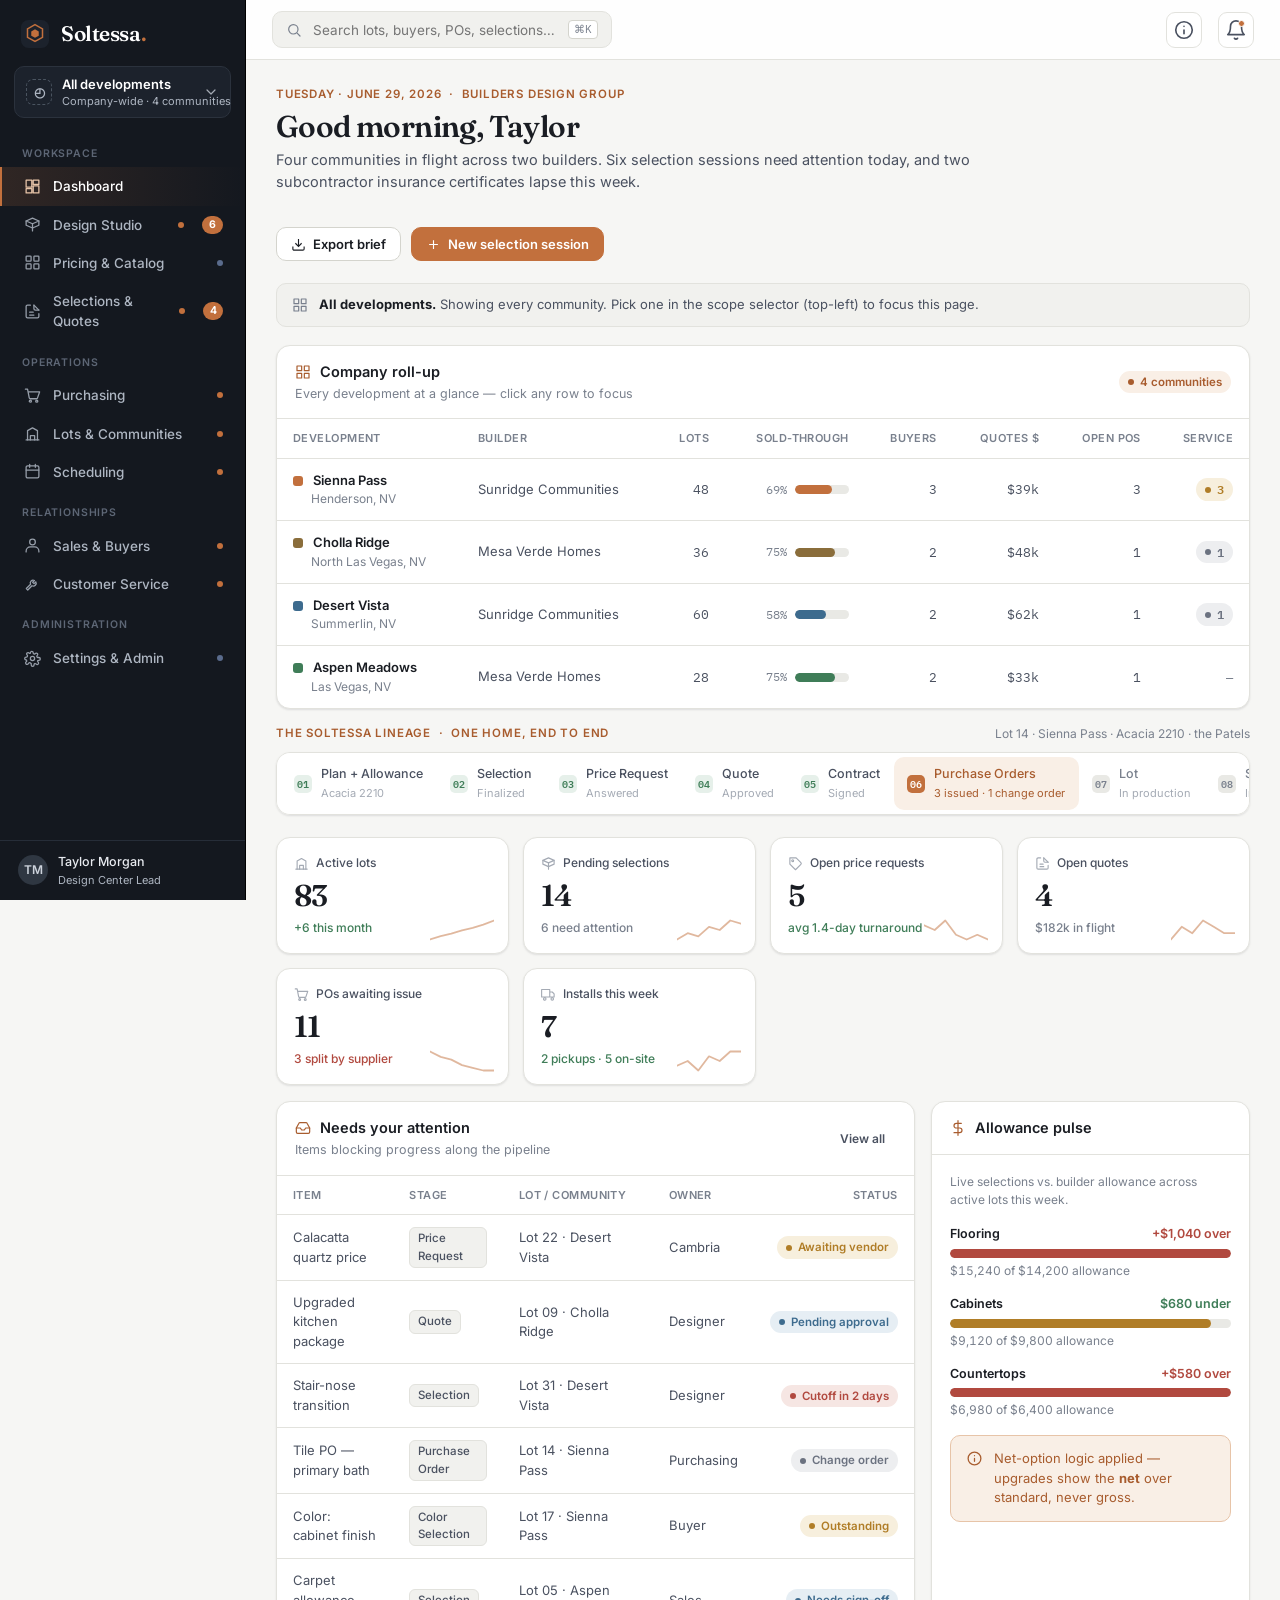
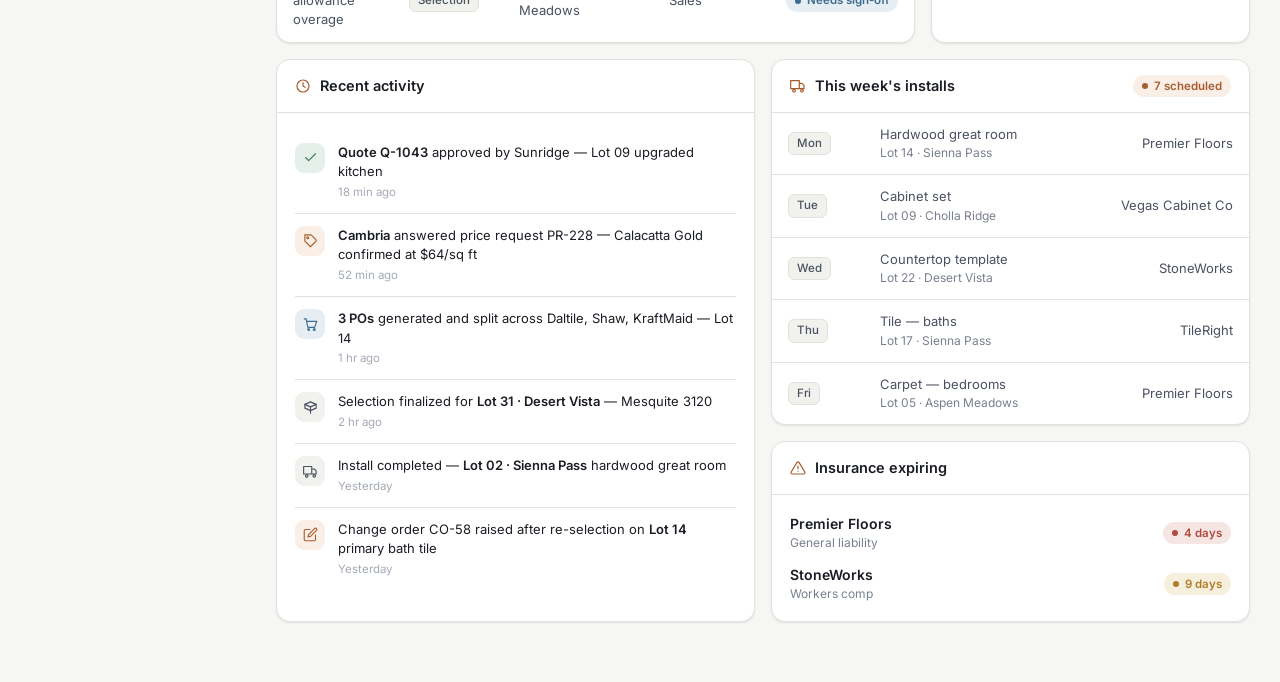
<file: index.html>
<!DOCTYPE html>
<html lang="en">
<head>
<meta charset="utf-8" />
<meta name="viewport" content="width=device-width, initial-scale=1" />
<title>Dashboard · Soltessa</title>
<link rel="preconnect" href="https://fonts.googleapis.com">
<link rel="preconnect" href="https://fonts.gstatic.com" crossorigin>
<link href="https://fonts.googleapis.com/css2?family=Fraunces:opsz,wght@9..144,500;9..144,600;9..144,700&family=Inter:wght@400;500;600;700&family=IBM+Plex+Mono:wght@400;500;600&display=swap" rel="stylesheet">
<link rel="stylesheet" href="assets/css/app.css">
</head>
<body>
<div id="app" data-page="dashboard"></div>
<div class="drawer-scrim" id="scrim"></div>

<template id="page">
  <div class="page-head">
    <div class="page-head-row">
      <div>
        <div class="eyebrow" id="dashEyebrow">Tuesday · June 29, 2026 &nbsp;·&nbsp; Builders Design Group</div>
        <h1 class="page-title">Good morning, Taylor</h1>
        <p class="page-sub" id="dashSub">Four communities in flight across two builders. Six selection sessions need attention today, and two subcontractor insurance certificates lapse this week.</p>
      </div>
      <div class="flex gap-10">
        <button class="btn"><svg viewBox="0 0 24 24" width="15" height="15" fill="none" stroke="currentColor" stroke-width="1.8"><path d="M21 15v4a2 2 0 0 1-2 2H5a2 2 0 0 1-2-2v-4"/><path d="M7 10l5 5 5-5M12 15V3"/></svg>Export brief</button>
        <button class="btn primary"><svg viewBox="0 0 24 24" width="15" height="15" fill="none" stroke="currentColor" stroke-width="1.8"><path d="M12 5v14M5 12h14"/></svg>New selection session</button>
      </div>
    </div>
  </div>

  <div data-scopebar="scoped"></div>

  <!-- Company roll-up (All-developments view only) -->
  <div id="rollup"></div>

  <!-- Signature: the data lineage rail -->
  <div style="margin-bottom:22px">
    <div class="flex items-center between mb-16" style="margin-bottom:9px">
      <div class="eyebrow" style="margin:0">The Soltessa lineage &nbsp;·&nbsp; one home, end to end</div>
      <span class="muted fs-12">Lot 14 · Sienna Pass · Acacia 2210 · the Patels</span>
    </div>
    <div class="lineage" id="lineage"></div>
  </div>

  <!-- KPIs -->
  <div class="kpi-grid mb-16" id="kpis"></div>

  <div class="grid grid-2-1 mb-16">
    <!-- Attention queue -->
    <div class="card">
      <div class="card-head">
        <div>
          <div class="card-title">${ICON_inbox} Needs your attention</div>
          <div class="card-sub">Items blocking progress along the pipeline</div>
        </div>
        <a class="btn sm ghost" href="quotes.html">View all</a>
      </div>
      <div class="card-body flush">
        <div class="tbl-wrap">
          <table class="tbl tbl-clickable">
            <thead><tr><th>Item</th><th>Stage</th><th>Lot / Community</th><th>Owner</th><th class="right">Status</th></tr></thead>
            <tbody id="attn"></tbody>
          </table>
        </div>
      </div>
    </div>

    <!-- Allowance pulse -->
    <div class="card">
      <div class="card-head">
        <div class="card-title">${ICON_dollar} Allowance pulse</div>
      </div>
      <div class="card-body">
        <p class="muted fs-12" style="margin:0 0 16px">Live selections vs. builder allowance across active lots this week.</p>
        <div id="allow"></div>
        <div class="notice accent mt-16">
          ${ICON_info}
          <div>Net-option logic applied — upgrades show the <b>net</b> over standard, never gross.</div>
        </div>
      </div>
    </div>
  </div>

  <div class="grid grid-2">
    <!-- Activity feed -->
    <div class="card">
      <div class="card-head"><div class="card-title">${ICON_clock} Recent activity</div></div>
      <div class="card-body">
        <div class="feed" id="feed"></div>
      </div>
    </div>

    <!-- This week installs + expiring insurance -->
    <div class="stack gap-16">
      <div class="card">
        <div class="card-head"><div class="card-title">${ICON_truck} This week's installs</div><span class="badge accent"><span class="d"></span>7 scheduled</span></div>
        <div class="card-body flush">
          <div class="tbl-wrap"><table class="tbl"><tbody id="installs"></tbody></table></div>
        </div>
      </div>
      <div class="card">
        <div class="card-head"><div class="card-title">${ICON_alert} Insurance expiring</div></div>
        <div class="card-body">
          <div class="stack gap-12" id="insurance"></div>
        </div>
      </div>
    </div>
  </div>
</template>

<script src="assets/data/demo.js"></script>
<script src="assets/js/app.js"></script>
<script>
  // inline icon placeholders resolved before mount
  const S = window.Soltessa;
  document.getElementById('page').innerHTML = document.getElementById('page').innerHTML
    .replaceAll('${ICON_inbox}', S.icon('inbox'))
    .replaceAll('${ICON_dollar}', S.icon('dollar'))
    .replaceAll('${ICON_info}', S.icon('info'))
    .replaceAll('${ICON_clock}', S.icon('clock'))
    .replaceAll('${ICON_truck}', S.icon('truck'))
    .replaceAll('${ICON_alert}', S.icon('alert'));

  S.mount({ active: 'dashboard' });

  // ---- scope-aware dashboard (two altitudes) ----
  const SC = S.scope();
  const commName = SC.isAll ? null : SC.dev.name;
  if (!SC.isAll) {
    document.getElementById('dashEyebrow').innerHTML = `Tuesday · June 29, 2026 &nbsp;·&nbsp; ${SC.dev.name} · ${SC.dev.builder}`;
    const b = DEMO.byComm(DEMO.buyers, commName);
    const open = DEMO.byComm(DEMO.priceRequests, commName).filter(p=>p.status==='Awaiting').length;
    document.getElementById('dashSub').textContent = `${SC.dev.lots} lots in ${SC.dev.name}. ${b.length} active buyers, ${open} open price request${open===1?'':'s'}. Focused view — switch scope to see the whole company.`;
  } else {
    // Company command center: per-development roll-up
    const rows = DEMO.communities.map(c => {
      const buyers = DEMO.byComm(DEMO.buyers, c.name).length;
      const q = DEMO.byComm(DEMO.quotes, c.name).reduce((s,x)=>s+x.amount,0);
      const pos = DEMO.byComm(DEMO.pos, c.name).length;
      const tickets = DEMO.byComm(DEMO.serviceTickets, c.name).length;
      const sold = c.status.sold + c.status.production + c.status.closed;
      const pct = Math.round((sold / c.lots) * 100);
      return { c, buyers, q, pos, tickets, sold, pct };
    });
    document.getElementById('rollup').innerHTML = `
      <div class="card mb-16">
        <div class="card-head"><div><div class="card-title">${S.icon('grid')} Company roll-up</div><div class="card-sub">Every development at a glance — click any row to focus</div></div><span class="badge accent"><span class="d"></span>${DEMO.communities.length} communities</span></div>
        <div class="card-body flush"><div class="tbl-wrap"><table class="tbl tbl-clickable">
          <thead><tr><th>Development</th><th>Builder</th><th class="right">Lots</th><th class="right">Sold-through</th><th class="right">Buyers</th><th class="right">Quotes $</th><th class="right">Open POs</th><th class="right">Service</th></tr></thead>
          <tbody>${rows.map(r=>`<tr data-dev="${r.c.id}">
            <td><div class="cell-lead"><span class="lot-cell ${''}" style="width:10px;height:10px;background:${r.c.accent};border-radius:3px"></span><span class="primary">${r.c.name}</span></div><div class="muted" style="margin-left:18px">${r.c.city}</div></td>
            <td class="muted">${r.c.builder}</td>
            <td class="num right tnum">${r.c.lots}</td>
            <td class="num right"><div class="flex items-center gap-8" style="justify-content:flex-end"><span class="tnum muted">${r.pct}%</span><div class="allow-track" style="width:54px"><div class="allow-fill" style="width:${r.pct}%;background:${r.c.accent}"></div></div></div></td>
            <td class="num right tnum">${r.buyers}</td>
            <td class="num right tnum">$${Math.round(r.q/1000)}k</td>
            <td class="num right tnum">${r.pos}</td>
            <td class="num right">${r.tickets?`<span class="badge ${r.tickets>1?'warn':'neutral'}"><span class="d"></span>${r.tickets}</span>`:'<span class="muted">—</span>'}</td>
          </tr>`).join('')}</tbody>
        </table></div></div>
      </div>`;
    S.resolveIcons(document.getElementById('rollup'));
    document.querySelectorAll('#rollup tr[data-dev]').forEach(tr => tr.addEventListener('click', () => {
      try { sessionStorage.setItem('soltessa.scope', tr.dataset.dev); } catch(e){}
      location.reload();
    }));
  }

  // ---- lineage rail ----
  const steps = [
    { n: '01', label: 'Plan + Allowance', state: 'Acacia 2210', cls: 'done' },
    { n: '02', label: 'Selection', state: 'Finalized', cls: 'done' },
    { n: '03', label: 'Price Request', state: 'Answered', cls: 'done' },
    { n: '04', label: 'Quote', state: 'Approved', cls: 'done' },
    { n: '05', label: 'Contract', state: 'Signed', cls: 'done' },
    { n: '06', label: 'Purchase Orders', state: '3 issued · 1 change order', cls: 'current' },
    { n: '07', label: 'Lot', state: 'In production', cls: '' },
    { n: '08', label: 'Schedule', state: 'Install Aug 12', cls: '' },
    { n: '09', label: 'Service', state: '—', cls: '' },
  ];
  document.getElementById('lineage').innerHTML = steps.map((s, i) => {
    const sep = i < steps.length - 1 ? `<span class="lineage-sep">${S.icon('chevronR')}</span>` : '';
    return `<div class="lineage-step ${s.cls}">
      <span class="ls-num">${s.n}</span>
      <span><span class="ls-label">${s.label}</span><br><span class="ls-state">${s.state}</span></span>
    </div>${sep}`;
  }).join('');

  // ---- KPIs ----
  const kpis = [
    { label: 'Active lots', icon: 'lots', value: '83', delta: '+6 this month', d: 'up', s: [60,64,67,71,74,78,83] },
    { label: 'Pending selections', icon: 'studio', value: '14', delta: '6 need attention', d: 'flat', s: [9,11,10,13,12,15,14] },
    { label: 'Open price requests', icon: 'tag', value: '5', delta: 'avg 1.4-day turnaround', d: 'up', s: [8,7,9,6,5,6,5] },
    { label: 'Open quotes', icon: 'quotes', value: '4', delta: '$182k in flight', d: 'flat', s: [3,5,4,6,5,4,4] },
    { label: 'POs awaiting issue', icon: 'purchasing', value: '11', delta: '3 split by supplier', d: 'down', s: [18,16,15,13,12,11,11] },
    { label: 'Installs this week', icon: 'truck', value: '7', delta: '2 pickups · 5 on-site', d: 'up', s: [4,5,3,6,5,7,7] },
  ];
  document.getElementById('kpis').innerHTML = kpis.map(k => `
    <div class="kpi">
      <div class="kpi-label">${S.icon(k.icon)} ${k.label}</div>
      <div class="kpi-value">${k.value}</div>
      <div class="kpi-delta ${k.d}">${k.delta}</div>
      ${S.spark(k.s)}
    </div>`).join('');

  // ---- attention queue ----
  const attn = [
    ['Calacatta quartz price', 'Price Request', 'Lot 22 · Desert Vista', 'Cambria', '<span class="badge warn"><span class="d"></span>Awaiting vendor</span>'],
    ['Upgraded kitchen package', 'Quote', 'Lot 09 · Cholla Ridge', 'Designer', '<span class="badge info"><span class="d"></span>Pending approval</span>'],
    ['Stair-nose transition', 'Selection', 'Lot 31 · Desert Vista', 'Designer', '<span class="badge danger"><span class="d"></span>Cutoff in 2 days</span>'],
    ['Tile PO — primary bath', 'Purchase Order', 'Lot 14 · Sienna Pass', 'Purchasing', '<span class="badge neutral"><span class="d"></span>Change order</span>'],
    ['Color: cabinet finish', 'Color Selection', 'Lot 17 · Sienna Pass', 'Buyer', '<span class="badge warn"><span class="d"></span>Outstanding</span>'],
    ['Carpet allowance overage', 'Selection', 'Lot 05 · Aspen Meadows', 'Sales', '<span class="badge info"><span class="d"></span>Needs sign-off</span>'],
  ];
  const attnShown = commName ? attn.filter(r => r[2].includes(commName)) : attn;
  document.getElementById('attn').innerHTML = (attnShown.length ? attnShown : attn).map(r => `
    <tr><td class="primary">${r[0]}</td><td><span class="tag">${r[1]}</span></td>
    <td>${r[2]}</td><td class="muted">${r[3]}</td><td class="right">${r[4]}</td></tr>`).join('');
  // keep attn reference aligned for click handlers
  window._attnShown = attnShown.length ? attnShown : attn;

  // ---- allowance pulse ----
  const allow = [
    { cat: 'Flooring', used: 15240, cap: 14200 },
    { cat: 'Cabinets', used: 9120, cap: 9800 },
    { cat: 'Countertops', used: 6980, cap: 6400 },
  ];
  document.getElementById('allow').innerHTML = allow.map(a => {
    const pct = Math.min(100, (a.used / a.cap) * 100);
    const over = a.used > a.cap;
    const warn = !over && pct > 88;
    const delta = a.used - a.cap;
    const cls = over ? 'over' : (warn ? 'warn' : '');
    const dtxt = over ? `+$${delta.toLocaleString()} over` : `$${Math.abs(delta).toLocaleString()} under`;
    return `<div style="margin-bottom:15px">
      <div class="allow-row"><span class="cat">${a.cat}</span>
        <span class="delta ${over?'over':'under'}">${dtxt}</span></div>
      <div class="allow-track"><div class="allow-fill ${cls}" style="width:${pct}%"></div></div>
      <div class="muted fs-12 tnum" style="margin-top:4px">$${a.used.toLocaleString()} of $${a.cap.toLocaleString()} allowance</div>
    </div>`;
  }).join('');

  // ---- feed ----
  const feed = [
    ['ok', 'check', '<b>Quote Q-1043</b> approved by Sunridge — Lot 09 upgraded kitchen', '18 min ago'],
    ['accent', 'tag', '<b>Cambria</b> answered price request PR-228 — Calacatta Gold confirmed at $64/sq ft', '52 min ago'],
    ['info', 'purchasing', '<b>3 POs</b> generated and split across Daltile, Shaw, KraftMaid — Lot 14', '1 hr ago'],
    ['', 'studio', 'Selection finalized for <b>Lot 31 · Desert Vista</b> — Mesquite 3120', '2 hr ago'],
    ['', 'truck', 'Install completed — <b>Lot 02 · Sienna Pass</b> hardwood great room', 'Yesterday'],
    ['accent', 'edit', 'Change order CO-58 raised after re-selection on <b>Lot 14</b> primary bath tile', 'Yesterday'],
  ];
  document.getElementById('feed').innerHTML = feed.map(f => `
    <div class="feed-item">
      <div class="feed-dot ${f[0]}">${S.icon(f[1])}</div>
      <div class="feed-body"><div class="t">${f[2]}</div><div class="feed-time">${f[3]}</div></div>
    </div>`).join('');

  // ---- installs ----
  const installs = [
    ['Mon', 'Hardwood great room', 'Lot 14 · Sienna Pass', 'Premier Floors'],
    ['Tue', 'Cabinet set', 'Lot 09 · Cholla Ridge', 'Vegas Cabinet Co'],
    ['Wed', 'Countertop template', 'Lot 22 · Desert Vista', 'StoneWorks'],
    ['Thu', 'Tile — baths', 'Lot 17 · Sienna Pass', 'TileRight'],
    ['Fri', 'Carpet — bedrooms', 'Lot 05 · Aspen Meadows', 'Premier Floors'],
  ];
  document.getElementById('installs').innerHTML = installs.map(r => `
    <tr><td><span class="tag">${r[0]}</span></td><td class="primary">${r[1]}<div class="muted">${r[2]}</div></td>
    <td class="muted right">${r[3]}</td></tr>`).join('');

  // ---- insurance ----
  const ins = [
    { name: 'Premier Floors', type: 'General liability', days: 4, cls: 'danger' },
    { name: 'StoneWorks', type: 'Workers comp', days: 9, cls: 'warn' },
  ];
  document.getElementById('insurance').innerHTML = ins.map(i => `
    <div class="flex items-center between ins-row" data-ins="${i.name}" style="cursor:pointer">
      <div><div class="fw-600">${i.name}</div><div class="muted fs-12">${i.type}</div></div>
      <span class="badge ${i.cls}"><span class="d"></span>${i.days} days</span>
    </div>`).join('');

  // ============ INTERACTIVITY ============
  const hdrBtns = document.querySelectorAll('.page-head .btn');
  // Export brief
  hdrBtns[0].addEventListener('click', () => {
    S.modal({
      eyebrow: 'Dashboard', title: 'Export daily brief',
      body: `<p class="modal-intro">Generate a PDF snapshot of today's pipeline status, attention items, installs, and allowance pulse for the active development.</p>
        <div class="form-grid">
          <label class="field"><span class="field-lbl">Format</span><select data-field="fmt"><option>PDF</option><option>Excel</option><option>Email summary</option></select></label>
          <label class="field"><span class="field-lbl">Scope</span><select data-field="scope"><option>Active development</option><option>All developments</option></select></label>
          <label class="field span-2"><span class="field-lbl">Include</span>
            <div class="chip-set" data-field="incl"><button class="chip-toggle on" data-val="KPIs">KPIs</button><button class="chip-toggle on" data-val="Attention queue">Attention queue</button><button class="chip-toggle on" data-val="Installs">Installs</button><button class="chip-toggle" data-val="Activity log">Activity log</button></div></label>
        </div>`,
      actions: [{ label: 'Cancel', kind: 'ghost' }, { label: 'Generate', kind: 'primary', icon: 'download', onClick: () => S.toast('Daily brief generated — download started (demo).') }],
    });
  });
  // New selection session
  hdrBtns[1].addEventListener('click', () => newSessionModal());
  function newSessionModal() {
    S.modal({
      eyebrow: 'Design Studio', title: 'Start a new selection session',
      body: `<p class="modal-intro">Open a buyer's finish-selection session against a plan and lot. Quantities auto-fill from plan dimensions.</p>
        <div class="form-grid">
          <label class="field"><span class="field-lbl">Buyer name</span><input data-field="buyer" placeholder="e.g. Jordan & Casey Lee" /></label>
          <label class="field"><span class="field-lbl">Lot</span><input data-field="lot" placeholder="e.g. Lot 27" /></label>
          <label class="field"><span class="field-lbl">Plan</span><select data-field="plan">${DEMO.plans.map(p => `<option>${p.name}</option>`).join('')}</select></label>
          <label class="field"><span class="field-lbl">Designer</span><select data-field="designer"><option>Taylor Morgan</option><option>Dana Reyes</option></select></label>
        </div>`,
      actions: [{ label: 'Cancel', kind: 'ghost' }, { label: 'Open session', kind: 'primary', icon: 'studio', onClick: (m) => {
        const f = S.readForm(m); S.toast(`Session opened for ${f.buyer || 'new buyer'} · ${f.plan}. Redirecting…`);
        setTimeout(() => location.href = 'design-studio.html', 900);
      } }],
    });
  }

  // Lineage steps → drawer with stage detail
  const stageDetail = {
    'Plan + Allowance': 'Acacia 2210 · 2,210 sq ft · 3 bd / 2.5 ba. Allowances: Flooring $14,200 · Cabinets $9,800 · Countertops $6,400.',
    'Selection': 'Finalized Jun 24 by Taylor Morgan. 9 line items across 8 rooms. Net over allowance: +$1,040.',
    'Price Request': 'PR-228 (Cambria · Calacatta Gold) answered at $64/sq ft, 1.4-day turnaround.',
    'Quote': 'Q-1043 issued $182k, approved by Sunridge Jun 26. Valid through Jul 26.',
    'Contract': 'Buyer selection contract signed Jun 27. Option Selection Agreement on file.',
    'Purchase Orders': '3 POs issued (Daltile, Shaw, KraftMaid). 1 change order (CO-58, +$312) pending.',
    'Lot': 'Lot 14 · Sienna Pass. In production. Plan Acacia 2210. Lot premium $18,000.',
    'Schedule': 'Hardwood great-room install Aug 12 · Premier Floors. Cabinet rough-in cutoff Jul 5.',
    'Service': 'No post-close service record yet — home is pre-close.',
  };
  document.querySelectorAll('#lineage .lineage-step').forEach(step => {
    step.style.cursor = 'pointer';
    step.addEventListener('click', () => {
      const label = step.querySelector('.ls-label').textContent;
      S.drawer({ eyebrow: 'Lineage · Lot 14 · Sienna Pass', title: label,
        body: `<div class="lineage condensed mb-16">${steps.map(s => `<div class="lineage-step ${s.label===label?'current':(s.cls==='done'?'done':'')}"><span class="ls-num">${s.cls==='done'&&s.label!==label?S.icon('check'):s.n}</span><span class="ls-label">${s.label}</span></div>`).join('<span class="lineage-sep"></span>')}</div>
          <p class="fs-13" style="line-height:1.65;color:var(--ink-2)">${stageDetail[label] || ''}</p>
          <div class="flex gap-8 mt-16"><button class="btn primary sm" data-toast="Opening full record (demo).">Open full record</button><button class="btn ghost sm" data-drawer-close>Close</button></div>` });
    });
  });

  // KPI cards → jump to relevant module
  const kpiTargets = ['lots.html','design-studio.html','quotes.html','quotes.html','purchasing.html','scheduling.html'];
  document.querySelectorAll('#kpis .kpi').forEach((card, i) => {
    card.style.cursor = 'pointer';
    card.addEventListener('click', () => location.href = kpiTargets[i]);
  });

  // Attention rows → contextual modal routed by stage
  const stageRoute = { 'Price Request':'quotes.html', 'Quote':'quotes.html', 'Selection':'design-studio.html', 'Purchase Order':'purchasing.html', 'Color Selection':'design-studio.html' };
  document.querySelectorAll('#attn tr').forEach((tr, i) => {
    tr.addEventListener('click', () => {
      const r = (window._attnShown || attn)[i];
      S.modal({ eyebrow: r[1] + ' · ' + r[2], title: r[0], size: 'sm',
        body: `<div class="meta-list">
          <div class="ml-row"><span class="ml-k">Stage</span><span class="ml-v"><span class="tag">${r[1]}</span></span></div>
          <div class="ml-row"><span class="ml-k">Lot / Community</span><span class="ml-v">${r[2]}</span></div>
          <div class="ml-row"><span class="ml-k">Owner</span><span class="ml-v">${r[3]}</span></div>
          <div class="ml-row"><span class="ml-k">Status</span><span class="ml-v">${r[4]}</span></div>
        </div>`,
        actions: [{ label: 'Dismiss', kind: 'ghost' }, { label: 'Go to ' + r[1], kind: 'primary', icon: 'arrowR', onClick: () => location.href = (stageRoute[r[1]] || 'lots.html') }] });
    });
  });

  // Feed + install rows → toast acknowledgement
  document.querySelectorAll('#feed .feed-item').forEach((el, i) => { el.style.cursor='pointer'; el.addEventListener('click', () => S.toast('Activity: ' + feed[i][2].replace(/<[^>]+>/g,''))); });
  document.querySelectorAll('#installs tr').forEach((tr, i) => { tr.style.cursor='pointer'; tr.classList.add('tbl-clickable'); tr.addEventListener('click', () => location.href='scheduling.html'); });

  // Insurance rows → modal
  document.querySelectorAll('.ins-row').forEach((row, i) => row.addEventListener('click', () => {
    const x = ins[i];
    S.confirmAction({ eyebrow:'Supplier compliance', title: x.name + ' — ' + x.type, icon:'send',
      message: `${x.type} certificate lapses in ${x.days} days. Send a renewal-request reminder to ${x.name}?`,
      confirmLabel: 'Send reminder', onConfirm: () => S.toast('Renewal reminder sent to ' + x.name + ' (demo).') });
  }));

  // "View all" already links to quotes.html via href — leave as-is.
</script>
</body>
</html>
</file>
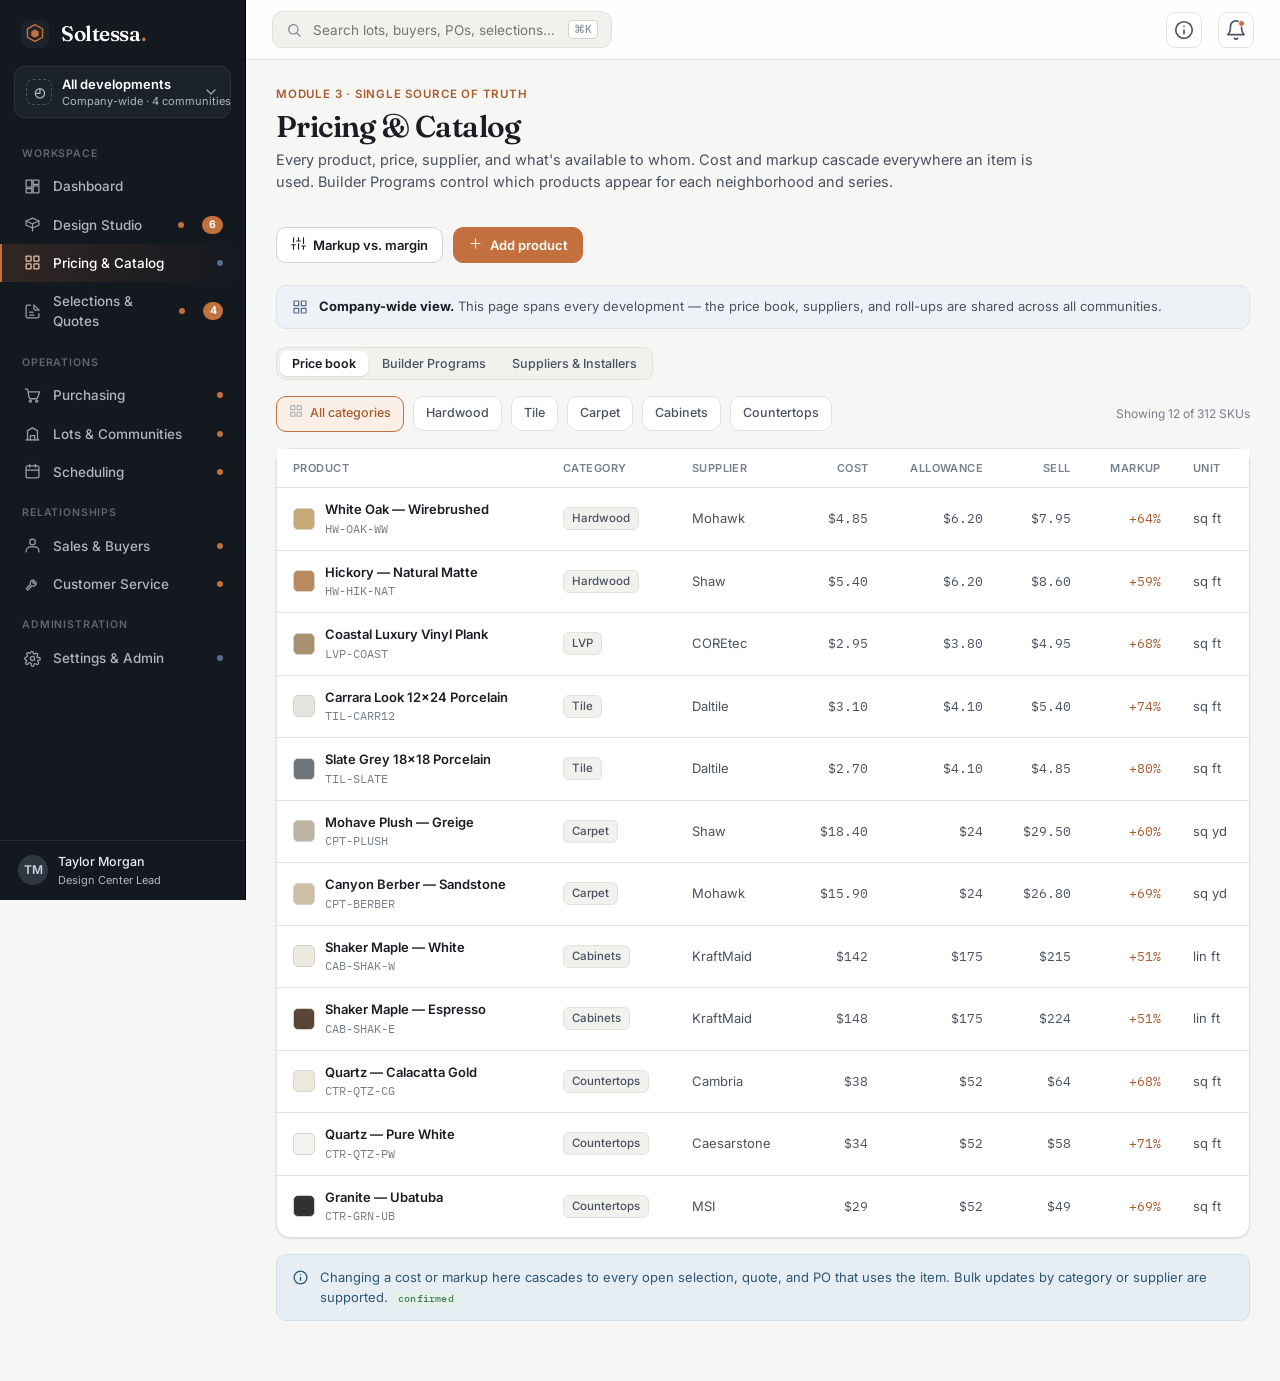
<file: catalog.html>
<!DOCTYPE html>
<html lang="en">
<head>
<meta charset="utf-8" />
<meta name="viewport" content="width=device-width, initial-scale=1" />
<title>Pricing & Catalog · Soltessa</title>
<link rel="preconnect" href="https://fonts.googleapis.com"><link rel="preconnect" href="https://fonts.gstatic.com" crossorigin>
<link href="https://fonts.googleapis.com/css2?family=Fraunces:opsz,wght@9..144,500;9..144,600;9..144,700&family=Inter:wght@400;500;600;700&family=IBM+Plex+Mono:wght@400;500;600&display=swap" rel="stylesheet">
<link rel="stylesheet" href="assets/css/app.css">
</head>
<body>
<div id="app" data-page="catalog"></div>
<div class="drawer-scrim" id="scrim"></div>

<template id="page">
  <div class="page-head">
    <div class="page-head-row">
      <div>
        <div class="eyebrow">Module 3 · Single source of truth</div>
        <h1 class="page-title">Pricing & Catalog</h1>
        <p class="page-sub">Every product, price, supplier, and what's available to whom. Cost and markup cascade everywhere an item is used. Builder Programs control which products appear for each neighborhood and series.</p>
      </div>
      <div class="flex gap-10">
        <button class="btn"><span data-ic="sliders"></span>Markup vs. margin</button>
        <button class="btn primary"><span data-ic="plus"></span>Add product</button>
      </div>
    </div>
  </div>

  <div data-scopebar="company"></div>

  <div class="seg mb-16" id="tabs">
    <button class="active" data-tab="catalog">Price book</button>
    <button data-tab="programs">Builder Programs</button>
    <button data-tab="suppliers">Suppliers & Installers</button>
  </div>

  <!-- PRICE BOOK -->
  <div data-panel="catalog">
    <div class="filterbar" data-target="#cat" data-filter-scope>
      <span class="fchip active" data-match="all"><span data-ic="grid"></span>All categories</span>
      <span class="fchip" data-match="Hardwood">Hardwood</span><span class="fchip" data-match="Tile">Tile</span><span class="fchip" data-match="Carpet">Carpet</span>
      <span class="fchip" data-match="Cabinets">Cabinets</span><span class="fchip" data-match="Countertops">Countertops</span>
      <span style="flex:1"></span>
      <span class="muted fs-12">Showing 12 of 312 SKUs</span>
    </div>
    <div class="card">
      <div class="card-body flush">
        <div class="tbl-wrap"><table class="tbl tbl-clickable">
          <thead><tr><th>Product</th><th>Category</th><th>Supplier</th><th class="right">Cost</th><th class="right">Allowance</th><th class="right">Sell</th><th class="right">Markup</th><th>Unit</th></tr></thead>
          <tbody id="cat"></tbody>
        </table></div>
      </div>
    </div>
    <div class="notice info mt-16"><span data-ic="info"></span><div>Changing a cost or markup here cascades to every open selection, quote, and PO that uses the item. Bulk updates by category or supplier are supported. <span class="prov conf">confirmed</span></div></div>
  </div>

  <!-- BUILDER PROGRAMS -->
  <div data-panel="programs" style="display:none">
    <div class="notice accent mb-16"><span data-ic="info"></span><div><b>Builder Programs</b> are an availability matrix — they define which catalog items and program prices are offered by neighborhood and series, and carry the cutoff rules that filter what a buyer sees in Design Studio. <span class="prov boss">BOSS</span></div></div>
    <div class="card">
      <div class="card-head"><div class="card-title"><span data-ic="catalog"></span>Availability matrix — Sunridge Standard Program</div><span class="badge ok"><span class="d"></span>Active</span></div>
      <div class="card-body flush">
        <div class="tbl-wrap"><table class="tbl">
          <thead><tr><th>Product</th><th class="right">Sienna Pass<br><span class="muted" style="font-weight:400">Acacia / Sabino</span></th><th class="right">Desert Vista<br><span class="muted" style="font-weight:400">Mesquite</span></th><th class="right">Program price</th></tr></thead>
          <tbody id="prog"></tbody>
        </table></div>
      </div>
    </div>
  </div>

  <!-- SUPPLIERS -->
  <div data-panel="suppliers" style="display:none">
    <div class="grid grid-2">
      <div class="card">
        <div class="card-head"><div class="card-title"><span data-ic="box"></span>Suppliers</div></div>
        <div class="card-body flush"><div class="tbl-wrap"><table class="tbl tbl-clickable">
          <thead><tr><th>Supplier</th><th>Terms</th><th>Insurance</th></tr></thead><tbody id="sup"></tbody>
        </table></div></div>
      </div>
      <div class="card">
        <div class="card-head"><div class="card-title"><span data-ic="users"></span>Installers / subcontractors</div></div>
        <div class="card-body flush"><div class="tbl-wrap"><table class="tbl tbl-clickable">
          <thead><tr><th>Crew</th><th>Categories</th><th class="right">Callback rate</th></tr></thead><tbody id="inst"></tbody>
        </table></div></div>
      </div>
    </div>
  </div>
</template>

<script src="assets/data/demo.js"></script>
<script src="assets/js/app.js"></script>
<script>
  const S = window.Soltessa;
  S.mount({ active: 'catalog' });
  const money = n => '$' + n.toLocaleString(undefined,{minimumFractionDigits:n%1?2:0,maximumFractionDigits:2});

  // price book
  document.getElementById('cat').innerHTML = DEMO.catalog.map(c => {
    const markup = Math.round(((c.sell - c.cost)/c.cost)*100);
    return `<tr>
      <td><div class="cell-lead"><span class="swatch swatch-sm" style="background:${c.color}"></span>
        <div><span class="primary">${c.name}</span><div class="muted t-mono">${c.sku}</div></div></div></td>
      <td><span class="tag">${c.cat}</span></td><td class="muted">${c.supplier}</td>
      <td class="num tnum">${money(c.cost)}</td><td class="num tnum muted">${money(c.allow)}</td>
      <td class="num tnum primary">${money(c.sell)}</td>
      <td class="num tnum" style="color:var(--accent-d)">+${markup}%</td>
      <td class="muted">${c.unit}</td></tr>`;
  }).join('');

  // programs availability
  const prog = [
    ['White Oak — Wirebrushed','✓','✓','$7.95 / sq ft'],
    ['Carrara Look Porcelain','✓','✓','$5.40 / sq ft'],
    ['Quartz — Calacatta Gold','✓','—','$64 / sq ft'],
    ['Shaker Maple — White','✓','✓','$215 / lin ft'],
    ['Granite — Ubatuba','—','✓','$49 / sq ft'],
    ['Mohave Plush Carpet','✓','✓','$29.50 / sq yd'],
  ];
  const mark = v => v==='✓' ? '<span class="badge ok"><span class="d"></span>Offered</span>' : '<span class="badge neutral">Not offered</span>';
  document.getElementById('prog').innerHTML = prog.map(p=>`
    <tr><td class="primary">${p[0]}</td><td class="right">${mark(p[1])}</td><td class="right">${mark(p[2])}</td><td class="num tnum primary">${p[3]}</td></tr>`).join('');

  // suppliers
  const sup = [
    ['Daltile','Net 30','<span class="badge ok"><span class="d"></span>Valid → 2027'],
    ['Mohawk','Net 45','<span class="badge ok"><span class="d"></span>Valid → 2026'],
    ['Shaw','Net 30','<span class="badge ok"><span class="d"></span>Valid → 2027'],
    ['Cambria','Net 30','<span class="badge ok"><span class="d"></span>Valid → 2026'],
    ['KraftMaid','Net 60','<span class="badge ok"><span class="d"></span>Valid → 2027'],
    ['MSI','Net 30','<span class="badge warn"><span class="d"></span>Renews 30 days'],
  ];
  document.getElementById('sup').innerHTML = sup.map(s=>`<tr><td class="primary">${s[0]}</td><td class="muted">${s[1]}</td><td>${s[2]}</span></td></tr>`).join('');

  const inst = [
    ['Premier Floors','Hardwood · Carpet · LVP','2.1%'],
    ['TileRight','Tile · Backsplash','1.4%'],
    ['Vegas Cabinet Co','Cabinets','3.8%'],
    ['StoneWorks','Countertops','0.9%'],
  ];
  document.getElementById('inst').innerHTML = inst.map(i=>{
    const r=parseFloat(i[2]); const cls=r>3?'danger':r>2?'warn':'ok';
    return `<tr><td class="primary">${i[0]}</td><td class="muted">${i[1]}</td><td class="right"><span class="badge ${cls}"><span class="d"></span>${i[2]}</span></td></tr>`;
  }).join('');

  // ============ INTERACTIVITY ============
  const hb = document.querySelectorAll('.page-head .btn');
  // Markup vs margin reference
  hb[0].addEventListener('click', () => S.modal({ eyebrow:'Pricing reference', title:'Markup vs. margin', size:'sm',
    body:`<p class="modal-intro">These are distinct calculations. Markup is over <b>cost</b>; margin is of <b>sell price</b>.</p>
      <div class="meta-list">
        <div class="ml-row"><span class="ml-k">Cost</span><span class="ml-v t-mono">$4.85</span></div>
        <div class="ml-row"><span class="ml-k">Sell</span><span class="ml-v t-mono">$7.95</span></div>
        <div class="ml-row"><span class="ml-k">Markup (over cost)</span><span class="ml-v t-mono" style="color:var(--accent-d)">+63.9%</span></div>
        <div class="ml-row"><span class="ml-k">Margin (of sell)</span><span class="ml-v t-mono" style="color:var(--ok)">39.0%</span></div>
      </div>` }));
  // Add product
  hb[1].addEventListener('click', () => S.modal({ eyebrow:'Price book', title:'Add product',
    body:`<div class="form-grid">
      <label class="field span-2"><span class="field-lbl">Product name</span><input data-field="name" placeholder="e.g. European Oak — Matte"/></label>
      <label class="field"><span class="field-lbl">Category</span><select data-field="cat"><option>Hardwood</option><option>Tile</option><option>Carpet</option><option>LVP</option><option>Cabinets</option><option>Countertops</option></select></label>
      <label class="field"><span class="field-lbl">Supplier</span><input data-field="sup" placeholder="e.g. Mohawk"/></label>
      <label class="field"><span class="field-lbl">Cost</span><input data-field="cost" type="number" placeholder="4.85"/></label>
      <label class="field"><span class="field-lbl">Sell</span><input data-field="sell" type="number" placeholder="7.95"/></label>
      <label class="field"><span class="field-lbl">Unit</span><select data-field="unit"><option>sq ft</option><option>sq yd</option><option>lin ft</option><option>unit</option></select></label>
      <label class="field"><span class="field-lbl">Allowance value</span><input data-field="allow" type="number" placeholder="6.20"/></label>
    </div>`,
    actions:[{label:'Cancel',kind:'ghost'},{label:'Add to price book',kind:'primary',icon:'plus',onClick:(m)=>{const f=S.readForm(m);S.toast(`“${f.name||'New product'}” added to the price book (demo).`);}}] }));

  // price-book rows → edit price
  document.querySelectorAll('#cat tr').forEach((tr,i)=>tr.addEventListener('click',()=>{
    const c = DEMO.catalog[i];
    S.modal({ eyebrow:`${c.sku} · ${c.cat}`, title:c.name,
      body:`<p class="modal-intro">Edit pricing. Changes cascade to every open selection, quote, and PO using this item.</p>
        <div class="form-grid">
          <label class="field"><span class="field-lbl">Cost (${c.unit})</span><input data-field="cost" type="number" value="${c.cost}"/></label>
          <label class="field"><span class="field-lbl">Allowance value</span><input data-field="allow" type="number" value="${c.allow}"/></label>
          <label class="field"><span class="field-lbl">Sell price</span><input data-field="sell" type="number" value="${c.sell}"/></label>
          <label class="field"><span class="field-lbl">Supplier</span><input data-field="sup" value="${c.supplier}"/></label>
        </div>
        <div class="notice info mt-16"><span data-ic="info"></span><div>Current markup over cost: <b>+${Math.round(((c.sell-c.cost)/c.cost)*100)}%</b>.</div></div>`,
      actions:[{label:'Cancel',kind:'ghost'},{label:'Save & cascade',kind:'primary',icon:'check',onClick:()=>S.toast(`${c.name} pricing updated — cascaded to all open records (demo).`)}] });
  }));

  // program rows → toggle availability
  document.querySelectorAll('#prog tr').forEach((tr,i)=>{ tr.classList.add('tbl-clickable'); tr.addEventListener('click',()=>{
    const p = prog[i];
    S.modal({ eyebrow:'Builder program · availability', title:p[0], size:'sm',
      body:`<p class="modal-intro">Toggle which neighborhoods offer this product and set program price.</p>
        <div class="form-grid">
          <div class="field span-2"><span class="field-lbl">Offered in</span><div class="chip-set" data-field="hoods"><button class="chip-toggle ${p[1]==='✓'?'on':''}" data-val="Sienna Pass">Sienna Pass</button><button class="chip-toggle ${p[2]==='✓'?'on':''}" data-val="Desert Vista">Desert Vista</button><button class="chip-toggle" data-val="Cholla Ridge">Cholla Ridge</button><button class="chip-toggle" data-val="Aspen Meadows">Aspen Meadows</button></div></div>
          <label class="field span-2"><span class="field-lbl">Program price</span><input data-field="price" value="${p[3]}"/></label>
        </div>`,
      actions:[{label:'Cancel',kind:'ghost'},{label:'Save program',kind:'primary',icon:'check',onClick:()=>S.toast(`Availability updated for ${p[0]} (demo).`)}] });
  });});

  // supplier rows → detail
  document.querySelectorAll('#sup tr').forEach((tr,i)=>tr.addEventListener('click',()=>{
    const s = sup[i];
    S.drawer({ eyebrow:'Supplier record', title:s[0], width:480,
      body:`<div class="meta-list mb-16">
        <div class="ml-row"><span class="ml-k">Payment terms</span><span class="ml-v">${s[1]}</span></div>
        <div class="ml-row"><span class="ml-k">Insurance</span><span class="ml-v">${s[2]}</span></div>
        <div class="ml-row"><span class="ml-k">Open POs</span><span class="ml-v t-mono">${2+i}</span></div>
        <div class="ml-row"><span class="ml-k">Spend YTD</span><span class="ml-v t-mono">$${(40+i*12).toLocaleString()}k</span></div>
      </div>
      <div class="flex gap-8"><button class="btn primary sm" data-toast="Insurance reminder sent (demo).">${S.icon('send')}Request COI</button><button class="btn ghost sm" data-drawer-close>Close</button></div>` });
  }));

  // installer rows → detail
  document.querySelectorAll('#inst tr').forEach((tr,i)=>tr.addEventListener('click',()=>{
    const x = inst[i];
    S.drawer({ eyebrow:'Installer / subcontractor', title:x[0], width:480,
      body:`<div class="meta-list mb-16">
        <div class="ml-row"><span class="ml-k">Categories</span><span class="ml-v">${x[1]}</span></div>
        <div class="ml-row"><span class="ml-k">Callback rate (90d)</span><span class="ml-v t-mono">${x[2]}</span></div>
        <div class="ml-row"><span class="ml-k">Jobs assigned</span><span class="ml-v t-mono">${18+i*6}</span></div>
        <div class="ml-row"><span class="ml-k">Avg close time</span><span class="ml-v t-mono">${(3.6+i).toFixed(1)}d</span></div>
      </div>
      <div class="notice ${parseFloat(x[2])>3?'warn':'info'}"><span data-ic="info"></span><div>Performance feeds bid awarding (Purchasing) and supplier records.</div></div>
      <div class="flex gap-8 mt-16"><button class="btn ghost sm" data-drawer-close>Close</button></div>` });
  }));

  // tabs
  document.querySelectorAll('#tabs button').forEach(b=>b.addEventListener('click',()=>{
    document.querySelectorAll('#tabs button').forEach(x=>x.classList.remove('active'));
    b.classList.add('active');
    const t=b.dataset.tab;
    document.querySelectorAll('[data-panel]').forEach(p=>p.style.display=p.dataset.panel===t?'':'none');
  }));
</script>
</body>
</html>
</file>
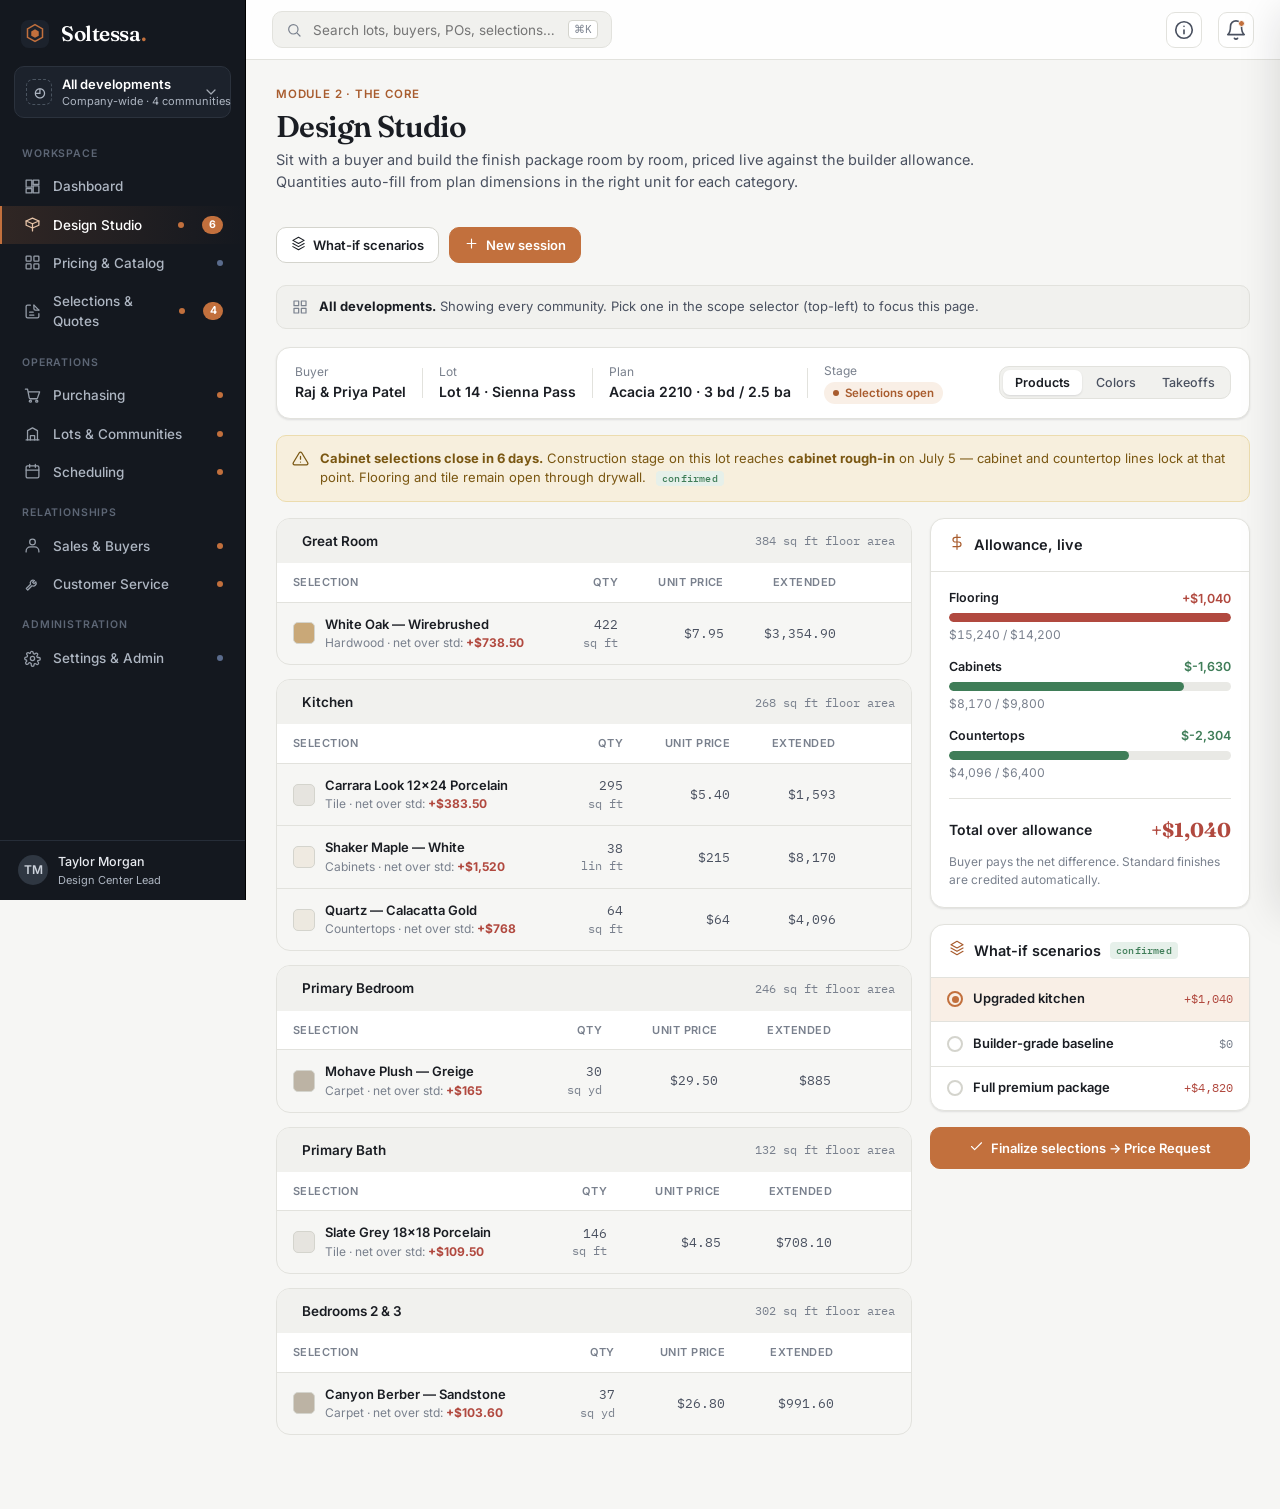
<file: design-studio.html>
<!DOCTYPE html>
<html lang="en">
<head>
<meta charset="utf-8" />
<meta name="viewport" content="width=device-width, initial-scale=1" />
<title>Design Studio · Soltessa</title>
<link rel="preconnect" href="https://fonts.googleapis.com">
<link rel="preconnect" href="https://fonts.gstatic.com" crossorigin>
<link href="https://fonts.googleapis.com/css2?family=Fraunces:opsz,wght@9..144,500;9..144,600;9..144,700&family=Inter:wght@400;500;600;700&family=IBM+Plex+Mono:wght@400;500;600&display=swap" rel="stylesheet">
<link rel="stylesheet" href="assets/css/app.css">
</head>
<body>
<div id="app" data-page="studio"></div>
<div class="drawer-scrim" id="scrim"></div>

<!-- Flooring calculator drawer -->
<div class="drawer" id="calcDrawer">
  <div class="drawer-head">
    <div>
      <div class="eyebrow" style="margin:0">Flooring calculator <span class="prov boss">BOSS</span></div>
      <h3 class="t-display" style="font-size:20px;margin-top:4px">Great Room — White Oak</h3>
    </div>
    <button class="top-action btn-icon" data-drawer-close aria-label="Close" data-ic="x"></button>
  </div>
  <div class="drawer-body" id="calcBody"></div>
</div>

<template id="page">
  <div class="page-head">
    <div class="page-head-row">
      <div>
        <div class="eyebrow">Module 2 · The core</div>
        <h1 class="page-title">Design Studio</h1>
        <p class="page-sub">Sit with a buyer and build the finish package room by room, priced live against the builder allowance. Quantities auto-fill from plan dimensions in the right unit for each category.</p>
      </div>
      <div class="flex gap-10">
        <button class="btn"><span data-ic="layers"></span>What-if scenarios</button>
        <button class="btn primary"><span data-ic="plus"></span>New session</button>
      </div>
    </div>
  </div>

  <div data-scopebar="scoped"></div>

  <!-- session context bar -->
  <div class="card mb-16">
    <div class="card-body" style="padding:14px 18px">
      <div class="flex items-center between wrap gap-16">
        <div class="flex items-center gap-16 wrap">
          <div>
            <div class="muted fs-12">Buyer</div>
            <div class="fw-600">Raj & Priya Patel</div>
          </div>
          <div style="width:1px;height:30px;background:var(--line)"></div>
          <div>
            <div class="muted fs-12">Lot</div>
            <div class="fw-600">Lot 14 · Sienna Pass</div>
          </div>
          <div style="width:1px;height:30px;background:var(--line)"></div>
          <div>
            <div class="muted fs-12">Plan</div>
            <div class="fw-600">Acacia 2210 · 3 bd / 2.5 ba</div>
          </div>
          <div style="width:1px;height:30px;background:var(--line)"></div>
          <div>
            <div class="muted fs-12">Stage</div>
            <div class="fw-600"><span class="badge accent"><span class="d"></span>Selections open</span></div>
          </div>
        </div>
        <div class="seg" id="studioTabs">
          <button class="active" data-tab="products">Products</button>
          <button data-tab="colors">Colors</button>
          <button data-tab="takeoffs">Takeoffs</button>
        </div>
      </div>
    </div>
  </div>

  <!-- cutoff notice -->
  <div class="notice warn mb-16">
    <span data-ic="alert"></span>
    <div><b>Cabinet selections close in 6 days.</b> Construction stage on this lot reaches <b>cabinet rough-in</b> on July 5 — cabinet and countertop lines lock at that point. Flooring and tile remain open through drywall. <span class="prov conf" style="margin-left:6px">confirmed</span></div>
  </div>

  <div class="studio">
    <!-- LEFT: room-by-room selection -->
    <div>
      <div data-panel="products"><div id="rooms"></div></div>
      <div data-panel="colors" style="display:none"><div id="colorsPanel"></div></div>
      <div data-panel="takeoffs" style="display:none"><div id="takeoffsPanel"></div></div>
    </div>

    <!-- RIGHT: live allowance panel -->
    <div class="stack gap-16" style="position:sticky;top:78px">
      <div class="card">
        <div class="card-head"><div class="card-title"><span data-ic="dollar"></span>Allowance, live</div></div>
        <div class="card-body">
          <div id="allowLive"></div>
          <div class="doc-rule"></div>
          <div class="flex items-center between">
            <span class="fw-600">Total over allowance</span>
            <span class="t-display fw-700" style="font-size:20px;color:var(--danger)">+$1,040</span>
          </div>
          <p class="muted fs-12" style="margin:8px 0 0">Buyer pays the net difference. Standard finishes are credited automatically.</p>
        </div>
      </div>

      <div class="card">
        <div class="card-head"><div class="card-title"><span data-ic="layers"></span>What-if scenarios <span class="prov conf">confirmed</span></div></div>
        <div class="card-body flush">
          <div id="scenarios"></div>
        </div>
      </div>

      <button class="btn primary" style="width:100%;padding:11px"><span data-ic="check"></span>Finalize selections → Price Request</button>
    </div>
  </div>
</template>

<script src="assets/data/demo.js"></script>
<script src="assets/js/app.js"></script>
<script>
  const S = window.Soltessa;
  S.mount({ active: 'studio' });

  // ---- rooms (room-by-room, per-category unit) ----
  // each room: products with auto-filled qty in correct UoM
  const rooms = [
    { name: 'Great Room', sqft: 384, locked: false, items: [
      { sel: 'White Oak — Wirebrushed', cat: 'Hardwood', unit: 'sq ft', qty: 422, price: 7.95, allowPrice: 6.20, std: 'Builder LVP', calc: true },
    ]},
    { name: 'Kitchen', sqft: 268, locked: false, items: [
      { sel: 'Carrara Look 12×24 Porcelain', cat: 'Tile', unit: 'sq ft', qty: 295, price: 5.40, allowPrice: 4.10, std: 'Builder tile', calc: true },
      { sel: 'Shaker Maple — White', cat: 'Cabinets', unit: 'lin ft', qty: 38, price: 215, allowPrice: 175, std: 'Oak builder', locked: true },
      { sel: 'Quartz — Calacatta Gold', cat: 'Countertops', unit: 'sq ft', qty: 64, price: 64, allowPrice: 52, std: 'Laminate', locked: true },
    ]},
    { name: 'Primary Bedroom', sqft: 246, locked: false, items: [
      { sel: 'Mohave Plush — Greige', cat: 'Carpet', unit: 'sq yd', qty: 30, price: 29.50, allowPrice: 24.00, std: 'Builder carpet', calc: true },
    ]},
    { name: 'Primary Bath', sqft: 132, locked: false, items: [
      { sel: 'Slate Grey 18×18 Porcelain', cat: 'Tile', unit: 'sq ft', qty: 146, price: 4.85, allowPrice: 4.10, std: 'Builder tile', calc: true },
    ]},
    { name: 'Bedrooms 2 & 3', sqft: 302, locked: false, items: [
      { sel: 'Canyon Berber — Sandstone', cat: 'Carpet', unit: 'sq yd', qty: 37, price: 26.80, allowPrice: 24.00, std: 'Builder carpet', calc: true },
    ]},
  ];

  const money = n => '$' + n.toLocaleString(undefined, { minimumFractionDigits: n % 1 ? 2 : 0, maximumFractionDigits: 2 });

  document.getElementById('rooms').innerHTML = rooms.map(room => {
    const rows = room.items.map(it => {
      const ext = it.qty * it.price;
      const net = it.qty * (it.price - it.allowPrice);
      const over = net > 0;
      const lockBadge = it.locked ? '<span class="badge danger" style="margin-left:7px"><span class="d"></span>locks Jul 5</span>' : '';
      const calcBtn = it.calc ? `<button class="btn sm ghost" data-drawer="calcDrawer" title="Open flooring calculator"><span data-ic="calc"></span></button>` : '';
      return `<tr>
        <td>
          <div class="cell-lead">
            <span class="swatch swatch-sm" style="background:${swatchFor(it.cat)}"></span>
            <div><span class="primary">${it.sel}</span><div class="muted">${it.cat} · net over std: <b style="color:${over?'var(--danger)':'var(--ok)'}">${over?'+':''}${money(net)}</b></div></div>
          </div>
        </td>
        <td class="num tnum">${it.qty.toLocaleString()}<div class="muted" style="font-weight:400">${it.unit}</div></td>
        <td class="num tnum">${money(it.price)}</td>
        <td class="num tnum primary">${money(ext)}</td>
        <td class="right" style="white-space:nowrap">${calcBtn}</td>
      </tr>`;
    }).join('');
    return `<div class="room-group">
      <div class="room-head">
        <div class="rn"><span data-ic="home"></span>${room.name}</div>
        <div class="rd">${room.sqft} sq ft floor area</div>
      </div>
      <div class="tbl-wrap"><table class="tbl">
        <thead><tr><th>Selection</th><th class="right">Qty</th><th class="right">Unit price</th><th class="right">Extended</th><th></th></tr></thead>
        <tbody>${rows}</tbody>
      </table></div>
    </div>`;
  }).join('');

  function swatchFor(cat) {
    const m = { Hardwood:'#c9a878', Tile:'#e6e4df', Carpet:'#bcb3a4', Cabinets:'#efeae1', Countertops:'#ede9e0', LVP:'#a8916f' };
    return m[cat] || '#ddd';
  }

  // ---- live allowance ----
  const live = [
    { cat: 'Flooring', used: 15240, cap: 14200 },
    { cat: 'Cabinets', used: 8170, cap: 9800 },
    { cat: 'Countertops', used: 4096, cap: 6400 },
  ];
  document.getElementById('allowLive').innerHTML = live.map(a => {
    const pct = Math.min(100, (a.used / a.cap) * 100);
    const over = a.used > a.cap, warn = !over && pct > 88;
    const cls = over ? 'over' : (warn ? 'warn' : '');
    const delta = a.used - a.cap;
    return `<div style="margin-bottom:14px">
      <div class="allow-row"><span class="cat">${a.cat}</span>
        <span class="delta ${over?'over':'under'}">${over?'+':''}${money(delta)}</span></div>
      <div class="allow-track"><div class="allow-fill ${cls}" style="width:${pct}%"></div></div>
      <div class="muted fs-12 tnum" style="margin-top:4px">${money(a.used)} / ${money(a.cap)}</div>
    </div>`;
  }).join('');

  // ---- scenarios ----
  const scen = [
    { name: 'Upgraded kitchen', total: '+$1,040', active: true },
    { name: 'Builder-grade baseline', total: '$0', active: false },
    { name: 'Full premium package', total: '+$4,820', active: false },
  ];
  document.getElementById('scenarios').innerHTML = scen.map((s,i) => `
    <div class="flex items-center between" style="padding:12px 16px;border-bottom:${i<scen.length-1?'1px solid var(--line)':'none'};${s.active?'background:var(--accent-bg)':''}">
      <div class="flex items-center gap-10">
        <span style="width:16px;height:16px;border-radius:50%;border:2px solid ${s.active?'var(--accent)':'var(--line-2)'};display:grid;place-items:center">
          ${s.active?'<span style="width:7px;height:7px;border-radius:50%;background:var(--accent)"></span>':''}
        </span>
        <span class="fw-600 fs-13">${s.name}</span>
      </div>
      <span class="t-mono fs-12 ${s.total.startsWith('+')?'':''}" style="color:${s.total.startsWith('+')?'var(--danger)':'var(--ink-3)'}">${s.total}</span>
    </div>`).join('');

  // ---- flooring calculator drawer body ----
  document.getElementById('calcBody').innerHTML = `
    <p class="muted fs-13" style="margin-top:0">Converts room dimensions into material quantity in the correct unit, with waste, plank direction, and transitions — not a naïve area × price. <span class="prov conf">confirmed in BOSS</span></p>
    <div class="card" style="margin:14px 0"><div class="card-body">
      <div class="meta">
        <dt>Room</dt><dd>Great Room</dd>
        <dt>Floor area</dt><dd class="t-mono">384 sq ft</dd>
        <dt>Product</dt><dd>White Oak — Wirebrushed</dd>
        <dt>Unit of measure</dt><dd><span class="badge accent"><span class="d"></span>sq ft</span></dd>
      </div>
    </div></div>
    <div class="divider"><span class="lbl">Calculation</span><span class="line"></span></div>
    <table class="tbl"><tbody>
      <tr><td>Net floor area</td><td class="num tnum">384.0 sq ft</td></tr>
      <tr><td>Waste factor — diagonal layout</td><td class="num tnum">+10%</td></tr>
      <tr><td>Plank direction — run long axis</td><td class="num tnum">included</td></tr>
      <tr><td>Transitions / thresholds (3)</td><td class="num tnum">+2.4 sq ft</td></tr>
      <tr style="background:var(--accent-bg)"><td class="primary">Order quantity</td><td class="num tnum primary">422.4 sq ft</td></tr>
    </tbody></table>
    <div class="notice info" style="margin-top:16px"><span data-ic="info"></span><div>Carpet would compute in <b>sq yd</b>; cabinets in <b>lineal feet</b>. The calculator respects each category's unit so takeoffs and POs stay trustworthy.</div></div>
    <button class="btn primary mt-16" style="width:100%"><span data-ic="check"></span>Apply 422.4 sq ft to line item</button>
  `;
  S.resolveIcons(document.getElementById('calcBody'));
  S.resolveIcons(document.getElementById('calcDrawer'));

  // ============ INTERACTIVITY ============
  // Colors panel (distinct color-selection step)
  const colorRows = [
    ['Great Room', 'White Oak — Wirebrushed', 'Natural', ['Natural','Smoked','Driftwood'], 'ok'],
    ['Kitchen', 'Quartz — Calacatta Gold', 'Calacatta Gold', ['Calacatta Gold','Calacatta Nuvo','Brittanicca'], 'ok'],
    ['Kitchen', 'Shaker Maple', 'Pure White', ['Pure White','Dover White','Linen','Espresso'], 'warn'],
    ['Primary Bath', 'Carrara Look 12×24', 'Bianco', ['Bianco','Grigio','Statuario'], 'outstanding'],
    ['Primary Bed', 'Mohave Plush Carpet', '— not selected —', ['Greige','Sandstone','Pewter'], 'outstanding'],
  ];
  document.getElementById('colorsPanel').innerHTML = `
    <div class="notice info mb-16"><span data-ic="palette"></span><div>Color selection is a <b>distinct step</b> from product selection — it often happens later and has its own deadlines. <span class="prov boss">BOSS</span></div></div>
    <div class="card"><div class="card-head"><div class="card-title"><span data-ic="swatch"></span>Color schedule</div><span class="card-sub">Per-room finish choices</span></div>
    <div class="card-body flush"><div class="tbl-wrap"><table class="tbl tbl-clickable"><thead><tr><th>Room</th><th>Product line</th><th>Color / finish</th><th class="right">Status</th></tr></thead><tbody id="colorBody"></tbody></table></div></div></div>`;
  const stMap = { ok:'<span class="badge ok"><span class="d"></span>Selected', warn:'<span class="badge warn"><span class="d"></span>Tentative', outstanding:'<span class="badge danger"><span class="d"></span>Outstanding' };
  document.getElementById('colorBody').innerHTML = colorRows.map((c,i) => `<tr data-cidx="${i}"><td class="muted">${c[0]}</td><td class="primary">${c[1]}</td><td>${c[2].startsWith('—')?'<span class="muted">'+c[2]+'</span>':c[2]}</td><td class="right">${stMap[c[4]]}</span></td></tr>`).join('');
  S.resolveIcons(document.getElementById('colorsPanel'));
  document.querySelectorAll('#colorBody tr').forEach(tr => tr.addEventListener('click', () => {
    const c = colorRows[+tr.dataset.cidx];
    S.modal({ eyebrow: c[0] + ' · color selection', title: c[1],
      body: `<p class="modal-intro">Choose the specific color / finish for this product line.</p>
        <div class="swatch-grid">${c[3].map((opt,i)=>`<label class="swatch-opt ${opt===c[2]?'on':''}"><input type="radio" name="col" ${opt===c[2]?'checked':''} data-opt="${opt}"><span class="swatch" style="background:${['#c9a878','#b98a5e','#a8916f','#6f7479','#cdbfa6','#ede9e0'][i%6]}"></span><span class="swatch-name">${opt}</span></label>`).join('')}</div>`,
      actions: [{ label:'Cancel', kind:'ghost' }, { label:'Save color', kind:'primary', icon:'check', onClick:(m)=>{ const sel=m.querySelector('input[name=col]:checked'); S.toast(`${c[1]} → ${sel?sel.dataset.opt:c[2]} saved for ${c[0]}.`); } }] });
  }));

  // Takeoffs panel
  const takeoffs = [
    ['Great Room','Hardwood','sq ft', 422.4],['Kitchen','Tile','sq ft', 268.0],['Kitchen','Cabinets','lin ft', 38.0],
    ['Kitchen','Countertops','sq ft', 64.0],['Primary Bed','Carpet','sq yd', 30.0],['Primary Bath','Tile','sq ft', 146.0],
    ['Bed 2 & 3','Carpet','sq yd', 37.0],['Entry / Hall','Tile','sq ft', 96.0],
  ];
  document.getElementById('takeoffsPanel').innerHTML = `
    <div class="notice accent mb-16"><span data-ic="ruler"></span><div>Auto-calculated per lot from plan dimensions, in each category's correct unit — the version purchasing and installers trust. <span class="prov conf">confirmed</span></div></div>
    <div class="card"><div class="card-head"><div class="card-title"><span data-ic="ruler"></span>Measurements & takeoffs</div><button class="btn ghost sm" data-toast="Takeoff sheet exported (demo).">${S.icon('download')}Export</button></div>
    <div class="card-body flush"><div class="tbl-wrap"><table class="tbl"><thead><tr><th>Room</th><th>Category</th><th>Unit</th><th class="right">Order qty</th></tr></thead><tbody>${takeoffs.map(t=>`<tr><td class="primary">${t[0]}</td><td><span class="tag">${t[1]}</span></td><td class="muted t-mono">${t[2]}</td><td class="num right tnum fw-600">${t[3].toFixed(1)}</td></tr>`).join('')}</tbody></table></div></div></div>`;
  S.resolveIcons(document.getElementById('takeoffsPanel'));

  // Scenarios — selectable (radio behavior), update total
  const scenTotals = { 'Upgraded kitchen':'+$1,040', 'Builder-grade baseline':'$0', 'Full premium package':'+$4,820' };
  function bindScenarios() {
    document.querySelectorAll('#scenarios > div').forEach((row,i) => {
      row.style.cursor='pointer';
      row.addEventListener('click', () => {
        document.querySelectorAll('#scenarios > div').forEach(r=>{ r.style.background=''; const dot=r.querySelector('span span'); const ring=r.querySelector('span'); if(ring){ring.style.border='2px solid var(--line-2)';} if(dot)dot.remove(); });
        row.style.background='var(--accent-bg)';
        const ring=row.querySelector('span'); ring.style.border='2px solid var(--accent)'; ring.innerHTML='<span style="width:7px;height:7px;border-radius:50%;background:var(--accent)"></span>';
        const name=row.querySelector('.fw-600').textContent;
        const tot=scenTotals[name]||'$0';
        document.querySelector('.t-display.fw-700').textContent=tot;
        document.querySelector('.t-display.fw-700').style.color = tot==='$0'?'var(--ok)':'var(--danger)';
        S.toast(`Scenario “${name}” applied — total ${tot} over allowance.`);
      });
    });
  }
  bindScenarios();

  // header + finalize buttons
  const topBtns = document.querySelectorAll('.page-head .btn');
  topBtns[0].addEventListener('click', () => { document.querySelector('#studioTabs button[data-tab="products"]').click(); S.toast('Showing all what-if scenarios in the right panel.'); });
  topBtns[1].addEventListener('click', () => S.modal({ eyebrow:'Design Studio', title:'Start a new selection session',
    body:`<p class="modal-intro">Open a buyer's finish-selection session.</p><div class="form-grid"><label class="field"><span class="field-lbl">Buyer</span><input data-field="buyer" placeholder="Buyer name"/></label><label class="field"><span class="field-lbl">Lot</span><input data-field="lot" placeholder="Lot #"/></label><label class="field span-2"><span class="field-lbl">Plan</span><select data-field="plan">${DEMO.plans.map(p=>`<option>${p.name}</option>`).join('')}</select></label></div>`,
    actions:[{label:'Cancel',kind:'ghost'},{label:'Open session',kind:'primary',icon:'studio',onClick:(m)=>{const f=S.readForm(m);S.toast(`Session opened for ${f.buyer||'new buyer'}.`);}}] }));

  document.querySelector('.studio .btn.primary[style*="width:100%"]').addEventListener('click', () => {
    S.confirmAction({ eyebrow:'Design Studio', title:'Finalize selections', icon:'send',
      message:'Lock the current selection package and raise a Price Request for items needing vendor pricing? You can still re-open before contract.',
      confirmLabel:'Finalize → Price Request', onConfirm:()=>{ S.toast('Selections finalized — Price Request PR-231 created.'); setTimeout(()=>location.href='quotes.html',1000); } });
  });

  // selection rows → product picker modal (swap product)
  document.querySelectorAll('#rooms .sel-row, #rooms tr').forEach(()=>{}); // rows are rendered as table rows below
  // wire after rooms render: delegate
  document.getElementById('rooms').addEventListener('click', e => {
    if (e.target.closest('[data-drawer]')) return; // calc button handled by drawer
    const tr = e.target.closest('tr');
    if (!tr || !tr.querySelector('.primary')) return;
    const name = tr.querySelector('.primary') ? tr.querySelector('td').textContent.trim() : '';
    const cat = (tr.querySelector('.tag')||{}).textContent || '';
    const options = DEMO.catalog.filter(c => c.cat === cat || cat==='');
    S.modal({ eyebrow:'Swap product', title: name || 'Change selection', size:'lg',
      body:`<p class="modal-intro">Pick a replacement from the price book. Net-over-standard recalculates automatically.</p>
        <div class="prod-grid">${(options.length?options:DEMO.catalog).slice(0,8).map(c=>`<button class="prod-card" data-toast="${c.name} selected — line updated, net recalculated.">
          <span class="swatch" style="background:${c.color}"></span>
          <span class="prod-name">${c.name}</span>
          <span class="prod-meta">${c.cat} · $${c.sell.toFixed(2)}/${c.unit}</span></button>`).join('')}</div>`,
      actions:[{label:'Close',kind:'ghost'}] });
  });

  // calculator Apply button (inside drawer)
  document.querySelector('#calcBody .btn.primary')?.addEventListener('click', () => { S.closeDrawers(); S.toast('Applied 422.4 sq ft to White Oak — Great Room line.'); });
</script>
</body>
</html>
</file>
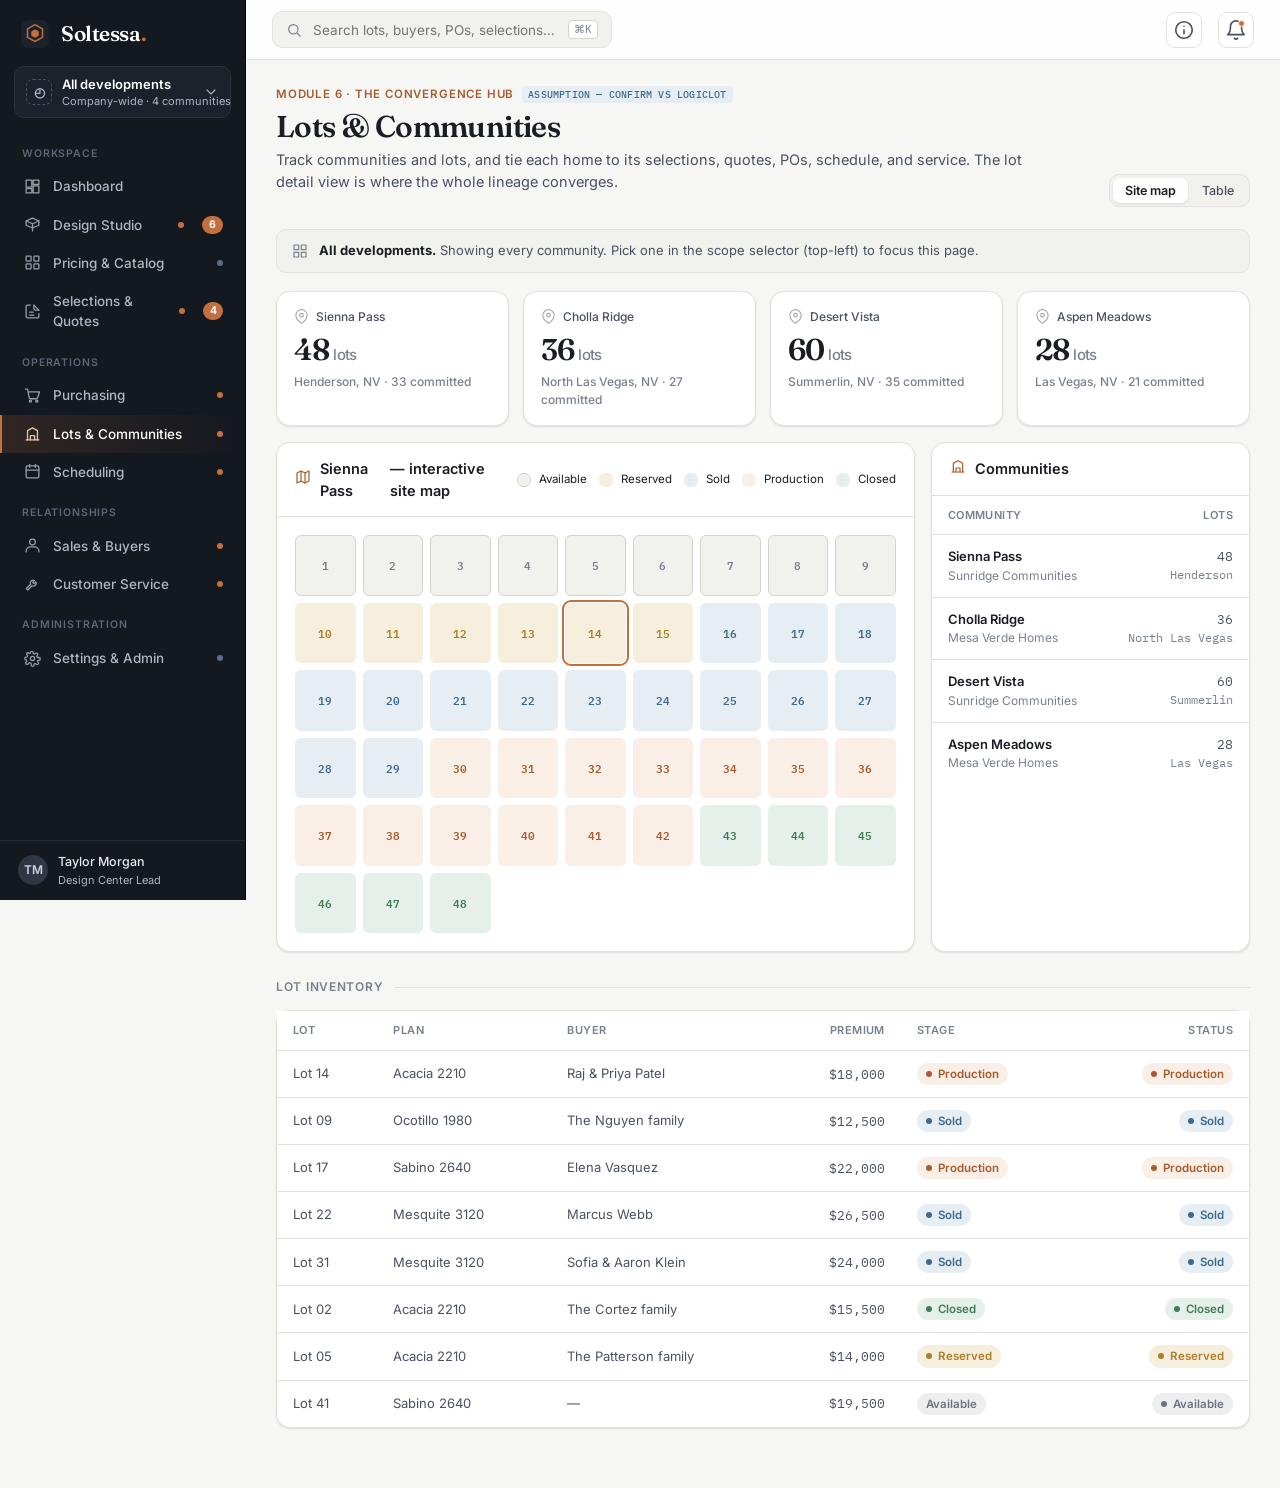
<file: lots.html>
<!DOCTYPE html>
<html lang="en">
<head>
<meta charset="utf-8" />
<meta name="viewport" content="width=device-width, initial-scale=1" />
<title>Lots & Communities · Soltessa</title>
<link rel="preconnect" href="https://fonts.googleapis.com"><link rel="preconnect" href="https://fonts.gstatic.com" crossorigin>
<link href="https://fonts.googleapis.com/css2?family=Fraunces:opsz,wght@9..144,500;9..144,600;9..144,700&family=Inter:wght@400;500;600;700&family=IBM+Plex+Mono:wght@400;500;600&display=swap" rel="stylesheet">
<link rel="stylesheet" href="assets/css/app.css">
</head>
<body>
<div id="app" data-page="lots"></div>
<div class="drawer-scrim" id="scrim"></div>

<template id="page">
  <div class="page-head">
    <div class="page-head-row">
      <div>
        <div class="eyebrow">Module 6 · The convergence hub <span class="prov assm">assumption — confirm vs LogicLot</span></div>
        <h1 class="page-title">Lots & Communities</h1>
        <p class="page-sub">Track communities and lots, and tie each home to its selections, quotes, POs, schedule, and service. The lot detail view is where the whole lineage converges.</p>
      </div>
      <div class="seg" id="view"><button class="active" data-v="map">Site map</button><button data-v="table">Table</button></div>
    </div>
  </div>

  <div data-scopebar="scoped"></div>

  <!-- community summary -->
  <div class="kpi-grid mb-16" id="comm"></div>

  <div class="grid grid-2-1" id="mapRow">
    <!-- interactive site map -->
    <div class="card">
      <div class="card-head">
        <div class="card-title"><span data-ic="map"></span><span id="mapTitle">Sienna Pass</span> — interactive site map</div>
        <div class="flex gap-12" style="font-size:11.5px">
          <span class="flex items-center gap-8"><span class="lot-cell available" style="width:14px;height:14px;aspect-ratio:auto"></span>Available</span>
          <span class="flex items-center gap-8"><span class="lot-cell reserved" style="width:14px;height:14px;aspect-ratio:auto"></span>Reserved</span>
          <span class="flex items-center gap-8"><span class="lot-cell sold" style="width:14px;height:14px;aspect-ratio:auto"></span>Sold</span>
          <span class="flex items-center gap-8"><span class="lot-cell production" style="width:14px;height:14px;aspect-ratio:auto"></span>Production</span>
          <span class="flex items-center gap-8"><span class="lot-cell closed" style="width:14px;height:14px;aspect-ratio:auto"></span>Closed</span>
        </div>
      </div>
      <div class="card-body">
        <div class="lotmap" id="map"></div>
      </div>
    </div>

    <!-- community list -->
    <div class="card">
      <div class="card-head"><div class="card-title"><span data-ic="lots"></span>Communities</div></div>
      <div class="card-body flush"><div class="tbl-wrap"><table class="tbl tbl-clickable">
        <thead><tr><th>Community</th><th class="right">Lots</th></tr></thead><tbody id="clist"></tbody>
      </table></div></div>
    </div>
  </div>

  <div class="divider" id="invDivider"><span class="lbl">Lot inventory</span><span class="line"></span></div>
  <div class="card">
    <div class="card-body flush"><div class="tbl-wrap"><table class="tbl tbl-clickable" id="lottbl">
      <thead><tr><th>Lot</th><th>Plan</th><th>Buyer</th><th class="right">Premium</th><th>Stage</th><th class="right">Status</th></tr></thead>
      <tbody id="lots"></tbody>
    </table></div></div>
  </div>
</template>

<script src="assets/data/demo.js"></script>
<script src="assets/js/app.js"></script>
<script>
  const S=window.Soltessa; S.mount({active:'lots'});

  // community KPIs
  document.getElementById('comm').innerHTML = DEMO.communities.map((c,i)=>{
    const sold=c.status.sold+c.status.production+c.status.closed;
    return `<div class="kpi" data-comm="${i}" style="cursor:pointer"><div class="kpi-label">${S.icon('pin')} ${c.name}</div>
      <div class="kpi-value">${c.lots}<small> lots</small></div>
      <div class="kpi-delta flat">${c.city} · ${sold} committed</div></div>`;
  }).join('');
  document.querySelectorAll('#comm .kpi').forEach(k => k.addEventListener('click', () => {
    activeComm = DEMO.communities[+k.dataset.comm]; renderMap();
    document.querySelectorAll('#comm .kpi').forEach(x=>x.style.outline='');
    k.style.outline='2px solid var(--accent)'; k.style.outlineOffset='1px';
  }));

  // site map (cells match active community)
  const SC = S.scope();
  let activeComm = (!SC.isAll && DEMO.communities.find(c=>c.name===SC.dev.name)) || DEMO.communities[0];
  function renderMap() {
    const statuses=[];
    Object.entries(activeComm.status).forEach(([k,n])=>{ for(let i=0;i<n;i++) statuses.push(k); });
    document.getElementById('mapTitle').textContent = activeComm.name;
    document.getElementById('map').innerHTML=statuses.map((s,i)=>{
      const isLot14 = activeComm.id==='SP' && i===13;
      return `<div class="lot-cell ${s}" data-lot="${i+1}" data-status="${s}" ${isLot14?'style="outline:2px solid var(--accent);outline-offset:1px"':''} title="Lot ${i+1} · ${s}">${i+1}</div>`;
    }).join('');
    document.querySelectorAll('#map .lot-cell').forEach(cell => cell.addEventListener('click', () => fillLot(cell.dataset.lot, cell.dataset.status)));
  }
  renderMap();

  // community list
  document.getElementById('clist').innerHTML=DEMO.communities.map((c,i)=>`
    <tr data-comm="${i}"><td><div class="primary">${c.name}</div><div class="muted">${c.builder}</div></td>
    <td class="num right">${c.lots}<div class="muted">${c.city.split(',')[0]}</div></td></tr>`).join('');
  document.querySelectorAll('#clist tr').forEach(tr => tr.addEventListener('click', () => {
    activeComm = DEMO.communities[+tr.dataset.comm]; renderMap();
    S.toast(`Site map switched to ${activeComm.name}.`);
  }));

  // lot table
  const lots=[
    ['Lot 14','Acacia 2210','Raj & Priya Patel','$18,000','<span class="badge accent"><span class="d"></span>Production','production'],
    ['Lot 09','Ocotillo 1980','The Nguyen family','$12,500','<span class="badge info"><span class="d"></span>Sold','sold'],
    ['Lot 17','Sabino 2640','Elena Vasquez','$22,000','<span class="badge accent"><span class="d"></span>Production','production'],
    ['Lot 22','Mesquite 3120','Marcus Webb','$26,500','<span class="badge info"><span class="d"></span>Sold','sold'],
    ['Lot 31','Mesquite 3120','Sofia & Aaron Klein','$24,000','<span class="badge info"><span class="d"></span>Sold','sold'],
    ['Lot 02','Acacia 2210','The Cortez family','$15,500','<span class="badge ok"><span class="d"></span>Closed','closed'],
    ['Lot 05','Acacia 2210','The Patterson family','$14,000','<span class="badge warn"><span class="d"></span>Reserved','reserved'],
    ['Lot 41','Sabino 2640','—','$19,500','<span class="badge neutral">Available','available'],
  ];
  const lbl=(s)=>({production:'production',sold:'sold',closed:'closed',reserved:'reserved',available:'available'}[s]);
  document.getElementById('lots').innerHTML=lots.map((r,idx)=>`
    <tr data-lotidx="${idx}">
      <td class="primary">${r[0]}</td><td>${r[1]}</td><td class="muted">${r[2]}</td>
      <td class="num tnum">${r[3]}</td><td>${r[4]}</span></td>
      <td class="right"><span class="badge ${ {production:'accent',sold:'info',closed:'ok',reserved:'warn',available:'neutral'}[r[5]] }"><span class="d"></span>${r[5][0].toUpperCase()+r[5].slice(1)}</span></td></tr>`).join('');
  document.querySelectorAll('#lots tr').forEach(tr => tr.addEventListener('click', () => {
    const r = lots[+tr.dataset.lotidx];
    fillLot(r[0].replace('Lot ',''), r[5], r);
  }));

  // ---- reusable lot detail drawer ----
  const lotInfoByNum = {};
  lots.forEach(r => { lotInfoByNum[r[0].replace('Lot ','')] = r; });
  const stBadge = { production:'accent', sold:'info', closed:'ok', reserved:'warn', available:'neutral' };

  function fillLot(num, status, row) {
    row = row || lotInfoByNum[num];
    const known = !!row;
    const plan = known ? row[1] : (activeComm.plans && activeComm.plans[0] ? (DEMO.plans.find(p=>p.id===activeComm.plans[0])||{}).name : '—');
    const buyer = known ? row[2] : '—';
    const premium = known ? row[3] : '$' + (12000 + (num%10)*1500).toLocaleString();
    const st = (status||'available');
    const stepIdx = { available:0, reserved:1, sold:4, production:6, closed:8 }[st] ?? 0;
    document.getElementById('lotTitle') && (document.getElementById('lotTitle').textContent = 'Lot ' + num);

    const body = `
      <div class="lineage" style="margin-bottom:18px;flex-wrap:nowrap">
        ${['Plan','Selection','Price Req','Quote','Contract','POs','Lot','Schedule','Service'].map((l,i)=>{
          const done=i<stepIdx, cur=i===stepIdx;
          return `<div class="lineage-step ${done?'done':cur?'current':''}" style="padding:6px 9px"><span class="ls-num">${String(i+1).padStart(2,'0')}</span><span class="ls-label fs-12">${l}</span></div>${i<8?'<span class="lineage-sep">'+S.icon('chevronR')+'</span>':''}`;
        }).join('')}
      </div>
      <div class="meta" style="margin-bottom:18px">
        <dt>Community</dt><dd>${activeComm.name}</dd>
        <dt>Plan</dt><dd>${plan}</dd>
        <dt>Buyer</dt><dd>${buyer==='—'?'<span class="muted">Unsold</span>':buyer}</dd>
        <dt>Premium</dt><dd class="t-mono">${premium}</dd>
        <dt>Status</dt><dd><span class="badge ${stBadge[st]}"><span class="d"></span>${st[0].toUpperCase()+st.slice(1)}</span></dd>
      </div>
      ${ buyer==='—' ? `<div class="notice info"><span data-ic="info"></span><div>This lot is unsold — no selection lineage yet. Assign a buyer to begin a selection session.</div></div>
        <div class="flex gap-8 mt-16"><button class="btn primary sm" data-toast="Buyer assignment started (demo).">${S.icon('plus')}Assign buyer</button><button class="btn ghost sm" data-drawer-close>Close</button></div>`
      : `
      <div class="divider"><span class="lbl">Selections & colors</span><span class="line"></span></div>
      <table class="tbl"><tbody>
        <tr><td><div class="cell-lead"><span class="swatch swatch-sm" style="background:#c9a878"></span><span class="primary">White Oak — Natural</span></div></td><td class="num tnum">422 sq ft</td></tr>
        <tr><td><div class="cell-lead"><span class="swatch swatch-sm" style="background:#ede9e0"></span><span class="primary">Quartz — Calacatta Gold</span></div></td><td class="num tnum">64 sq ft</td></tr>
        <tr><td><div class="cell-lead"><span class="swatch swatch-sm" style="background:#efeae1"></span><span class="primary">Shaker Maple — Pure White</span></div></td><td class="num tnum">38 lin ft</td></tr>
      </tbody></table>
      <div class="divider"><span class="lbl">Purchase orders</span><span class="line"></span></div>
      <table class="tbl"><tbody>
        <tr><td class="t-mono">PO-3318 · Daltile</td><td class="right"><span class="badge ok"><span class="d"></span>Received</span></td></tr>
        <tr><td class="t-mono">PO-3319 · Shaw</td><td class="right"><span class="badge info"><span class="d"></span>Acknowledged</span></td></tr>
        <tr><td class="t-mono">PO-3320 · KraftMaid</td><td class="right"><span class="badge info"><span class="d"></span>Issued</span></td></tr>
      </tbody></table>
      <div class="divider"><span class="lbl">Install schedule</span><span class="line"></span></div>
      <div class="stack gap-12">
        <div class="flex items-center between"><span>Hardwood — great room</span><span class="badge accent"><span class="d"></span>Aug 12</span></div>
        <div class="flex items-center between"><span>Tile — kitchen & baths</span><span class="badge neutral">Aug 19</span></div>
        <div class="flex items-center between"><span>Cabinets & countertops</span><span class="badge neutral">Aug 26</span></div>
      </div>
      <div class="flex gap-8 mt-16"><button class="btn primary sm" data-toast="Opening full lot record (demo).">Open full record</button><button class="btn ghost sm" data-drawer-close>Close</button></div>` }`;

    S.drawer({ eyebrow: activeComm.name + ' · convergence hub', title: 'Lot ' + num, width: 560, body });
  }

  // view toggle: Site map vs Table emphasis
  document.querySelectorAll('#view button').forEach(b => b.addEventListener('click', () => {
    document.querySelectorAll('#view button').forEach(x=>x.classList.remove('active'));
    b.classList.add('active');
    const v = b.dataset.v;
    document.getElementById('mapRow').style.display = v==='table' ? 'none' : '';
    if (v==='table') { document.getElementById('invDivider').scrollIntoView({behavior:'smooth',block:'start'}); }
  }));


  // view toggle
  document.querySelectorAll('#view button').forEach(b=>b.addEventListener('click',()=>{
    document.querySelectorAll('#view button').forEach(x=>x.classList.remove('active')); b.classList.add('active');
  }));
</script>
</body>
</html>
</file>
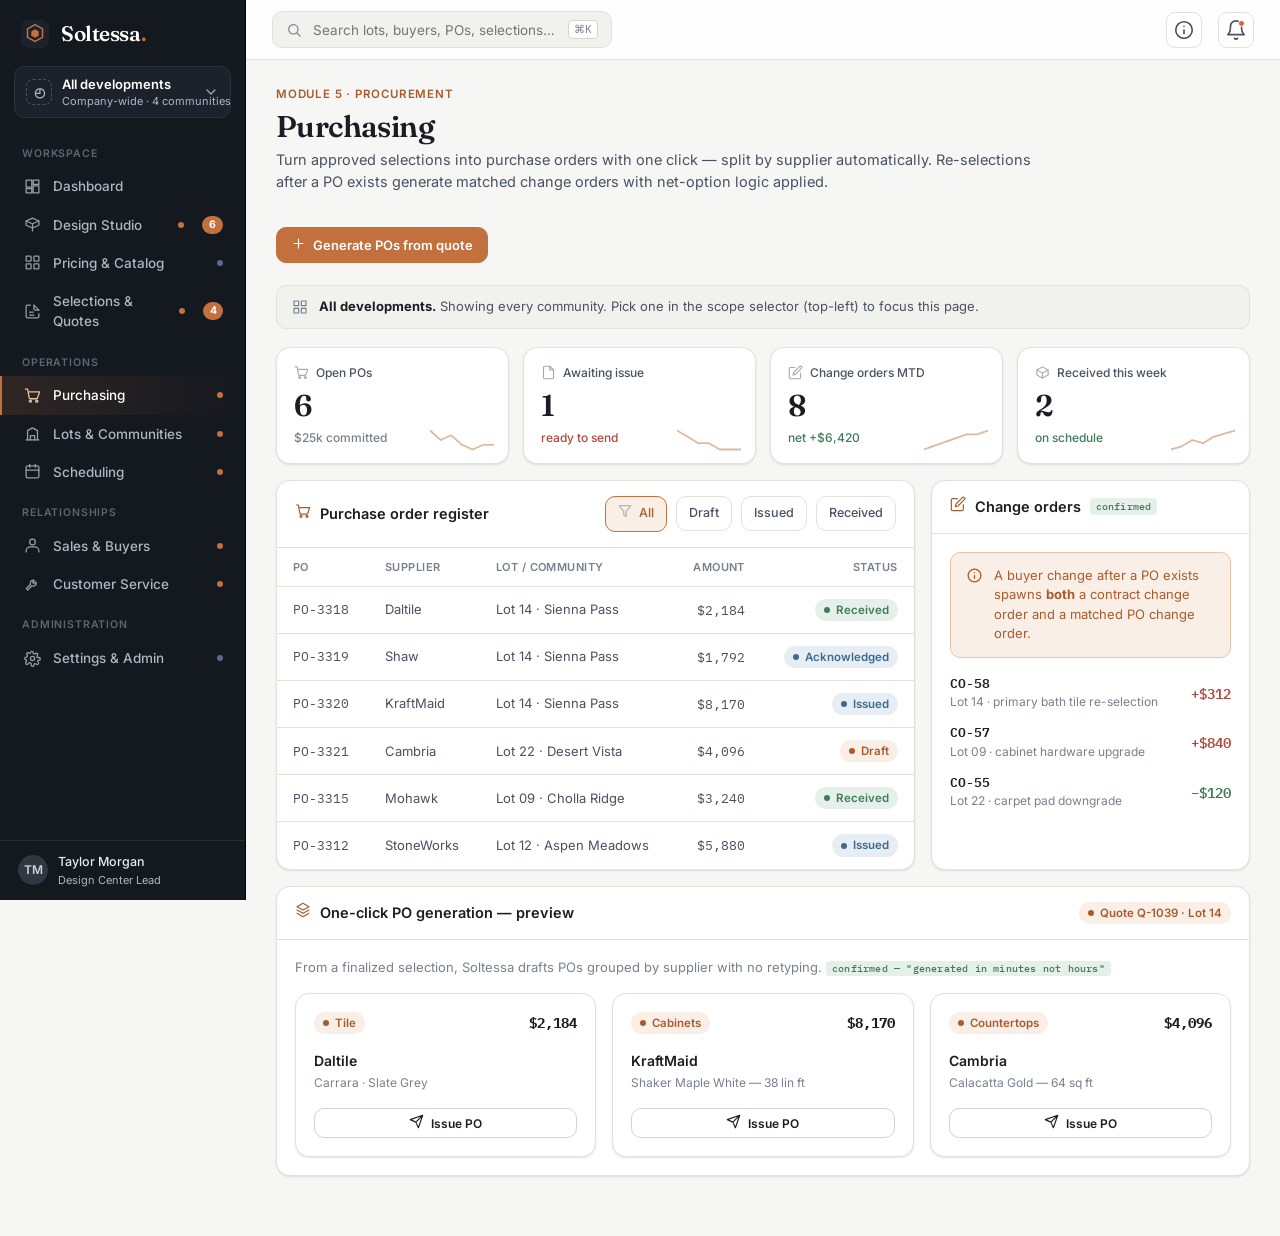
<file: purchasing.html>
<!DOCTYPE html>
<html lang="en">
<head>
<meta charset="utf-8" />
<meta name="viewport" content="width=device-width, initial-scale=1" />
<title>Purchasing · Soltessa</title>
<link rel="preconnect" href="https://fonts.googleapis.com"><link rel="preconnect" href="https://fonts.gstatic.com" crossorigin>
<link href="https://fonts.googleapis.com/css2?family=Fraunces:opsz,wght@9..144,500;9..144,600;9..144,700&family=Inter:wght@400;500;600;700&family=IBM+Plex+Mono:wght@400;500;600&display=swap" rel="stylesheet">
<link rel="stylesheet" href="assets/css/app.css">
</head>
<body>
<div id="app" data-page="purchasing"></div>
<div class="drawer-scrim" id="scrim"></div>

<template id="page">
  <div class="page-head">
    <div class="page-head-row">
      <div>
        <div class="eyebrow">Module 5 · Procurement</div>
        <h1 class="page-title">Purchasing</h1>
        <p class="page-sub">Turn approved selections into purchase orders with one click — split by supplier automatically. Re-selections after a PO exists generate matched change orders with net-option logic applied.</p>
      </div>
      <button class="btn primary"><span data-ic="plus"></span>Generate POs from quote</button>
    </div>
  </div>

  <div data-scopebar="scoped"></div>

  <div class="kpi-grid mb-16" id="kpis"></div>

  <div class="grid grid-2-1 mb-16">
    <div class="card">
      <div class="card-head">
        <div class="card-title"><span data-ic="purchasing"></span>Purchase order register</div>
        <div class="tbl-tools" data-target="#po" data-filter-scope><span class="fchip active" data-match="all"><span data-ic="filter"></span>All</span><span class="fchip" data-match="Draft">Draft</span><span class="fchip" data-match="Issued">Issued</span><span class="fchip" data-match="Received">Received</span></div>
      </div>
      <div class="card-body flush"><div class="tbl-wrap"><table class="tbl tbl-clickable">
        <thead><tr><th>PO</th><th>Supplier</th><th>Lot / Community</th><th class="right">Amount</th><th class="right">Status</th></tr></thead>
        <tbody id="po"></tbody>
      </table></div></div>
    </div>

    <div class="card">
      <div class="card-head"><div class="card-title"><span data-ic="edit"></span>Change orders <span class="prov conf">confirmed</span></div></div>
      <div class="card-body">
        <div class="notice accent mb-16"><span data-ic="info"></span><div>A buyer change after a PO exists spawns <b>both</b> a contract change order and a matched PO change order.</div></div>
        <div class="stack gap-12" id="co"></div>
      </div>
    </div>
  </div>

  <!-- one-click PO generation preview -->
  <div class="card">
    <div class="card-head"><div class="card-title"><span data-ic="layers"></span>One-click PO generation — preview</div><span class="badge accent"><span class="d"></span>Quote Q-1039 · Lot 14</span></div>
    <div class="card-body">
      <p class="muted fs-13" style="margin-top:0">From a finalized selection, Soltessa drafts POs grouped by supplier with no retyping. <span class="prov conf">confirmed — "generated in minutes not hours"</span></p>
      <div class="grid grid-3 mt-16" id="splits"></div>
    </div>
  </div>
</template>

<script src="assets/data/demo.js"></script>
<script src="assets/js/app.js"></script>
<script>
  const S=window.Soltessa; S.mount({active:'purchasing'});
  const SC=S.scope(); const commName = SC.isAll ? null : SC.dev.name;
  const poData = DEMO.byComm(DEMO.pos, commName);
  const poBadge = s => ({Received:'ok',Acknowledged:'info',Issued:'info',Draft:'accent'}[s]||'neutral');
  const committed = poData.reduce((a,p)=>a+p.amount,0);
  const awaiting = poData.filter(p=>p.status==='Draft').length;
  const received = poData.filter(p=>p.status==='Received').length;
  const kpis=[
    {label:'Open POs',icon:'purchasing',value:String(poData.length),delta:`$${Math.round(committed/1000)}k committed`,d:'flat',s:[14,12,13,11,10,11,11]},
    {label:'Awaiting issue',icon:'file',value:String(awaiting),delta:'ready to send',d:'down',s:[6,5,4,4,3,3,3]},
    {label:'Change orders MTD',icon:'edit',value: SC.isAll?'8':'3',delta:'net +$6,420',d:'up',s:[3,4,5,6,7,7,8]},
    {label:'Received this week',icon:'box',value:String(received),delta:'on schedule',d:'up',s:[8,9,11,10,12,13,14]},
  ];
  document.getElementById('kpis').innerHTML=kpis.map(k=>`<div class="kpi"><div class="kpi-label">${S.icon(k.icon)} ${k.label}</div><div class="kpi-value">${k.value}</div><div class="kpi-delta ${k.d}">${k.delta}</div>${S.spark(k.s)}</div>`).join('');

  const po = poData.map(p => [p.id, p.supplier, `${p.lot} · ${p.comm}`, '$'+p.amount.toLocaleString(), `<span class="badge ${poBadge(p.status)}"><span class="d"></span>${p.status}`]);
  document.getElementById('po').innerHTML = po.length ? po.map(r=>`<tr><td class="primary t-mono">${r[0]}</td><td class="muted">${r[1]}</td><td class="muted">${r[2]}</td><td class="num tnum primary">${r[3]}</td><td class="right">${r[4]}</span></td></tr>`).join('') : `<tr><td colspan="5" class="muted" style="text-align:center;padding:24px">No purchase orders in this development.</td></tr>`;

  const co=[
    ['CO-58','Lot 14 · primary bath tile re-selection','+$312'],
    ['CO-57','Lot 09 · cabinet hardware upgrade','+$840'],
    ['CO-55','Lot 22 · carpet pad downgrade','−$120'],
  ];
  document.getElementById('co').innerHTML=co.map(c=>{
    const neg=c[2].startsWith('−');
    return `<div class="flex items-center between"><div><div class="fw-600 t-mono fs-13">${c[0]}</div><div class="muted fs-12">${c[1]}</div></div><span class="t-mono fw-600" style="color:${neg?'var(--ok)':'var(--danger)'}">${c[2]}</span></div>`;
  }).join('');

  const splits=[
    {sup:'Daltile',cat:'Tile',items:'Carrara · Slate Grey',amt:'$2,184'},
    {sup:'KraftMaid',cat:'Cabinets',items:'Shaker Maple White — 38 lin ft',amt:'$8,170'},
    {sup:'Cambria',cat:'Countertops',items:'Calacatta Gold — 64 sq ft',amt:'$4,096'},
  ];
  document.getElementById('splits').innerHTML=splits.map(s=>`
    <div class="card"><div class="card-body">
      <div class="flex items-center between mb-16"><span class="badge accent"><span class="d"></span>${s.cat}</span><span class="t-mono fw-700">${s.amt}</span></div>
      <div class="fw-600">${s.sup}</div><div class="muted fs-12" style="margin-top:3px">${s.items}</div>
      <button class="btn sm mt-16" style="width:100%"><span data-ic="send"></span>Issue PO</button>
    </div></div>`).join('');
  S.resolveIcons(document.getElementById('splits'));

  // ============ INTERACTIVITY ============
  // Generate POs from quote
  document.querySelector('.page-head .btn.primary').addEventListener('click', () => S.modal({
    eyebrow:'Purchasing', title:'Generate POs from quote',
    body:`<p class="modal-intro">Pick an approved quote. Soltessa drafts purchase orders grouped by supplier automatically.</p>
      <label class="field"><span class="field-lbl">Approved quote</span><select data-field="q"><option>Q-1043 · Lot 09 · Cholla Ridge · $48,200</option><option>Q-1039 · Lot 14 · Sienna Pass · $39,480</option></select></label>
      <div class="notice info mt-16"><span data-ic="info"></span><div>POs will be split across the suppliers for each line's category.</div></div>`,
    actions:[{label:'Cancel',kind:'ghost'},{label:'Draft POs',kind:'primary',icon:'layers',onClick:()=>S.toast('3 POs drafted and split by supplier — see preview below.')}] }));

  // PO rows → detail w/ status action
  document.querySelectorAll('#po tr').forEach((tr,i)=>tr.addEventListener('click',()=>{
    const r=po[i]; const status=r[4].replace(/<[^>]+>/g,'').trim();
    S.modal({ eyebrow:r[2], title:r[0]+' · '+r[1], size:'sm',
      body:`<div class="meta-list">
        <div class="ml-row"><span class="ml-k">Supplier</span><span class="ml-v">${r[1]}</span></div>
        <div class="ml-row"><span class="ml-k">Lot</span><span class="ml-v">${r[2]}</span></div>
        <div class="ml-row"><span class="ml-k">Amount</span><span class="ml-v t-mono">${r[3]}</span></div>
        <div class="ml-row"><span class="ml-k">Status</span><span class="ml-v">${r[4]}</span></div>
      </div>`,
      actions: status==='Draft' ? [{label:'Close',kind:'ghost'},{label:'Issue PO',kind:'primary',icon:'send',onClick:()=>S.toast(`${r[0]} issued to ${r[1]} (demo).`)}]
        : [{label:'Close',kind:'ghost'},{label:'View document',kind:'primary',icon:'file',onClick:()=>S.toast(`${r[0]} document opened (demo).`)}] });
  }));

  // change-order rows → detail
  document.querySelectorAll('#co > div').forEach((row,i)=>{ row.style.cursor='pointer'; row.addEventListener('click',()=>{
    const c=co[i];
    S.modal({ eyebrow:'Change order', title:c[0], size:'sm',
      body:`<div class="meta-list"><div class="ml-row"><span class="ml-k">Description</span><span class="ml-v">${c[1]}</span></div><div class="ml-row"><span class="ml-k">Net amount</span><span class="ml-v t-mono">${c[2]}</span></div></div>
        <div class="notice accent mt-16"><span data-ic="info"></span><div>Net-option logic applied: a matched contract change order and PO change order are linked.</div></div>`,
      actions:[{label:'Close',kind:'ghost'},{label:'Approve CO',kind:'primary',icon:'check',onClick:()=>S.toast(`${c[0]} approved — contract + PO updated (demo).`)}] });
  });});

  // per-split Issue PO buttons
  document.querySelectorAll('#splits .btn').forEach((b,i)=>b.addEventListener('click',(e)=>{
    e.stopPropagation(); const s=splits[i];
    b.innerHTML=S.icon('check')+'Issued'; b.classList.add('ghost'); b.disabled=true;
    S.toast(`PO issued to ${s.sup} — ${s.amt} (demo).`);
  }));
</script>
</body>
</html>
</file>
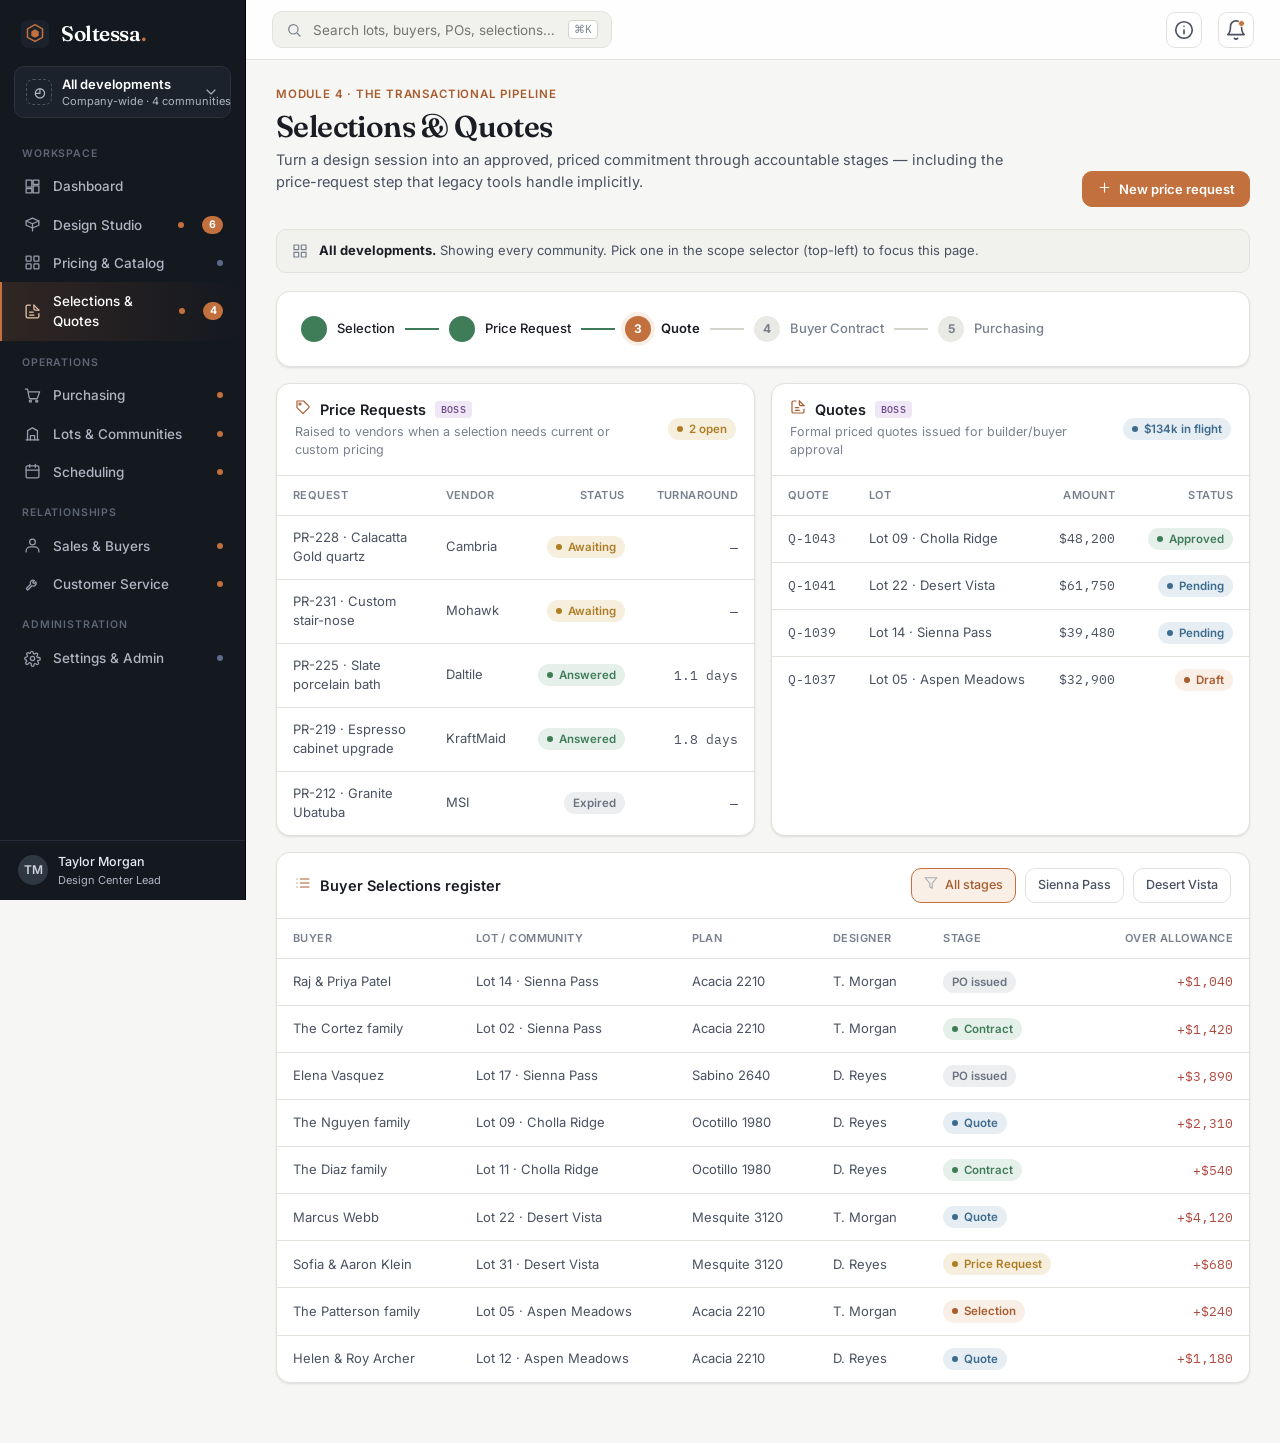
<file: quotes.html>
<!DOCTYPE html>
<html lang="en">
<head>
<meta charset="utf-8" />
<meta name="viewport" content="width=device-width, initial-scale=1" />
<title>Selections & Quotes · Soltessa</title>
<link rel="preconnect" href="https://fonts.googleapis.com"><link rel="preconnect" href="https://fonts.gstatic.com" crossorigin>
<link href="https://fonts.googleapis.com/css2?family=Fraunces:opsz,wght@9..144,500;9..144,600;9..144,700&family=Inter:wght@400;500;600;700&family=IBM+Plex+Mono:wght@400;500;600&display=swap" rel="stylesheet">
<link rel="stylesheet" href="assets/css/app.css">
</head>
<body>
<div id="app" data-page="quotes"></div>
<div class="drawer-scrim" id="scrim"></div>

<template id="page">
  <div class="page-head">
    <div class="page-head-row">
      <div>
        <div class="eyebrow">Module 4 · The transactional pipeline</div>
        <h1 class="page-title">Selections & Quotes</h1>
        <p class="page-sub">Turn a design session into an approved, priced commitment through accountable stages — including the price-request step that legacy tools handle implicitly.</p>
      </div>
      <button class="btn primary"><span data-ic="plus"></span>New price request</button>
    </div>
  </div>

  <div data-scopebar="scoped"></div>

  <!-- workflow stepper -->
  <div class="card mb-16"><div class="card-body" style="padding:16px 20px">
    <div class="stepper">
      <div class="step done"><span class="step-num"><span data-ic="check"></span></span><span class="step-label">Selection</span></div>
      <div class="step-line done"></div>
      <div class="step done"><span class="step-num"><span data-ic="check"></span></span><span class="step-label">Price Request</span></div>
      <div class="step-line done"></div>
      <div class="step current"><span class="step-num">3</span><span class="step-label">Quote</span></div>
      <div class="step-line"></div>
      <div class="step"><span class="step-num">4</span><span class="step-label">Buyer Contract</span></div>
      <div class="step-line"></div>
      <div class="step"><span class="step-num">5</span><span class="step-label">Purchasing</span></div>
    </div>
  </div></div>

  <div class="grid grid-2 mb-16">
    <!-- Price requests -->
    <div class="card">
      <div class="card-head">
        <div><div class="card-title"><span data-ic="tag"></span>Price Requests <span class="prov boss">BOSS</span></div><div class="card-sub">Raised to vendors when a selection needs current or custom pricing</div></div>
        <span class="badge warn"><span class="d"></span>2 open</span>
      </div>
      <div class="card-body flush"><div class="tbl-wrap"><table class="tbl tbl-clickable">
        <thead><tr><th>Request</th><th>Vendor</th><th class="right">Status</th><th class="right">Turnaround</th></tr></thead>
        <tbody id="pr"></tbody>
      </table></div></div>
    </div>

    <!-- Quotes -->
    <div class="card">
      <div class="card-head">
        <div><div class="card-title"><span data-ic="quotes"></span>Quotes <span class="prov boss">BOSS</span></div><div class="card-sub">Formal priced quotes issued for builder/buyer approval</div></div>
        <span class="badge info"><span class="d"></span>$182k in flight</span>
      </div>
      <div class="card-body flush"><div class="tbl-wrap"><table class="tbl tbl-clickable">
        <thead><tr><th>Quote</th><th>Lot</th><th class="right">Amount</th><th class="right">Status</th></tr></thead>
        <tbody id="qt"></tbody>
      </table></div></div>
    </div>
  </div>

  <!-- Buyer selections register -->
  <div class="card">
    <div class="card-head">
      <div class="card-title"><span data-ic="list"></span>Buyer Selections register</div>
      <div class="tbl-tools" data-target="#reg" data-filter-scope>
        <span class="fchip active" data-match="all"><span data-ic="filter"></span>All stages</span>
        <span class="fchip" data-match="Sienna Pass">Sienna Pass</span>
        <span class="fchip" data-match="Desert Vista">Desert Vista</span>
      </div>
    </div>
    <div class="card-body flush"><div class="tbl-wrap"><table class="tbl tbl-clickable">
      <thead><tr><th>Buyer</th><th>Lot / Community</th><th>Plan</th><th>Designer</th><th>Stage</th><th class="right">Over allowance</th></tr></thead>
      <tbody id="reg"></tbody>
    </table></div></div>
  </div>
</template>

<script src="assets/data/demo.js"></script>
<script src="assets/js/app.js"></script>
<script>
  const S=window.Soltessa; S.mount({active:'quotes'});
  const SC = S.scope();
  const commName = SC.isAll ? null : SC.dev.name;
  const showComm = SC.isAll; // show community column only in all-dev view

  // Price requests (scoped)
  const prData = DEMO.byComm(DEMO.priceRequests, commName);
  const prBadge = s => s==='Awaiting'?'<span class="badge warn"><span class="d"></span>Awaiting':s==='Answered'?'<span class="badge ok"><span class="d"></span>Answered':'<span class="badge neutral">Expired';
  const pr = prData.map(p => [`${p.id} · ${p.item}`, p.vendor, prBadge(p.status), p.turn]);
  document.getElementById('pr').innerHTML = pr.length ? pr.map(r=>`<tr><td class="primary">${r[0]}</td><td class="muted">${r[1]}</td><td class="right">${r[2]}</span></td><td class="num right muted">${r[3]}</td></tr>`).join('') : emptyRow(4);

  // Quotes (scoped)
  const qtData = DEMO.byComm(DEMO.quotes, commName);
  const money = n => '$'+n.toLocaleString();
  const qBadge = s => s==='Approved'?'<span class="badge ok"><span class="d"></span>Approved':s==='Draft'?'<span class="badge accent"><span class="d"></span>Draft':'<span class="badge info"><span class="d"></span>Pending';
  const qt = qtData.map(q => [q.id, `${q.lot} · ${q.comm}`, money(q.amount), qBadge(q.status)]);
  document.getElementById('qt').innerHTML = qt.length ? qt.map(r=>`<tr><td class="primary t-mono">${r[0]}</td><td class="muted">${r[1]}</td><td class="num tnum primary">${r[2]}</td><td class="right">${r[3]}</span></td></tr>`).join('') : emptyRow(4);

  // Buyer selections register (scoped) — derived from buyers
  const regData = DEMO.byComm(DEMO.buyers, commName);
  const stageBadge = st => ({production:'<span class="badge neutral">PO issued',escrow:'<span class="badge info"><span class="d"></span>Quote',contingency:'<span class="badge warn"><span class="d"></span>Price Request',closed:'<span class="badge ok"><span class="d"></span>Contract',selection:'<span class="badge accent"><span class="d"></span>Selection'}[st]||'<span class="badge accent"><span class="d"></span>Selection');
  const reg = regData.map(b => [b.name, `${b.lot} · ${b.comm}`, b.plan, b.designer, stageBadge(b.status), b.over?('+$'+b.over.toLocaleString()):'$0']);

  function emptyRow(cols){ return `<tr><td colspan="${cols}" class="muted" style="text-align:center;padding:24px">No items in this development.</td></tr>`; }

  // dynamic in-flight badge
  const inFlight = qtData.filter(q=>q.status!=='Approved').reduce((s,q)=>s+q.amount,0);
  const qtFlightBadge = document.querySelector('#qt')?.closest('.card')?.querySelector('.card-head .badge');
  if (qtFlightBadge) qtFlightBadge.innerHTML = `<span class="d"></span>$${Math.round(inFlight/1000)}k in flight`;
  const prOpen = prData.filter(p=>p.status==='Awaiting').length;
  const prOpenBadge = document.querySelector('#pr')?.closest('.card')?.querySelector('.card-head .badge');
  if (prOpenBadge) prOpenBadge.innerHTML = `<span class="d"></span>${prOpen} open`;

  document.getElementById('reg').innerHTML=reg.map(r=>{
    const over=r[5]!=='$0';
    return `<tr><td class="primary">${r[0]}</td><td class="muted">${r[1]}</td><td>${r[2]}</td><td class="muted">${r[3]}</td><td>${r[4]}</span></td><td class="num tnum right" style="color:${over?'var(--danger)':'var(--ink-3)'}">${r[5]}</td></tr>`;
  }).join('');

  // ============ INTERACTIVITY ============
  // New price request
  document.querySelector('.page-head .btn.primary').addEventListener('click', () => S.modal({
    eyebrow:'Selections & Quotes', title:'Raise a price request',
    body:`<p class="modal-intro">Request current or custom pricing from a vendor for a selected item.</p>
      <div class="form-grid">
        <label class="field span-2"><span class="field-lbl">Item / description</span><input data-field="item" placeholder="e.g. Calacatta Gold quartz — custom edge"/></label>
        <label class="field"><span class="field-lbl">Vendor</span><select data-field="vendor"><option>Cambria</option><option>Daltile</option><option>Mohawk</option><option>Shaw</option><option>KraftMaid</option><option>MSI</option></select></label>
        <label class="field"><span class="field-lbl">Lot</span><input data-field="lot" placeholder="Lot 22 · Desert Vista"/></label>
        <label class="field span-2"><span class="field-lbl">Needed by</span><input data-field="due" placeholder="e.g. Jul 8"/></label>
      </div>`,
    actions:[{label:'Cancel',kind:'ghost'},{label:'Send request',kind:'primary',icon:'send',onClick:(m)=>{const f=S.readForm(m);S.toast(`Price request sent to ${f.vendor} (demo).`);}}] }));

  // PR rows → detail / record answer
  document.querySelectorAll('#pr tr').forEach((tr,i)=>tr.addEventListener('click',()=>{
    const r=pr[i]; const answered=r[2].includes('Answered');
    S.modal({ eyebrow:'Price request · '+r[1], title:r[0].split('·')[1]?.trim()||r[0],
      body:`<div class="meta-list mb-16">
        <div class="ml-row"><span class="ml-k">Request</span><span class="ml-v t-mono">${r[0].split('·')[0].trim()}</span></div>
        <div class="ml-row"><span class="ml-k">Vendor</span><span class="ml-v">${r[1]}</span></div>
        <div class="ml-row"><span class="ml-k">Status</span><span class="ml-v">${r[2]}</span></div>
        <div class="ml-row"><span class="ml-k">Turnaround</span><span class="ml-v t-mono">${r[3]}</span></div>
      </div>${answered?'':'<label class="field"><span class="field-lbl">Record returned price</span><input data-field="price" placeholder="e.g. $64.00 / sq ft"/></label>'}`,
      actions: answered ? [{label:'Close',kind:'ghost'},{label:'Use in quote',kind:'primary',icon:'quotes',onClick:()=>S.toast('Price pulled into quote (demo).')}]
        : [{label:'Cancel',kind:'ghost'},{label:'Record answer',kind:'primary',icon:'check',onClick:(m)=>{const f=S.readForm(m);S.toast(`Answer recorded for ${r[1]}${f.price?' — '+f.price:''} (demo).`);}}] });
  }));

  // Quote rows → quote detail w/ approve/send
  document.querySelectorAll('#qt tr').forEach((tr,i)=>tr.addEventListener('click',()=>{
    const q=qt[i]; const status=q[3].replace(/<[^>]+>/g,'').trim();
    S.modal({ eyebrow:q[1], title:'Quote '+q[0], size:'lg',
      body:`<div class="flex between items-center mb-16"><span class="t-display fw-700" style="font-size:24px">${q[2]}</span><span class="badge ${status==='Approved'?'ok':status==='Draft'?'accent':'info'}"><span class="d"></span>${status}</span></div>
        <div class="doc-preview"><table class="tbl"><thead><tr><th>Line</th><th class="right">Qty</th><th class="right">Ext.</th></tr></thead><tbody>
          <tr><td>Hardwood — Great Room</td><td class="num right">422 sq ft</td><td class="num right tnum">$3,355</td></tr>
          <tr><td>Tile — Kitchen + baths</td><td class="num right">414 sq ft</td><td class="num right tnum">$2,301</td></tr>
          <tr><td>Cabinets — Kitchen</td><td class="num right">38 lin ft</td><td class="num right tnum">$8,170</td></tr>
          <tr><td>Countertops — Quartz</td><td class="num right">64 sq ft</td><td class="num right tnum">$4,096</td></tr>
          <tr style="background:var(--accent-bg)"><td class="primary">Total</td><td></td><td class="num right primary tnum">${q[2]}</td></tr>
        </tbody></table></div>`,
      actions: status==='Draft' ? [{label:'Close',kind:'ghost'},{label:'Issue quote',kind:'primary',icon:'send',onClick:()=>S.toast(`Quote ${q[0]} issued to builder (demo).`)}]
        : status==='Approved' ? [{label:'Close',kind:'ghost'},{label:'Generate POs',kind:'primary',icon:'purchasing',onClick:()=>{S.toast('Approved quote → generating POs…');setTimeout(()=>location.href='purchasing.html',900);}}]
        : [{label:'Close',kind:'ghost'},{label:'Mark approved',kind:'primary',icon:'check',onClick:()=>S.toast(`Quote ${q[0]} marked approved (demo).`)}] });
  }));

  // register rows → route by stage
  const regRoute={'Selection':'design-studio.html','Price Request':'quotes.html','Quote':'quotes.html','Contract':'sales.html','PO issued':'purchasing.html'};
  document.querySelectorAll('#reg tr').forEach((tr,i)=>tr.addEventListener('click',()=>{
    const r=reg[i]; const stage=r[4].replace(/<[^>]+>/g,'').trim();
    S.modal({ eyebrow:r[1]+' · '+r[2], title:r[0], size:'sm',
      body:`<div class="meta-list"><div class="ml-row"><span class="ml-k">Designer</span><span class="ml-v">${r[3]}</span></div><div class="ml-row"><span class="ml-k">Stage</span><span class="ml-v">${r[4]}</span></div><div class="ml-row"><span class="ml-k">Over allowance</span><span class="ml-v t-mono" style="color:${r[5]!=='$0'?'var(--danger)':'var(--ink-3)'}">${r[5]}</span></div></div>`,
      actions:[{label:'Close',kind:'ghost'},{label:'Open '+stage,kind:'primary',icon:'arrowR',onClick:()=>location.href=(regRoute[stage]||'lots.html')}] });
  }));
</script>
</body>
</html>
</file>
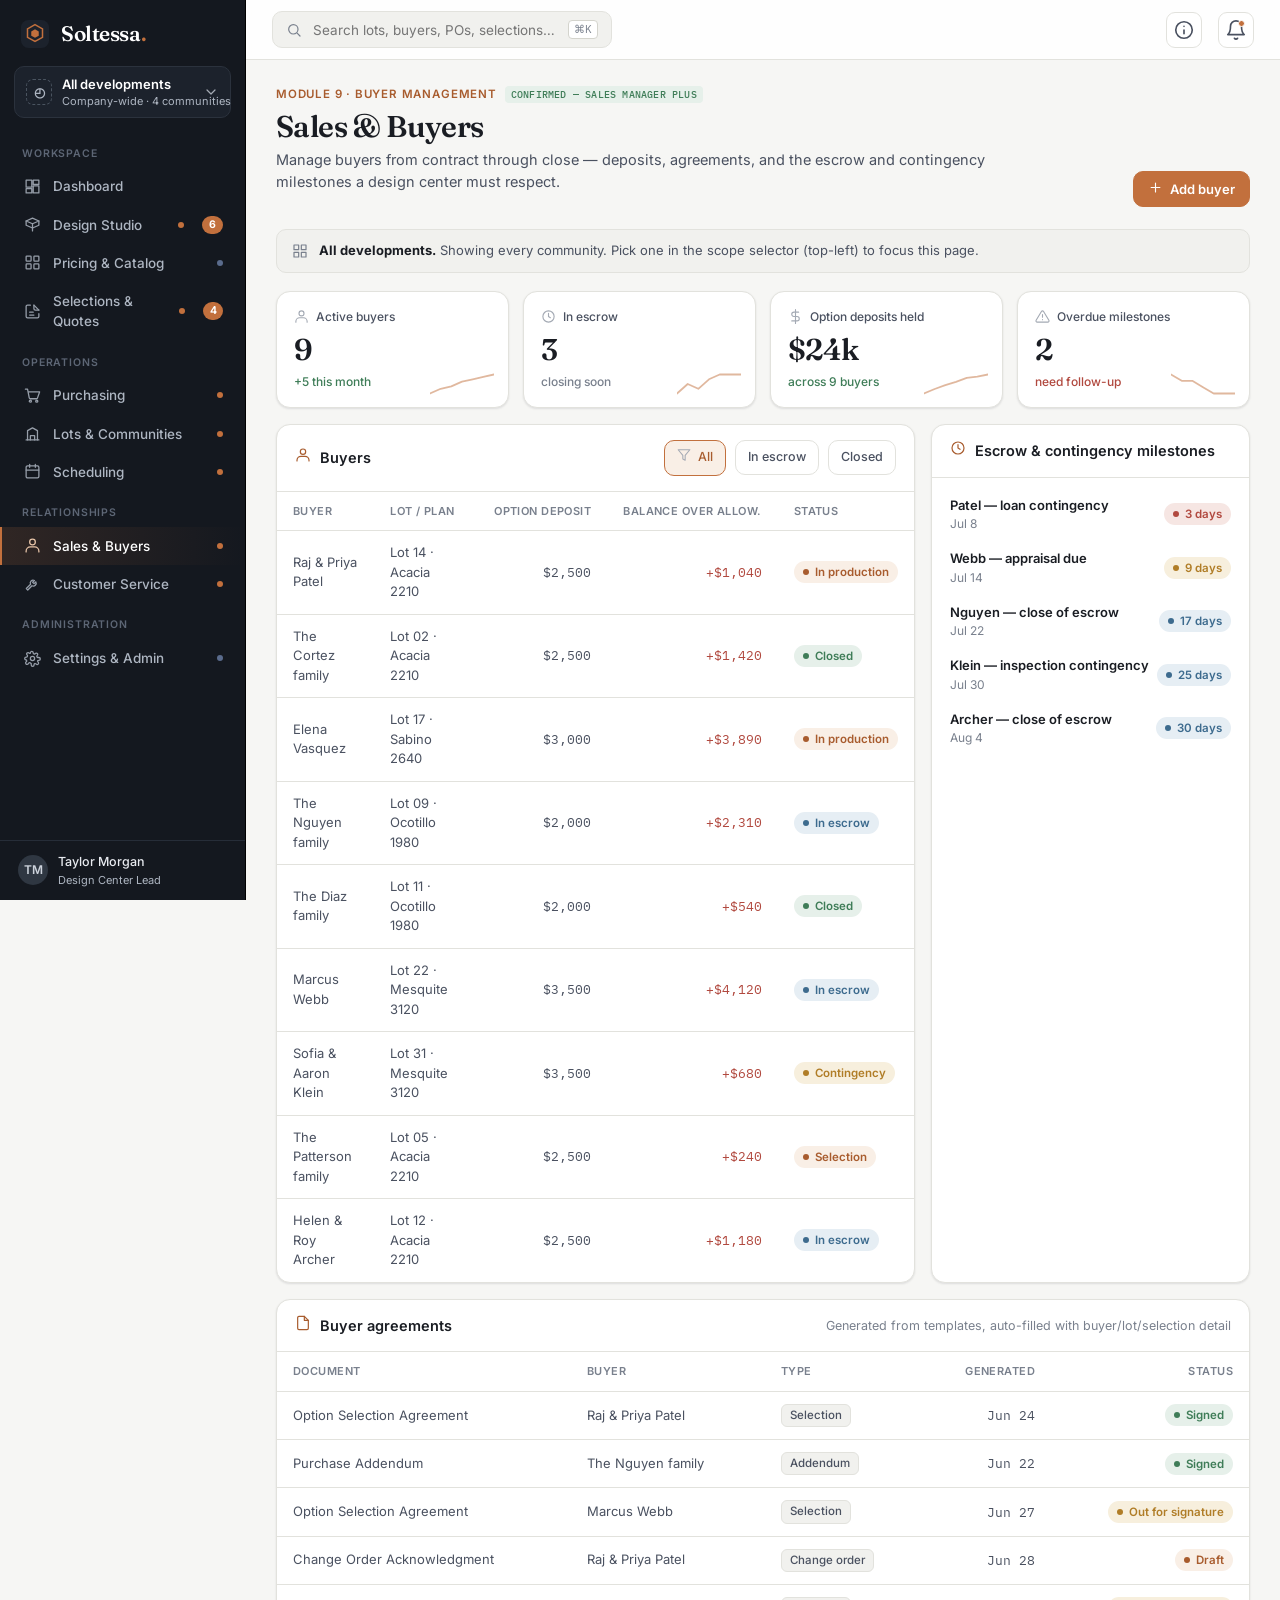
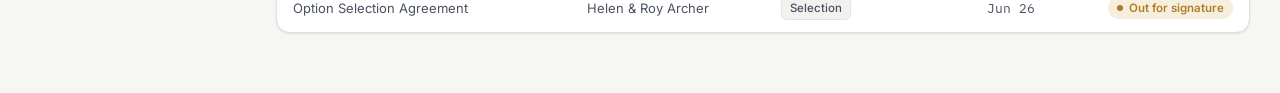
<file: sales.html>
<!DOCTYPE html>
<html lang="en">
<head>
<meta charset="utf-8" />
<meta name="viewport" content="width=device-width, initial-scale=1" />
<title>Sales & Buyers · Soltessa</title>
<link rel="preconnect" href="https://fonts.googleapis.com"><link rel="preconnect" href="https://fonts.gstatic.com" crossorigin>
<link href="https://fonts.googleapis.com/css2?family=Fraunces:opsz,wght@9..144,500;9..144,600;9..144,700&family=Inter:wght@400;500;600;700&family=IBM+Plex+Mono:wght@400;500;600&display=swap" rel="stylesheet">
<link rel="stylesheet" href="assets/css/app.css">
</head>
<body>
<div id="app" data-page="sales"></div>
<div class="drawer-scrim" id="scrim"></div>

<template id="page">
  <div class="page-head">
    <div class="page-head-row">
      <div>
        <div class="eyebrow">Module 9 · Buyer management <span class="prov conf">confirmed — Sales Manager Plus</span></div>
        <h1 class="page-title">Sales & Buyers</h1>
        <p class="page-sub">Manage buyers from contract through close — deposits, agreements, and the escrow and contingency milestones a design center must respect.</p>
      </div>
      <button class="btn primary"><span data-ic="plus"></span>Add buyer</button>
    </div>
  </div>

  <div data-scopebar="scoped"></div>

  <div class="kpi-grid mb-16" id="kpis"></div>

  <div class="grid grid-2-1 mb-16">
    <div class="card">
      <div class="card-head"><div class="card-title"><span data-ic="sales"></span>Buyers</div>
        <div class="tbl-tools" data-target="#buyers" data-filter-scope><span class="fchip active" data-match="all"><span data-ic="filter"></span>All</span><span class="fchip" data-match="escrow">In escrow</span><span class="fchip" data-match="closed">Closed</span></div>
      </div>
      <div class="card-body flush"><div class="tbl-wrap"><table class="tbl tbl-clickable">
        <thead><tr><th>Buyer</th><th>Lot / Plan</th><th class="right">Option deposit</th><th class="right">Balance over allow.</th><th>Status</th></tr></thead>
        <tbody id="buyers"></tbody>
      </table></div></div>
    </div>

    <div class="card">
      <div class="card-head"><div class="card-title"><span data-ic="clock"></span>Escrow & contingency milestones</div></div>
      <div class="card-body"><div class="stack gap-16" id="milestones"></div></div>
    </div>
  </div>

  <div class="card">
    <div class="card-head"><div class="card-title"><span data-ic="file"></span>Buyer agreements</div><span class="card-sub">Generated from templates, auto-filled with buyer/lot/selection detail</span></div>
    <div class="card-body flush"><div class="tbl-wrap"><table class="tbl tbl-clickable">
      <thead><tr><th>Document</th><th>Buyer</th><th>Type</th><th class="right">Generated</th><th class="right">Status</th></tr></thead>
      <tbody id="docs"></tbody>
    </table></div></div>
  </div>
</template>

<script src="assets/data/demo.js"></script>
<script src="assets/js/app.js"></script>
<script>
  const S=window.Soltessa; S.mount({active:'sales'});
  const SC=S.scope(); const commName = SC.isAll ? null : SC.dev.name;
  const bData = DEMO.byComm(DEMO.buyers, commName);
  const escrow = bData.filter(b=>b.status==='escrow').length;
  const deposits = bData.reduce((a,b)=>a+b.deposit,0);
  const kpis=[
    {label:'Active buyers',icon:'sales',value:String(bData.length),delta: SC.isAll?'+5 this month':'in this community',d:'up',s:[34,36,37,39,40,41,42]},
    {label:'In escrow',icon:'clock',value:String(escrow),delta: escrow?'closing soon':'none open',d:'flat',s:[15,17,16,18,19,19,19]},
    {label:'Option deposits held',icon:'dollar',value:'$'+(deposits/1000).toFixed(0)+'k',delta:`across ${bData.length} buyers`,d:'up',s:[180,188,195,201,208,210,214]},
    {label:'Overdue milestones',icon:'alert',value: SC.isAll?'2':'1',delta:'need follow-up',d:'down',s:[5,4,4,3,2,2,2]},
  ];
  document.getElementById('kpis').innerHTML=kpis.map(k=>`<div class="kpi"><div class="kpi-label">${S.icon(k.icon)} ${k.label}</div><div class="kpi-value">${k.value}</div><div class="kpi-delta ${k.d}">${k.delta}</div>${S.spark(k.s)}</div>`).join('');

  const stBadge = st => ({production:'<span class="badge accent"><span class="d"></span>In production',escrow:'<span class="badge info"><span class="d"></span>In escrow',contingency:'<span class="badge warn"><span class="d"></span>Contingency',closed:'<span class="badge ok"><span class="d"></span>Closed',selection:'<span class="badge accent"><span class="d"></span>Selection'}[st]||'<span class="badge accent"><span class="d"></span>In production');
  const buyers = bData.map(b => [b.name, `${b.lot} · ${b.plan}`, '$'+b.deposit.toLocaleString(), b.over?('+$'+b.over.toLocaleString()):'$0', stBadge(b.status)]);
  document.getElementById('buyers').innerHTML = buyers.length ? buyers.map(b=>`<tr><td class="primary">${b[0]}</td><td class="muted">${b[1]}</td><td class="num tnum">${b[2]}</td><td class="num tnum" style="color:${b[3]==='$0'?'var(--ink-3)':'var(--danger)'}">${b[3]}</td><td>${b[4]}</span></td></tr>`).join('') : `<tr><td colspan="5" class="muted" style="text-align:center;padding:24px">No buyers in this development.</td></tr>`;

  const msAll=[
    ['Patel — loan contingency','Jul 8','danger','3 days','Sienna Pass'],
    ['Webb — appraisal due','Jul 14','warn','9 days','Desert Vista'],
    ['Nguyen — close of escrow','Jul 22','info','17 days','Cholla Ridge'],
    ['Klein — inspection contingency','Jul 30','info','25 days','Desert Vista'],
    ['Archer — close of escrow','Aug 4','info','30 days','Aspen Meadows'],
  ];
  const ms = commName ? msAll.filter(m=>m[4]===commName) : msAll;
  document.getElementById('milestones').innerHTML = ms.length ? ms.map(m=>`
    <div class="flex items-center between"><div><div class="fw-600 fs-13">${m[0]}</div><div class="muted fs-12">${m[1]}</div></div><span class="badge ${m[2]}"><span class="d"></span>${m[3]}</span></div>`).join('') : `<div class="muted fs-13" style="text-align:center;padding:18px">No upcoming milestones in this development.</div>`;

  const docsAll=[
    ['Option Selection Agreement','Raj & Priya Patel','Selection','Jun 24','<span class="badge ok"><span class="d"></span>Signed','Sienna Pass'],
    ['Purchase Addendum','The Nguyen family','Addendum','Jun 22','<span class="badge ok"><span class="d"></span>Signed','Cholla Ridge'],
    ['Option Selection Agreement','Marcus Webb','Selection','Jun 27','<span class="badge warn"><span class="d"></span>Out for signature','Desert Vista'],
    ['Change Order Acknowledgment','Raj & Priya Patel','Change order','Jun 28','<span class="badge accent"><span class="d"></span>Draft','Sienna Pass'],
    ['Option Selection Agreement','Helen & Roy Archer','Selection','Jun 26','<span class="badge warn"><span class="d"></span>Out for signature','Aspen Meadows'],
  ];
  const docs = commName ? docsAll.filter(d=>d[5]===commName) : docsAll;
  document.getElementById('docs').innerHTML = docs.length ? docs.map((d,i)=>`<tr data-didx="${i}"><td class="primary">${d[0]}</td><td class="muted">${d[1]}</td><td><span class="tag">${d[2]}</span></td><td class="num right muted">${d[3]}</td><td class="right">${d[4]}</span></td></tr>`).join('') : `<tr><td colspan="5" class="muted" style="text-align:center;padding:24px">No agreements in this development.</td></tr>`;

  // ============ INTERACTIVITY ============
  // Add buyer
  document.querySelector('.page-head .btn.primary').addEventListener('click', () => S.modal({
    eyebrow:'Sales', title:'Add buyer',
    body:`<div class="form-grid">
      <label class="field span-2"><span class="field-lbl">Buyer name(s)</span><input data-field="name" placeholder="e.g. Jordan & Casey Lee"/></label>
      <label class="field"><span class="field-lbl">Lot</span><input data-field="lot" placeholder="Lot 27"/></label>
      <label class="field"><span class="field-lbl">Plan</span><select data-field="plan">${DEMO.plans.map(p=>`<option>${p.name}</option>`).join('')}</select></label>
      <label class="field"><span class="field-lbl">Option deposit</span><input data-field="dep" placeholder="$2,500"/></label>
      <label class="field"><span class="field-lbl">Status</span><select data-field="status"><option>In escrow</option><option>Contingency</option><option>In production</option></select></label>
    </div>`,
    actions:[{label:'Cancel',kind:'ghost'},{label:'Add buyer',kind:'primary',icon:'plus',onClick:(m)=>{const f=S.readForm(m);S.toast(`${f.name||'New buyer'} added on ${f.lot||'lot'} (demo).`);}}] }));

  // buyer rows → record
  document.querySelectorAll('#buyers tr').forEach((tr,i)=>tr.addEventListener('click',()=>{
    const b=buyers[i]; const status=b[4].replace(/<[^>]+>/g,'').trim();
    S.drawer({ eyebrow:'Buyer record', title:b[0], width:500,
      body:`<div class="meta-list mb-16">
        <div class="ml-row"><span class="ml-k">Lot / Plan</span><span class="ml-v">${b[1]}</span></div>
        <div class="ml-row"><span class="ml-k">Option deposit</span><span class="ml-v t-mono">${b[2]}</span></div>
        <div class="ml-row"><span class="ml-k">Balance over allowance</span><span class="ml-v t-mono" style="color:var(--danger)">${b[3]}</span></div>
        <div class="ml-row"><span class="ml-k">Status</span><span class="ml-v">${b[4]}</span></div>
      </div>
      <div class="divider"><span class="lbl">Quick actions</span><span class="line"></span></div>
      <div class="flex gap-8 wrap mt-16">
        <button class="btn primary sm" data-toast="Payment recorded (demo).">${S.icon('dollar')}Record payment</button>
        <button class="btn ghost sm" data-toast="Agreement generated (demo).">${S.icon('file')}Generate agreement</button>
        <button class="btn ghost sm" data-drawer-close>Close</button>
      </div>` });
  }));

  // milestone rows → confirm action
  document.querySelectorAll('#milestones > div').forEach((row,i)=>{ row.style.cursor='pointer'; row.addEventListener('click',()=>{
    const m=ms[i];
    S.confirmAction({ eyebrow:'Escrow & contingency', title:m[0], icon:'check',
      message:`${m[0]} is due ${m[1]} (${m[3]}). Mark this milestone complete?`,
      confirmLabel:'Mark complete', onConfirm:()=>S.toast(`“${m[0]}” marked complete (demo).`) });
  });});

  // agreement rows → preview
  document.querySelectorAll('#docs tr').forEach((tr,i)=>tr.addEventListener('click',()=>{
    const d=docs[i]; const status=d[4].replace(/<[^>]+>/g,'').trim();
    S.modal({ eyebrow:d[1], title:d[0],
      body:`<div class="doc-preview"><div class="meta-list">
        <div class="ml-row"><span class="ml-k">Document type</span><span class="ml-v"><span class="tag">${d[2]}</span></span></div>
        <div class="ml-row"><span class="ml-k">Buyer</span><span class="ml-v">${d[1]}</span></div>
        <div class="ml-row"><span class="ml-k">Generated</span><span class="ml-v">${d[3]}</span></div>
        <div class="ml-row"><span class="ml-k">Status</span><span class="ml-v">${d[4]}</span></div>
      </div></div>`,
      actions: status==='Signed' ? [{label:'Close',kind:'ghost'},{label:'Download',kind:'primary',icon:'download',onClick:()=>S.toast(`${d[0]} downloaded (demo).`)}]
        : [{label:'Close',kind:'ghost'},{label:'Send for signature',kind:'primary',icon:'send',onClick:()=>S.toast(`${d[0]} sent for signature (demo).`)}] });
  }));

  // KPI cards
  const kpiR=['#buyers','#milestones','#buyers','#milestones'];
  document.querySelectorAll('#kpis .kpi').forEach((c,i)=>{ c.style.cursor='pointer'; c.addEventListener('click',()=>{ const t=document.querySelector(kpiR[i]); if(t) t.scrollIntoView({behavior:'smooth',block:'center'}); }); });
</script>
</body>
</html>
</file>
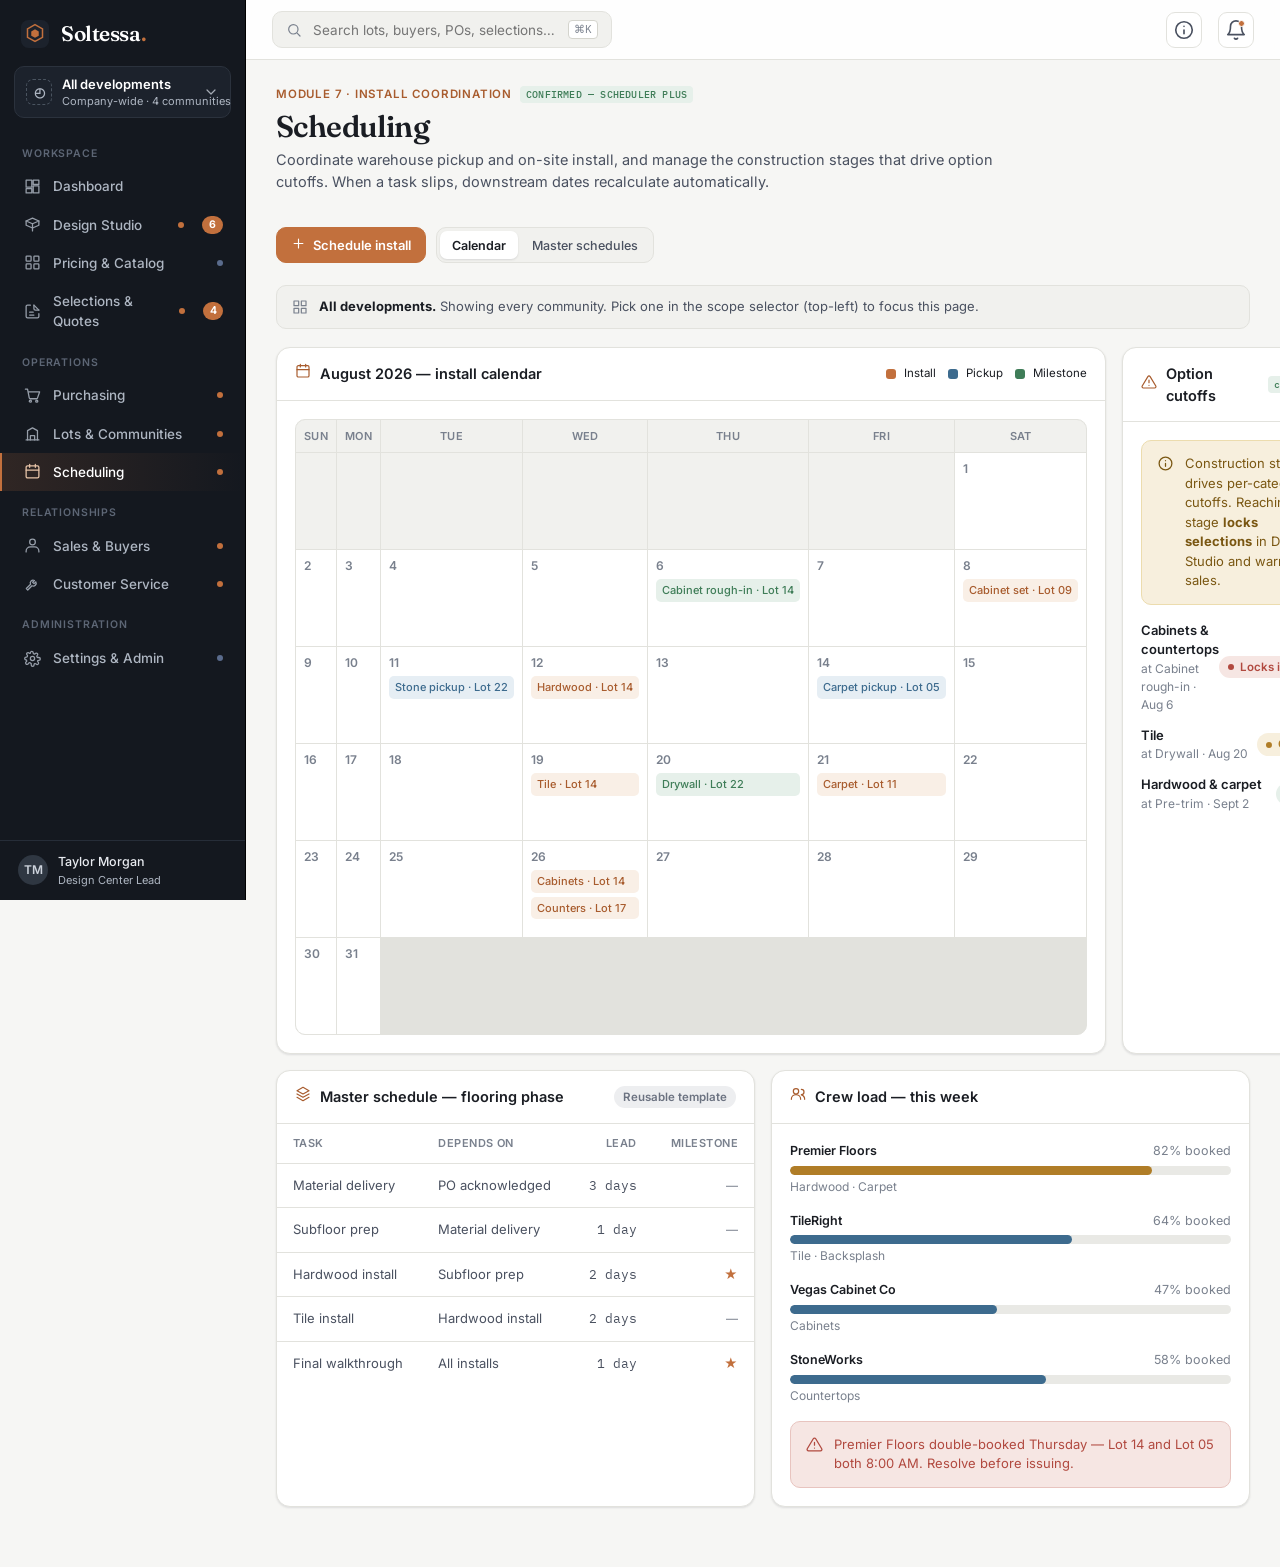
<file: scheduling.html>
<!DOCTYPE html>
<html lang="en">
<head>
<meta charset="utf-8" />
<meta name="viewport" content="width=device-width, initial-scale=1" />
<title>Scheduling · Soltessa</title>
<link rel="preconnect" href="https://fonts.googleapis.com"><link rel="preconnect" href="https://fonts.gstatic.com" crossorigin>
<link href="https://fonts.googleapis.com/css2?family=Fraunces:opsz,wght@9..144,500;9..144,600;9..144,700&family=Inter:wght@400;500;600;700&family=IBM+Plex+Mono:wght@400;500;600&display=swap" rel="stylesheet">
<link rel="stylesheet" href="assets/css/app.css">
</head>
<body>
<div id="app" data-page="scheduling"></div>
<div class="drawer-scrim" id="scrim"></div>

<template id="page">
  <div class="page-head">
    <div class="page-head-row">
      <div>
        <div class="eyebrow">Module 7 · Install coordination <span class="prov conf">confirmed — Scheduler Plus</span></div>
        <h1 class="page-title">Scheduling</h1>
        <p class="page-sub">Coordinate warehouse pickup and on-site install, and manage the construction stages that drive option cutoffs. When a task slips, downstream dates recalculate automatically.</p>
      </div>
      <div class="flex gap-10">
        <button class="btn primary"><span data-ic="plus"></span>Schedule install</button>
        <div class="seg" id="view"><button class="active" data-v="cal">Calendar</button><button data-v="master">Master schedules</button></div>
      </div>
    </div>
  </div>

  <div data-scopebar="scoped"></div>

  <div class="grid grid-2-1 mb-16">
    <!-- calendar -->
    <div class="card">
      <div class="card-head">
        <div class="card-title"><span data-ic="scheduling"></span><span id="calTitle">August 2026 — install calendar</span></div>
        <div class="flex gap-12" style="font-size:11.5px">
          <span class="flex items-center gap-8"><span style="width:10px;height:10px;border-radius:3px;background:var(--accent)"></span>Install</span>
          <span class="flex items-center gap-8"><span style="width:10px;height:10px;border-radius:3px;background:var(--info)"></span>Pickup</span>
          <span class="flex items-center gap-8"><span style="width:10px;height:10px;border-radius:3px;background:var(--ok)"></span>Milestone</span>
        </div>
      </div>
      <div class="card-body">
        <div class="cal" id="cal"></div>
      </div>
    </div>

    <!-- cutoff management -->
    <div class="card">
      <div class="card-head"><div class="card-title"><span data-ic="alert"></span>Option cutoffs <span class="prov conf">confirmed</span></div></div>
      <div class="card-body">
        <div class="notice warn mb-16"><span data-ic="info"></span><div>Construction stage drives per-category cutoffs. Reaching a stage <b>locks selections</b> in Design Studio and warns sales.</div></div>
        <div class="stack gap-12" id="cutoffs"></div>
      </div>
    </div>
  </div>

  <!-- conflicts + master schedule -->
  <div class="grid grid-2">
    <div class="card">
      <div class="card-head"><div class="card-title"><span data-ic="layers"></span>Master schedule — flooring phase</div><span class="badge neutral">Reusable template</span></div>
      <div class="card-body flush"><div class="tbl-wrap"><table class="tbl">
        <thead><tr><th>Task</th><th>Depends on</th><th class="right">Lead</th><th class="right">Milestone</th></tr></thead><tbody id="master"></tbody>
      </table></div></div>
    </div>
    <div class="card">
      <div class="card-head"><div class="card-title"><span data-ic="users"></span>Crew load — this week</div></div>
      <div class="card-body">
        <div class="stack gap-16" id="crew"></div>
        <div class="notice danger mt-16" style="background:var(--danger-bg);border-color:#e8c4bf;color:var(--danger)"><span data-ic="alert"></span><div>Premier Floors double-booked Thursday — Lot 14 and Lot 05 both 8:00 AM. Resolve before issuing.</div></div>
      </div>
    </div>
  </div>
</template>

<script src="assets/data/demo.js"></script>
<script src="assets/js/app.js"></script>
<script>
  const S=window.Soltessa; S.mount({active:'scheduling'});

  // calendar — Aug 2026 starts Saturday
  const days=['Sun','Mon','Tue','Wed','Thu','Fri','Sat'];
  const SC=S.scope(); const commName = SC.isAll ? null : SC.dev.name;
  // events tagged with community so the calendar reflects scope
  const allEvents=[
    {day:12,type:'install',label:'Hardwood · Lot 14',comm:'Sienna Pass'},
    {day:14,type:'pickup',label:'Carpet pickup · Lot 05',comm:'Aspen Meadows'},
    {day:19,type:'install',label:'Tile · Lot 14',comm:'Sienna Pass'},
    {day:20,type:'milestone',label:'Drywall · Lot 22',comm:'Desert Vista'},
    {day:26,type:'install',label:'Cabinets · Lot 14',comm:'Sienna Pass'},
    {day:26,type:'install',label:'Counters · Lot 17',comm:'Sienna Pass'},
    {day:6,type:'milestone',label:'Cabinet rough-in · Lot 14',comm:'Sienna Pass'},
    {day:11,type:'pickup',label:'Stone pickup · Lot 22',comm:'Desert Vista'},
    {day:8,type:'install',label:'Cabinet set · Lot 09',comm:'Cholla Ridge'},
    {day:21,type:'install',label:'Carpet · Lot 11',comm:'Cholla Ridge'},
  ];
  const evShown = commName ? allEvents.filter(e=>e.comm===commName) : allEvents;
  const events={};
  evShown.forEach(e=>{ (events[e.day]=events[e.day]||[]).push(`${e.type}|${e.label}`); });
  let html=days.map(d=>`<div class="cal-h">${d}</div>`).join('');
  // Aug 1 2026 = Saturday (index 6)
  const offset=6, total=31;
  for(let i=0;i<offset;i++) html+=`<div class="cal-d out"></div>`;
  for(let d=1;d<=total;d++){
    const evs=(events[d]||[]).map(e=>{const[t,l]=e.split('|');return `<div class="cal-ev ${t}">${l}</div>`}).join('');
    html+=`<div class="cal-d"><div class="dn">${d}</div>${evs}</div>`;
  }
  document.getElementById('cal').innerHTML=html;
  if (commName) { const ct=document.getElementById('calTitle'); if(ct) ct.textContent = `August 2026 — ${commName}`; }

  const cutoffs=[
    ['Cabinets & countertops','Cabinet rough-in','Aug 6','danger','Locks in 6 days'],
    ['Tile','Drywall','Aug 20','warn','On track'],
    ['Hardwood & carpet','Pre-trim','Sept 2','ok','Open'],
  ];
  document.getElementById('cutoffs').innerHTML=cutoffs.map(c=>`
    <div class="flex items-center between">
      <div><div class="fw-600 fs-13">${c[0]}</div><div class="muted fs-12">at ${c[1]} · ${c[2]}</div></div>
      <span class="badge ${c[3]}"><span class="d"></span>${c[4]}</span>
    </div>`).join('');

  const master=[
    ['Material delivery','PO acknowledged','3 days','—'],
    ['Subfloor prep','Material delivery','1 day','—'],
    ['Hardwood install','Subfloor prep','2 days','★'],
    ['Tile install','Hardwood install','2 days','—'],
    ['Final walkthrough','All installs','1 day','★'],
  ];
  document.getElementById('master').innerHTML=master.map(m=>`<tr><td class="primary">${m[0]}</td><td class="muted">${m[1]}</td><td class="num right">${m[2]}</td><td class="right">${m[3]==='★'?'<span style="color:var(--accent)">★</span>':'<span class="muted">—</span>'}</td></tr>`).join('');

  const crew=[
    ['Premier Floors','Hardwood · Carpet',82],
    ['TileRight','Tile · Backsplash',64],
    ['Vegas Cabinet Co','Cabinets',47],
    ['StoneWorks','Countertops',58],
  ];
  document.getElementById('crew').innerHTML=crew.map(c=>`
    <div><div class="allow-row"><span class="cat">${c[0]}</span><span class="muted">${c[2]}% booked</span></div>
    <div class="allow-track"><div class="allow-fill ${c[2]>80?'warn':''}" style="width:${c[2]}%;background:${c[2]>80?'var(--warn)':'var(--info)'}"></div></div>
    <div class="muted fs-12" style="margin-top:3px">${c[1]}</div></div>`).join('');

  // ============ INTERACTIVITY ============
  // Schedule install
  document.querySelector('.page-head .btn.primary').addEventListener('click', () => S.modal({
    eyebrow:'Scheduling', title:'Schedule an install',
    body:`<div class="form-grid">
      <label class="field"><span class="field-lbl">Lot</span><input data-field="lot" placeholder="Lot 14 · Sienna Pass"/></label>
      <label class="field"><span class="field-lbl">Work type</span><select data-field="type"><option>Hardwood install</option><option>Tile install</option><option>Carpet install</option><option>Cabinet set</option><option>Countertop template</option><option>Material pickup</option></select></label>
      <label class="field"><span class="field-lbl">Installer / crew</span><select data-field="crew"><option>Premier Floors</option><option>TileRight</option><option>Vegas Cabinet Co</option><option>StoneWorks</option></select></label>
      <label class="field"><span class="field-lbl">Date</span><input data-field="date" placeholder="Aug 14, 2026"/></label>
    </div>
    <div class="notice info mt-16"><span data-ic="info"></span><div>Downstream task dates auto-recalculate if this shifts a dependency.</div></div>`,
    actions:[{label:'Cancel',kind:'ghost'},{label:'Add to calendar',kind:'primary',icon:'check',onClick:(m)=>{const f=S.readForm(m);S.toast(`${f.type} scheduled for ${f.lot||'lot'} on ${f.date||'TBD'} (demo).`);}}] }));

  // calendar events → detail
  document.querySelectorAll('#cal .cal-ev').forEach(ev => { ev.style.cursor='pointer'; ev.addEventListener('click', () => {
    const label = ev.textContent; const type = ev.classList.contains('install')?'Install':ev.classList.contains('pickup')?'Pickup':'Milestone';
    S.modal({ eyebrow:'Calendar · '+type, title:label, size:'sm',
      body:`<div class="meta-list"><div class="ml-row"><span class="ml-k">Type</span><span class="ml-v"><span class="tag">${type}</span></span></div><div class="ml-row"><span class="ml-k">Crew</span><span class="ml-v">Premier Floors</span></div><div class="ml-row"><span class="ml-k">Materials</span><span class="ml-v">From PO-3319</span></div></div>`,
      actions:[{label:'Close',kind:'ghost'},{label:'Reschedule',kind:'primary',icon:'edit',onClick:()=>S.toast('Reschedule — downstream dates will recalculate (demo).')}] });
  });});

  // cutoff rows → detail (extend / lock now)
  document.querySelectorAll('#cutoffs > div').forEach((row,i)=>{ row.style.cursor='pointer'; row.addEventListener('click',()=>{
    const c=cutoffs[i];
    S.modal({ eyebrow:'Option cutoff', title:c[0], size:'sm',
      body:`<div class="meta-list"><div class="ml-row"><span class="ml-k">Construction stage</span><span class="ml-v">${c[1]}</span></div><div class="ml-row"><span class="ml-k">Cutoff date</span><span class="ml-v">${c[2]}</span></div><div class="ml-row"><span class="ml-k">Status</span><span class="ml-v"><span class="badge ${c[3]}"><span class="d"></span>${c[4]}</span></span></div></div>
        <div class="notice warn mt-16"><span data-ic="alert"></span><div>Reaching this stage locks the matching selections in Design Studio.</div></div>`,
      actions:[{label:'Extend cutoff',kind:'ghost',onClick:()=>S.toast(`${c[0]} cutoff extended (demo).`)},{label:'Lock now',kind:'primary',icon:'check',onClick:()=>S.toast(`${c[0]} selections locked (demo).`)}] });
  });});

  // master schedule rows → edit lead time
  document.querySelectorAll('#master tr').forEach((tr,i)=>{ tr.classList.add('tbl-clickable'); tr.addEventListener('click',()=>{
    const m=master[i];
    S.modal({ eyebrow:'Master schedule task', title:m[0], size:'sm',
      body:`<div class="form-grid"><label class="field"><span class="field-lbl">Depends on</span><input data-field="dep" value="${m[1]}"/></label><label class="field"><span class="field-lbl">Lead time</span><input data-field="lead" value="${m[2]}"/></label></div>`,
      actions:[{label:'Cancel',kind:'ghost'},{label:'Save task',kind:'primary',icon:'check',onClick:()=>S.toast(`“${m[0]}” updated — schedule regenerated (demo).`)}] });
  });});

  // crew rows → detail
  document.querySelectorAll('#crew > div').forEach((row,i)=>{ row.style.cursor='pointer'; row.addEventListener('click',()=>{
    const c=crew[i];
    S.drawer({ eyebrow:'Crew load', title:c[0], width:460,
      body:`<div class="meta-list mb-16"><div class="ml-row"><span class="ml-k">Categories</span><span class="ml-v">${c[1]}</span></div><div class="ml-row"><span class="ml-k">Booked this week</span><span class="ml-v t-mono">${c[2]}%</span></div><div class="ml-row"><span class="ml-k">Jobs scheduled</span><span class="ml-v t-mono">${Math.round(c[2]/12)}</span></div></div>
        ${c[2]>80?'<div class="notice warn"><span data-ic="alert"></span><div>Near capacity — consider redistributing jobs.</div></div>':'<div class="notice info"><span data-ic="info"></span><div>Healthy utilization.</div></div>'}
        <div class="flex gap-8 mt-16"><button class="btn ghost sm" data-drawer-close>Close</button></div>` });
  });});

  // double-booking resolve
  const conflict = document.querySelector('.notice.danger');
  if (conflict) { conflict.style.cursor='pointer'; conflict.addEventListener('click', () => S.confirmAction({
    eyebrow:'Conflict', title:'Resolve double-booking', danger:true, icon:'check',
    message:'Premier Floors is booked for Lot 14 and Lot 05 at the same time Thursday. Move Lot 05 carpet pickup to Friday 8:00 AM?',
    confirmLabel:'Move to Friday', onConfirm:()=>S.toast('Lot 05 pickup moved to Friday — conflict resolved (demo).') })); }

  // view toggle: Calendar vs Master schedules
  const calGrid = document.querySelector('.grid.grid-2-1');
  document.querySelectorAll('#view button').forEach(b=>b.addEventListener('click',()=>{
    document.querySelectorAll('#view button').forEach(x=>x.classList.remove('active'));
    b.classList.add('active');
    const v=b.dataset.v;
    // master schedule card is the 2nd grid block; emphasize by scrolling
    if (v==='master') { document.getElementById('master').scrollIntoView({behavior:'smooth',block:'center'}); S.toast('Showing reusable master schedule templates.'); }
    else { window.scrollTo({top:0,behavior:'smooth'}); }
  }));
</script>
</body>
</html>
</file>
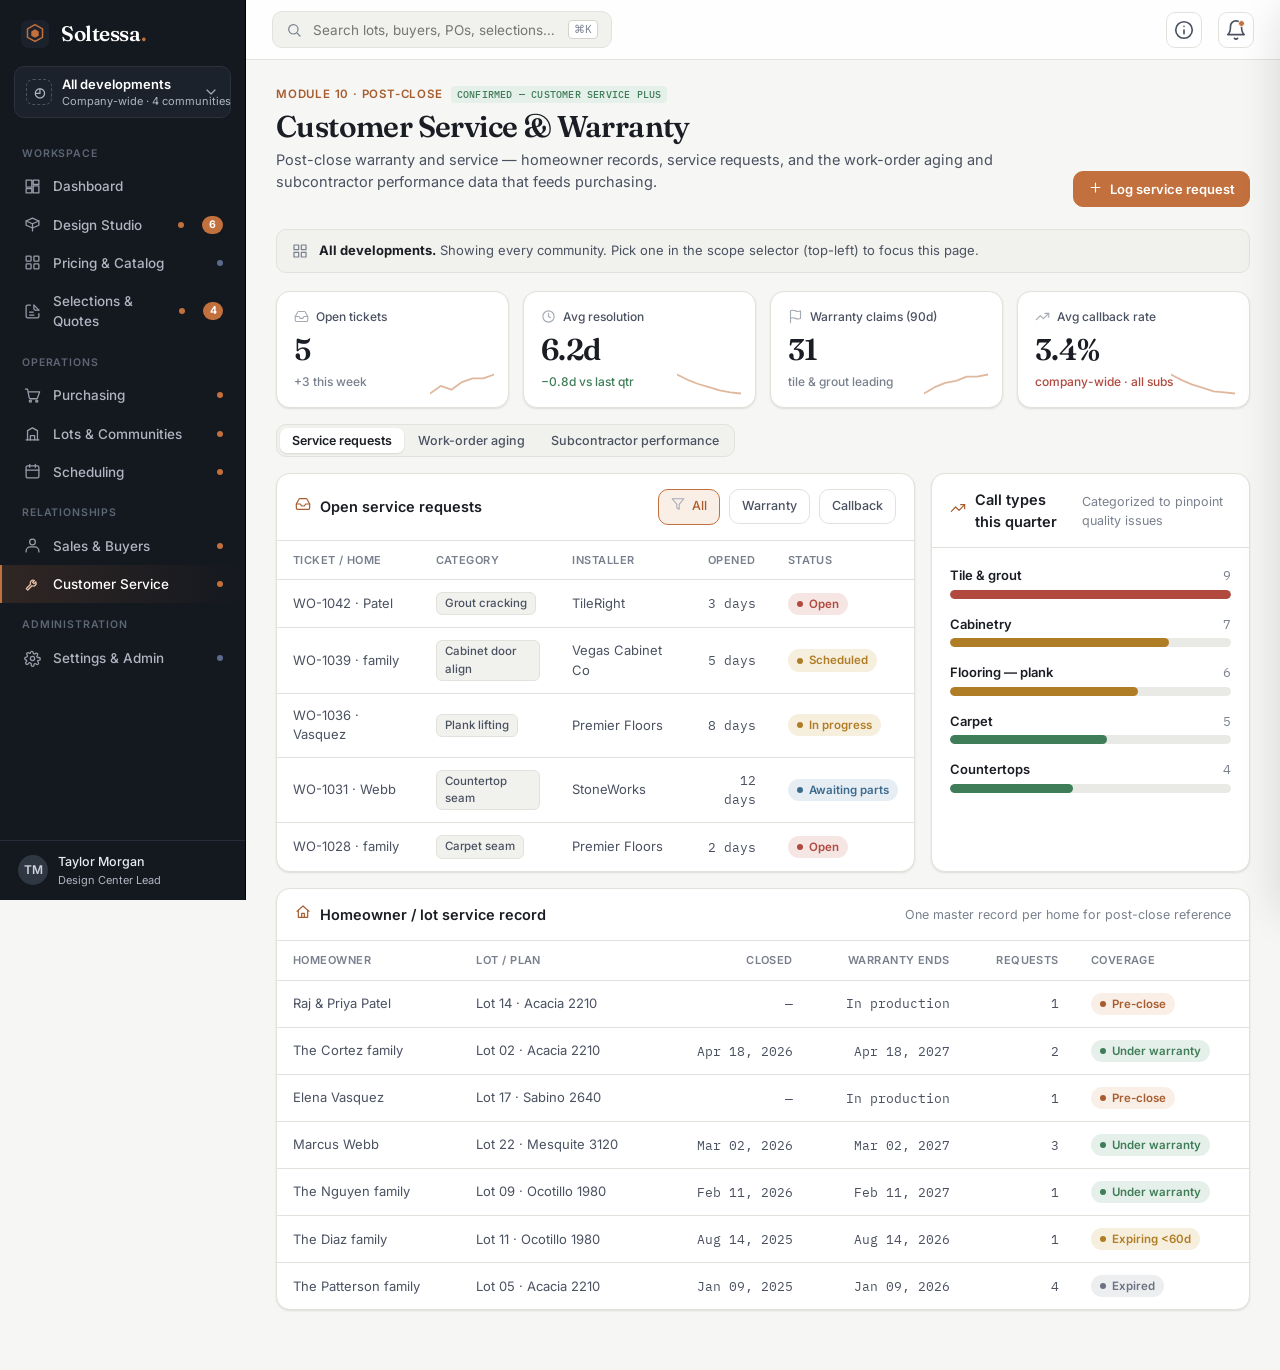
<file: service.html>
<!DOCTYPE html>
<html lang="en">
<head>
<meta charset="utf-8" />
<meta name="viewport" content="width=device-width, initial-scale=1" />
<title>Customer Service · Soltessa</title>
<link rel="preconnect" href="https://fonts.googleapis.com"><link rel="preconnect" href="https://fonts.gstatic.com" crossorigin>
<link href="https://fonts.googleapis.com/css2?family=Fraunces:opsz,wght@9..144,500;9..144,600;9..144,700&family=Inter:wght@400;500;600;700&family=IBM+Plex+Mono:wght@400;500;600&display=swap" rel="stylesheet">
<link rel="stylesheet" href="assets/css/app.css">
</head>
<body>
<div id="app" data-page="service"></div>
<div class="drawer-scrim" id="scrim"></div>

<div class="drawer" id="woDrawer" style="width:540px">
  <div class="drawer-head">
    <div><div class="eyebrow">Work order <span class="prov conf">confirmed</span></div><div class="drawer-title" id="woTitle">WO-1042</div></div>
    <button class="btn-icon" data-close><span data-ic="x"></span></button>
  </div>
  <div class="drawer-body" id="woBody"></div>
</div>

<template id="page">
  <div class="page-head">
    <div class="page-head-row">
      <div>
        <div class="eyebrow">Module 10 · Post-close <span class="prov conf">confirmed — Customer Service Plus</span></div>
        <h1 class="page-title">Customer Service &amp; Warranty</h1>
        <p class="page-sub">Post-close warranty and service — homeowner records, service requests, and the work-order aging and subcontractor performance data that feeds purchasing.</p>
      </div>
      <button class="btn primary"><span data-ic="plus"></span>Log service request</button>
    </div>
  </div>

  <div data-scopebar="scoped"></div>

  <div class="kpi-grid mb-16" id="kpis"></div>

  <div class="seg mb-16" id="tabs">
    <button class="active" data-tab="tickets">Service requests</button>
    <button data-tab="aging">Work-order aging</button>
    <button data-tab="perf">Subcontractor performance</button>
  </div>

  <!-- TICKETS -->
  <div data-panel="tickets">
    <div class="grid grid-2-1 mb-16">
      <div class="card">
        <div class="card-head"><div class="card-title"><span data-ic="inbox"></span>Open service requests</div>
          <div class="tbl-tools"><span class="fchip active"><span data-ic="filter"></span>All</span><span class="fchip">Warranty</span><span class="fchip">Callback</span></div>
        </div>
        <div class="card-body flush"><div class="tbl-wrap"><table class="tbl tbl-clickable">
          <thead><tr><th>Ticket / home</th><th>Category</th><th>Installer</th><th class="right">Opened</th><th>Status</th></tr></thead>
          <tbody id="tickets"></tbody>
        </table></div></div>
      </div>

      <div class="card">
        <div class="card-head"><div class="card-title"><span data-ic="trend"></span>Call types this quarter</div><span class="card-sub">Categorized to pinpoint quality issues</span></div>
        <div class="card-body"><div class="stack gap-16" id="calltypes"></div></div>
      </div>
    </div>

    <div class="card">
      <div class="card-head"><div class="card-title"><span data-ic="home"></span>Homeowner / lot service record</div><span class="card-sub">One master record per home for post-close reference</span></div>
      <div class="card-body flush"><div class="tbl-wrap"><table class="tbl tbl-clickable">
        <thead><tr><th>Homeowner</th><th>Lot / Plan</th><th class="right">Closed</th><th class="right">Warranty ends</th><th class="right">Requests</th><th>Coverage</th></tr></thead>
        <tbody id="homes"></tbody>
      </table></div></div>
    </div>
  </div>

  <!-- AGING -->
  <div data-panel="aging" style="display:none">
    <div class="card mb-16">
      <div class="notice warn"><span data-ic="alert"></span><div><strong>2 work orders past 14 days.</strong> Outstanding work orders by sub with elapsed time since issue — management efficiency reporting <span class="prov conf">confirmed</span>.</div></div>
      <div class="card-body flush"><div class="tbl-wrap"><table class="tbl tbl-clickable">
        <thead><tr><th>Work order</th><th>Home / lot</th><th>Subcontractor</th><th>Issue</th><th class="right">Issued</th><th class="right">Age</th><th>Status</th></tr></thead>
        <tbody id="aging"></tbody>
      </table></div></div>
    </div>
  </div>

  <!-- PERFORMANCE -->
  <div data-panel="perf" style="display:none">
    <div class="notice" style="background:#eef1f6;border:1px solid #dde3ec;margin-bottom:16px"><span data-ic="grid" style="color:#5a6b8c"></span><div>Subcontractor performance is evaluated <b>company-wide</b> — a sub's callback rate spans every community they work. This view does not change with the development scope.</div></div>
    <div class="card">
      <div class="card-head"><div class="card-title"><span data-ic="users"></span>Subcontractor performance</div><span class="card-sub">Callbacks, completion rates, problem-sub isolation — feeds supplier records (Module 3) and bid awarding (Module 5)</span></div>
      <div class="card-body flush"><div class="tbl-wrap"><table class="tbl">
        <thead><tr><th>Subcontractor</th><th>Category</th><th class="right">Jobs (90d)</th><th class="right">Callbacks</th><th class="right">Callback rate</th><th class="right">Avg close</th><th>Rating</th></tr></thead>
        <tbody id="perf"></tbody>
      </table></div></div>
    </div>
  </div>
</template>

<script src="assets/data/demo.js"></script>
<script src="assets/js/app.js"></script>
<script>
  const S=window.Soltessa; S.mount({active:'service'});
  const SC=S.scope(); const commName = SC.isAll ? null : SC.dev.name;
  const tkData = DEMO.byComm(DEMO.serviceTickets, commName);
  const openCount = tkData.filter(t=>t.status==='Open').length;

  const kpis=[
    {label:'Open tickets',icon:'inbox',value:String(tkData.length),delta: SC.isAll?'+3 this week':'in this community',d:'flat',s:[9,11,10,12,13,13,14]},
    {label:'Avg resolution',icon:'clock',value:'6.2d',delta:'−0.8d vs last qtr',d:'up',s:[8,7.5,7.1,6.8,6.5,6.3,6.2]},
    {label:'Warranty claims (90d)',icon:'flag',value: SC.isAll?'31':String(tkData.length*3+2),delta:'tile & grout leading',d:'flat',s:[22,25,27,28,30,30,31]},
    {label:'Avg callback rate',icon:'trend',value:'3.4%',delta:'company-wide · all subs',d:'down',s:[5.1,4.6,4.2,3.9,3.6,3.5,3.4]},
  ];
  document.getElementById('kpis').innerHTML=kpis.map(k=>`<div class="kpi"><div class="kpi-label">${S.icon(k.icon)} ${k.label}</div><div class="kpi-value">${k.value}</div><div class="kpi-delta ${k.d}">${k.delta}</div>${S.spark(k.s)}</div>`).join('');

  const tkBadge = s => ({Open:'danger',Scheduled:'warn','In progress':'warn','Awaiting parts':'info'}[s]||'neutral');
  const tickets = tkData.map(t => [t.id, `${t.id} · ${t.buyer.split(' ').pop()}`, t.cat, t.crew, t.age, `<span class="badge ${tkBadge(t.status)}"><span class="d"></span>${t.status}`, t.comm]);
  document.getElementById('tickets').innerHTML = tickets.length ? tickets.map(t=>`<tr data-drawer="woDrawer" data-wo="${t[0]}"><td class="primary">${t[1]}</td><td><span class="tag">${t[2]}</span></td><td class="muted">${t[3]}</td><td class="num right muted">${t[4]}</td><td>${t[5]}</span></td></tr>`).join('') : `<tr><td colspan="5" class="muted" style="text-align:center;padding:24px">No open service requests in this development.</td></tr>`;

  const ct=[['Tile & grout',9,'danger'],['Cabinetry',7,'warn'],['Flooring — plank',6,'warn'],['Carpet',5,'info'],['Countertops',4,'info']];
  const ctMax=9;
  document.getElementById('calltypes').innerHTML=ct.map(c=>`
    <div><div class="flex between fs-13 mb-4"><span class="fw-600">${c[0]}</span><span class="t-mono muted">${c[1]}</span></div>
    <div class="allow-track"><div class="allow-fill ${c[2]==='danger'?'over':c[2]==='warn'?'warn':''}" style="width:${Math.round(c[1]/ctMax*100)}%"></div></div></div>`).join('');

  const homesAll=[
    ['Raj &amp; Priya Patel','Lot 14 · Acacia 2210','—','In production','1','<span class="badge accent"><span class="d"></span>Pre-close','Sienna Pass'],
    ['The Cortez family','Lot 02 · Acacia 2210','Apr 18, 2026','Apr 18, 2027','2','<span class="badge ok"><span class="d"></span>Under warranty','Sienna Pass'],
    ['Elena Vasquez','Lot 17 · Sabino 2640','—','In production','1','<span class="badge accent"><span class="d"></span>Pre-close','Sienna Pass'],
    ['Marcus Webb','Lot 22 · Mesquite 3120','Mar 02, 2026','Mar 02, 2027','3','<span class="badge ok"><span class="d"></span>Under warranty','Desert Vista'],
    ['The Nguyen family','Lot 09 · Ocotillo 1980','Feb 11, 2026','Feb 11, 2027','1','<span class="badge ok"><span class="d"></span>Under warranty','Cholla Ridge'],
    ['The Diaz family','Lot 11 · Ocotillo 1980','Aug 14, 2025','Aug 14, 2026','1','<span class="badge warn"><span class="d"></span>Expiring &lt;60d','Cholla Ridge'],
    ['The Patterson family','Lot 05 · Acacia 2210','Jan 09, 2025','Jan 09, 2026','4','<span class="badge neutral"><span class="d"></span>Expired','Aspen Meadows'],
  ];
  const homes = commName ? homesAll.filter(h=>h[6]===commName) : homesAll;
  document.getElementById('homes').innerHTML = homes.length ? homes.map(h=>`<tr><td class="primary">${h[0]}</td><td class="muted">${h[1]}</td><td class="num right muted">${h[2]}</td><td class="num right">${h[3]}</td><td class="num right">${h[4]}</td><td>${h[5]}</span></td></tr>`).join('') : `<tr><td colspan="6" class="muted" style="text-align:center;padding:24px">No homeowner records in this development.</td></tr>`;

  const agingBadge = age => { const d=parseInt(age); return d>=12?'<span class="badge danger"><span class="d"></span>Overdue':d>=8?'<span class="badge warn"><span class="d"></span>Aging':'<span class="badge info"><span class="d"></span>On track'; };
  const issuedDate = { '12 days':'Jun 17','8 days':'Jun 21','5 days':'Jun 24','3 days':'Jun 26','2 days':'Jun 27' };
  const aging = tkData.slice().sort((a,b)=>parseInt(b.age)-parseInt(a.age)).map(t => [t.id, `${t.buyer.split(' ').pop()} · ${t.lot||''}`.replace(' · ',' · Lot '), t.crew, t.cat, issuedDate[t.age]||'—', t.age.replace(' days','d'), agingBadge(t.age)]);
  document.getElementById('aging').innerHTML = aging.length ? aging.map(a=>`<tr data-drawer="woDrawer" data-wo="${a[0]}"><td class="primary">${a[0]}</td><td class="muted">${a[1]}</td><td>${a[2]}</td><td class="muted">${a[3]}</td><td class="num right muted">${a[4]}</td><td class="num right fw-600">${a[5]}</td><td>${a[6]}</span></td></tr>`).join('') : `<tr><td colspan="7" class="muted" style="text-align:center;padding:24px">No work orders in this development.</td></tr>`;

  const perf=[
    ['Premier Floors','Flooring','38','2','5.3%','4.1d','<span class="badge ok"><span class="d"></span>Good'],
    ['TileRight','Tile','29','4','13.8%','7.2d','<span class="badge danger"><span class="d"></span>Review'],
    ['Vegas Cabinet Co','Cabinets','21','1','4.8%','3.6d','<span class="badge ok"><span class="d"></span>Good'],
    ['StoneWorks','Countertops','18','1','5.6%','6.0d','<span class="badge warn"><span class="d"></span>Watch'],
  ];
  document.getElementById('perf').innerHTML=perf.map(p=>`<tr data-pidx="${perf.indexOf(p)}"><td class="primary">${p[0]}</td><td><span class="tag">${p[1]}</span></td><td class="num right">${p[2]}</td><td class="num right">${p[3]}</td><td class="num right fw-600" style="color:${parseFloat(p[4])>10?'var(--danger)':'var(--ink)'}">${p[4]}</td><td class="num right muted">${p[5]}</td><td>${p[6]}</span></td></tr>`).join('');

  // ============ INTERACTIVITY ============
  // Log service request
  document.querySelector('.page-head .btn.primary').addEventListener('click', () => S.modal({
    eyebrow:'Customer service', title:'Log a service request',
    body:`<div class="form-grid">
      <label class="field"><span class="field-lbl">Homeowner</span><input data-field="home" placeholder="e.g. The Cortez family"/></label>
      <label class="field"><span class="field-lbl">Lot</span><input data-field="lot" placeholder="Lot 02 · Sienna Pass"/></label>
      <label class="field"><span class="field-lbl">Call type</span><select data-field="cat"><option>Tile & grout</option><option>Cabinetry</option><option>Flooring — plank</option><option>Carpet</option><option>Countertops</option></select></label>
      <label class="field"><span class="field-lbl">Assign to</span><select data-field="sub"><option>TileRight</option><option>Premier Floors</option><option>Vegas Cabinet Co</option><option>StoneWorks</option></select></label>
      <label class="field span-2"><span class="field-lbl">Description</span><input data-field="desc" placeholder="Describe the issue…"/></label>
    </div>`,
    actions:[{label:'Cancel',kind:'ghost'},{label:'Create work order',kind:'primary',icon:'check',onClick:(m)=>{const f=S.readForm(m);S.toast(`Work order created for ${f.home||'homeowner'} — assigned to ${f.sub} (demo).`);}}] }));

  // perf rows → detail
  document.querySelectorAll('#perf tr').forEach((tr,i)=>{ tr.classList.add('tbl-clickable'); tr.addEventListener('click',()=>{
    const p=perf[i]; const flag=parseFloat(p[4])>10;
    S.drawer({ eyebrow:'Subcontractor performance', title:p[0], width:480,
      body:`<div class="meta-list mb-16">
        <div class="ml-row"><span class="ml-k">Category</span><span class="ml-v"><span class="tag">${p[1]}</span></span></div>
        <div class="ml-row"><span class="ml-k">Jobs (90d)</span><span class="ml-v t-mono">${p[2]}</span></div>
        <div class="ml-row"><span class="ml-k">Callbacks</span><span class="ml-v t-mono">${p[3]}</span></div>
        <div class="ml-row"><span class="ml-k">Callback rate</span><span class="ml-v t-mono" style="color:${flag?'var(--danger)':'var(--ink)'}">${p[4]}</span></div>
        <div class="ml-row"><span class="ml-k">Avg close</span><span class="ml-v t-mono">${p[5]}</span></div>
      </div>
      <div class="notice ${flag?'danger':'info'}" style="${flag?'background:var(--danger-bg);border-color:#e8c4bf;color:var(--danger)':''}"><span data-ic="${flag?'alert':'info'}"></span><div>${flag?'Callback rate is an outlier — flag for review and weight down in bid awarding.':'Performance within range. Feeds bid awarding and supplier records.'}</div></div>
      <div class="flex gap-8 mt-16">${flag?'<button class="btn primary sm" data-toast="Flagged for review (demo)." style="background:var(--danger);border-color:var(--danger)">'+S.icon('flag')+'Flag for review</button>':''}<button class="btn ghost sm" data-drawer-close>Close</button></div>` });
  });});

  // homeowner rows → service record
  document.querySelectorAll('#homes tr').forEach((tr)=>tr.addEventListener('click',()=>{
    const home = tr.querySelector('.primary').textContent;
    const lot = tr.children[1].textContent;
    S.drawer({ eyebrow:'Homeowner / lot service record', title:home, width:500,
      body:`<div class="meta-list mb-16">
        <div class="ml-row"><span class="ml-k">Lot / Plan</span><span class="ml-v">${lot}</span></div>
        <div class="ml-row"><span class="ml-k">Coverage</span><span class="ml-v">${tr.children[5].textContent.trim()}</span></div>
        <div class="ml-row"><span class="ml-k">Requests to date</span><span class="ml-v t-mono">${tr.children[4].textContent.trim()}</span></div>
      </div>
      <div class="notice info"><span data-ic="info"></span><div>One master record per home for post-close reference — links every service ticket, PO, and warranty item.</div></div>
      <div class="flex gap-8 mt-16"><button class="btn primary sm" data-toast="New request logged (demo).">${S.icon('plus')}Log request</button><button class="btn ghost sm" data-drawer-close>Close</button></div>` });
  }));

  // work order drawer detail
  const woData={
    'WO-1042':{home:'Raj &amp; Priya Patel',lot:'Lot 14 · Sienna Pass',plan:'Acacia 2210',cat:'Tile &amp; grout',sub:'TileRight',issued:'Jun 26, 2026',age:'3 days',status:'Open',desc:'Hairline grout cracking along primary bath shower curb. Reported at 11-month walkthrough.',po:'PO-3319 (tile install)'},
    'WO-1039':{home:'The Cortez family',lot:'Lot 02 · Sienna Pass',plan:'Acacia 2210',cat:'Cabinetry',sub:'Vegas Cabinet Co',issued:'Jun 24, 2026',age:'5 days',status:'Scheduled',desc:'Upper cabinet door misaligned in kitchen; hinge adjustment needed.',po:'PO-3320 (cabinet set)'},
    'WO-1036':{home:'Elena Vasquez',lot:'Lot 17 · Desert Vista',plan:'Sabino 2640',cat:'Flooring — plank',sub:'Premier Floors',issued:'Jun 21, 2026',age:'8 days',status:'In progress',desc:'LVP plank lifting near patio threshold; re-adhere and inspect subfloor.',po:'PO-3312 (flooring)'},
    'WO-1031':{home:'Marcus Webb',lot:'Lot 22 · Cholla Ridge',plan:'Mesquite 3120',cat:'Countertops',sub:'StoneWorks',issued:'Jun 17, 2026',age:'12 days',status:'Awaiting parts',desc:'Visible seam separation at island; replacement slab section on order.',po:'PO-3315 (countertops)'},
    'WO-1028':{home:'The Nguyen family',lot:'Lot 09 · Desert Vista',plan:'Ocotillo 1980',cat:'Carpet',sub:'Premier Floors',issued:'Jun 27, 2026',age:'2 days',status:'Open',desc:'Carpet seam lifting in primary bedroom; re-seam required.',po:'PO-3315 (carpet)'},
  };
  function fillWO(id){
    const w=woData[id]||woData['WO-1042'];
    document.getElementById('woTitle').textContent=id;
    document.getElementById('woBody').innerHTML=`
      <div class="lineage condensed mb-16">
        <div class="lineage-step done"><span class="ls-num"><span data-ic="check"></span></span><span class="ls-label">Lot</span></div><span class="lineage-sep"></span>
        <div class="lineage-step done"><span class="ls-num"><span data-ic="check"></span></span><span class="ls-label">Schedule</span></div><span class="lineage-sep"></span>
        <div class="lineage-step current"><span class="ls-num">9</span><span class="ls-label">Service</span></div>
      </div>
      <dl class="meta mb-16">
        <dt>Homeowner</dt><dd>${w.home}</dd>
        <dt>Lot / Plan</dt><dd>${w.lot} · ${w.plan}</dd>
        <dt>Call type</dt><dd><span class="tag">${w.cat}</span></dd>
        <dt>Subcontractor</dt><dd>${w.sub}</dd>
        <dt>Source PO</dt><dd>${w.po}</dd>
        <dt>Issued</dt><dd>${w.issued} · <span class="fw-600">${w.age}</span></dd>
        <dt>Status</dt><dd><span class="badge ${ {Open:'danger','Scheduled':'warn','In progress':'warn','Awaiting parts':'info'}[w.status]||'danger' }"><span class="d"></span>${w.status}</span></dd>
      </dl>
      <div class="divider"><span class="lbl">Request detail</span><span class="line"></span></div>
      <p class="fs-13 muted mb-16" style="line-height:1.6">${w.desc}</p>
      <div class="notice info"><span data-ic="info"></span><div>Work order generated to <strong>${w.sub}</strong> from the homeowner record — no manual re-keying. Completion tracked back to subcontractor performance.</div></div>
      <div class="flex gap-8 mt-16"><button class="btn primary" data-toast="Work order sent to ${w.sub} (demo)."><span data-ic="send"></span>Send to sub</button><button class="btn ghost" data-toast="${id} marked resolved (demo)." data-drawer-close><span data-ic="check"></span>Mark resolved</button></div>`;
    S.resolveIcons(document.getElementById('woBody'));
  }

  // tabs
  document.querySelectorAll('#tabs button').forEach(b=>b.addEventListener('click',()=>{
    document.querySelectorAll('#tabs button').forEach(x=>x.classList.remove('active'));
    b.classList.add('active');
    const t=b.dataset.tab;
    document.querySelectorAll('[data-panel]').forEach(p=>p.style.display=p.dataset.panel===t?'':'none');
  }));

  // drawer wiring for dynamically added rows
  document.querySelectorAll('[data-drawer="woDrawer"]').forEach(r=>r.addEventListener('click',()=>{fillWO(r.dataset.wo);S.openDrawer('woDrawer');}));
</script>
</body>
</html>
</file>
<file: assets/css/app.css>
/* ============================================================
   Soltessa — design system
   Palette: cool slate/ink surfaces, one warm amber-clay accent
   Type: Fraunces (display) + Inter (UI/body) + IBM Plex Mono (data)
   ============================================================ */

:root {
  /* Surfaces — cool, calm neutrals */
  --bg:        #f6f6f4;   /* app canvas */
  --surface:   #ffffff;   /* cards, panels */
  --surface-2: #f1f1ee;   /* subtle fills, table stripes */
  --surface-3: #e9e9e5;
  --rail:      #14181f;    /* left nav — deep ink */
  --rail-2:    #1c222c;
  --rail-text: #aeb6c2;
  --rail-text-active: #ffffff;

  /* Ink / text */
  --ink:       #1a1d23;
  --ink-2:     #4a5160;
  --ink-3:     #79808d;
  --ink-4:     #a4aab4;

  /* Warm accent — amber-clay (the one bold color) */
  --accent:    #c2703d;
  --accent-d:  #a85c2e;
  --accent-l:  #e7c4a8;
  --accent-bg: #f9efe6;

  /* Status hues — muted, operational */
  --ok:        #3f7d58;
  --ok-bg:     #e6f0ea;
  --warn:      #b07d27;
  --warn-bg:   #f7efdd;
  --danger:    #b1493f;
  --danger-bg: #f6e6e3;
  --info:      #3d6b8e;
  --info-bg:   #e6eef4;
  --neutral:   #6b7280;
  --neutral-bg:#edeef0;

  /* Lines & radius */
  --line:      #e2e2dd;
  --line-2:    #d4d4cd;
  --r-sm: 6px; --r: 10px; --r-lg: 14px; --r-xl: 20px;

  /* Shadow */
  --shadow-sm: 0 1px 2px rgba(20,24,31,.06), 0 1px 3px rgba(20,24,31,.05);
  --shadow:    0 2px 6px rgba(20,24,31,.07), 0 6px 18px rgba(20,24,31,.06);
  --shadow-lg: 0 12px 40px rgba(20,24,31,.14);

  /* Type */
  --display: "Fraunces", Georgia, serif;
  --ui: "Inter", -apple-system, BlinkMacSystemFont, "Segoe UI", sans-serif;
  --mono: "IBM Plex Mono", "SF Mono", ui-monospace, monospace;

  --nav-w: 246px;
  --top-h: 60px;
}

* { box-sizing: border-box; }
html { -webkit-text-size-adjust: 100%; }
body {
  margin: 0;
  font-family: var(--ui);
  background: var(--bg);
  color: var(--ink);
  font-size: 14px;
  line-height: 1.5;
  -webkit-font-smoothing: antialiased;
  text-rendering: optimizeLegibility;
}
a { color: inherit; text-decoration: none; }
button { font-family: inherit; cursor: pointer; }
h1,h2,h3,h4 { margin: 0; font-weight: 600; letter-spacing: -0.01em; }
:focus-visible { outline: 2px solid var(--accent); outline-offset: 2px; border-radius: 4px; }

/* ============================== APP SHELL ============================== */
.app { display: flex; min-height: 100vh; }

/* ---- Left nav rail ---- */
.rail {
  width: var(--nav-w);
  background: var(--rail);
  color: var(--rail-text);
  flex-shrink: 0;
  display: flex; flex-direction: column;
  position: fixed; inset: 0 auto 0 0; height: 100vh;
  z-index: 40;
  border-right: 1px solid #000;
}
.rail-brand {
  display: flex; align-items: center; gap: 11px;
  padding: 18px 20px 16px;
}
.rail-logo {
  width: 30px; height: 30px; flex-shrink: 0;
}
.rail-wordmark {
  font-family: var(--display);
  font-weight: 600;
  font-size: 21px;
  color: #fff;
  letter-spacing: -0.02em;
}
.rail-wordmark .dot { color: var(--accent); }

.tenant-switch {
  width: calc(100% - 28px);
  margin: 0 14px 8px;
  background: var(--rail-2);
  border: 1px solid #2b323d;
  border-radius: var(--r);
  padding: 9px 11px;
  display: flex; align-items: center; gap: 10px;
  cursor: pointer; text-align: left; font-family: inherit;
  transition: border-color .15s;
}
.tenant-switch:hover { border-color: #3a424f; }
.tenant-chip {
  width: 26px; height: 26px; border-radius: 7px;
  background: linear-gradient(135deg, var(--accent), var(--accent-d));
  color: #fff; font-weight: 700; font-size: 12px;
  display: grid; place-items: center; flex-shrink: 0;
}
.tenant-meta { flex: 1; min-width: 0; }
.tenant-name { color: #fff; font-weight: 600; font-size: 13px; white-space: nowrap; overflow: hidden; text-overflow: ellipsis; }
.tenant-role { color: var(--rail-text); font-size: 11px; white-space: nowrap; overflow: hidden; text-overflow: ellipsis; }
.tenant-switch svg { color: var(--ink-4); flex-shrink: 0; width: 16px; height: 16px; margin-left: auto; transition: transform .18s; }
.tenant-wrap { position: relative; }
.tenant-wrap.open .tenant-switch svg { transform: rotate(180deg); }
.tenant-wrap.open .tenant-switch { border-color: var(--accent); }

.nav-scroll { flex: 1; overflow-y: auto; padding: 6px 0 16px; }
.nav-section-label {
  font-size: 10.5px; text-transform: uppercase; letter-spacing: .08em;
  color: #5d6675; padding: 14px 22px 6px; font-weight: 600;
}
.nav-item {
  display: flex; align-items: center; gap: 12px;
  padding: 9px 22px; color: var(--rail-text);
  font-size: 13.5px; font-weight: 500;
  border-left: 2.5px solid transparent;
  transition: background .12s, color .12s;
}
.nav-item svg { width: 17px; height: 17px; flex-shrink: 0; opacity: .85; }
.nav-item:hover { background: var(--rail-2); color: #e8ebf0; }
.nav-item.active {
  color: var(--rail-text-active);
  background: linear-gradient(90deg, rgba(194,112,61,.16), transparent);
  border-left-color: var(--accent);
}
.nav-item.active svg { opacity: 1; color: var(--accent-l); }
.nav-badge {
  margin-left: auto; background: var(--accent); color: #fff;
  font-size: 10.5px; font-weight: 700; border-radius: 9px;
  padding: 1px 7px; min-width: 18px; text-align: center;
}
.nav-item.active .nav-badge { background: var(--accent); }

.rail-foot {
  padding: 12px 18px; border-top: 1px solid #262d38;
  display: flex; align-items: center; gap: 10px;
}
.rail-avatar {
  width: 30px; height: 30px; border-radius: 50%;
  background: #2f3742; color: #cdd3dc; font-weight: 600; font-size: 12px;
  display: grid; place-items: center;
}
.rail-foot .who { font-size: 12.5px; color: #e8ebf0; font-weight: 500; }
.rail-foot .who small { display: block; color: var(--rail-text); font-size: 11px; font-weight: 400; }

/* ---- Main column ---- */
.main { flex: 1; margin-left: var(--nav-w); min-width: 0; display: flex; flex-direction: column; }

.topbar {
  height: var(--top-h);
  background: rgba(255,255,255,.86);
  backdrop-filter: saturate(1.4) blur(8px);
  border-bottom: 1px solid var(--line);
  position: sticky; top: 0; z-index: 30;
  display: flex; align-items: center; gap: 16px;
  padding: 0 26px;
}
.search {
  display: flex; align-items: center; gap: 9px;
  background: var(--surface-2); border: 1px solid var(--line);
  border-radius: var(--r); padding: 8px 13px; width: 340px; max-width: 38vw;
  color: var(--ink-3);
}
.search svg { width: 16px; height: 16px; flex-shrink: 0; color: var(--ink-3); }
.search input { border: none; background: none; outline: none; flex: 1; font-size: 13.5px; color: var(--ink); font-family: inherit; min-width: 0; }
.search kbd {
  font-family: var(--mono); font-size: 10.5px; background: var(--surface);
  border: 1px solid var(--line-2); border-radius: 4px; padding: 1px 5px; color: var(--ink-3);
}
.topbar-spacer { flex: 1; }
.top-action {
  width: 36px; height: 36px; border-radius: 9px;
  border: 1px solid var(--line); background: var(--surface);
  display: grid; place-items: center; color: var(--ink-2);
  position: relative; transition: border-color .15s, background .15s;
}
.top-action:hover { border-color: var(--line-2); background: var(--surface-2); }
.top-action .ping { position: absolute; top: 7px; right: 8px; width: 7px; height: 7px; border-radius: 50%; background: var(--accent); border: 1.5px solid var(--surface); }

.content { padding: 26px 30px 60px; flex: 1; max-width: 1380px; width: 100%; }
.content.wide { max-width: none; }

/* ---- Page header ---- */
.page-head { margin-bottom: 22px; }
.eyebrow {
  font-size: 11.5px; font-weight: 600; letter-spacing: .07em; text-transform: uppercase;
  color: var(--accent-d); margin-bottom: 7px; display: flex; align-items: center; gap: 8px;
}
.page-title { font-family: var(--display); font-size: 30px; font-weight: 600; letter-spacing: -0.02em; color: var(--ink); line-height: 1.1; }
.page-sub { color: var(--ink-2); font-size: 14.5px; margin-top: 6px; max-width: 760px; }
.page-head-row { display: flex; align-items: flex-end; justify-content: space-between; gap: 20px; flex-wrap: wrap; }

/* ============================== LINEAGE RAIL (signature) ============================== */
.lineage {
  display: flex; align-items: stretch; gap: 0;
  background: var(--surface); border: 1px solid var(--line);
  border-radius: var(--r-lg); padding: 4px; overflow-x: auto;
  box-shadow: var(--shadow-sm);
}
.lineage-step {
  display: flex; align-items: center; gap: 9px;
  padding: 8px 14px 8px 13px; border-radius: var(--r);
  white-space: nowrap; color: var(--ink-3); position: relative;
  font-size: 12.5px; flex-shrink: 0;
}
.lineage-step .ls-num {
  font-family: var(--mono); font-size: 10px; font-weight: 600;
  width: 18px; height: 18px; border-radius: 5px; background: var(--surface-3);
  color: var(--ink-3); display: grid; place-items: center;
}
.lineage-step .ls-label { font-weight: 500; }
.lineage-step .ls-state { font-size: 11px; color: var(--ink-4); }
.lineage-step.done { color: var(--ink-2); }
.lineage-step.done .ls-num { background: var(--ok-bg); color: var(--ok); }
.lineage-step.current { background: var(--accent-bg); color: var(--accent-d); }
.lineage-step.current .ls-num { background: var(--accent); color: #fff; }
.lineage-step.current .ls-state { color: var(--accent-d); }
.lineage-sep { display: grid; place-items: center; color: var(--line-2); flex-shrink: 0; }

/* ============================== CARDS / KPIs ============================== */
.kpi-grid { display: grid; grid-template-columns: repeat(auto-fit, minmax(190px, 1fr)); gap: 14px; }
.kpi {
  background: var(--surface); border: 1px solid var(--line); border-radius: var(--r-lg);
  padding: 16px 17px; box-shadow: var(--shadow-sm); position: relative; overflow: hidden;
}
.kpi-label { font-size: 12px; color: var(--ink-2); font-weight: 500; display: flex; align-items: center; gap: 7px; }
.kpi-label svg { width: 15px; height: 15px; color: var(--ink-4); }
.kpi-value { font-family: var(--display); font-size: 30px; font-weight: 600; color: var(--ink); margin-top: 9px; line-height: 1; letter-spacing: -0.02em; }
.kpi-value small { font-size: 15px; color: var(--ink-3); font-weight: 500; font-family: var(--ui); }
.kpi-delta { font-size: 12px; margin-top: 8px; display: flex; align-items: center; gap: 5px; font-weight: 500; }
.kpi-delta.up { color: var(--ok); }
.kpi-delta.down { color: var(--danger); }
.kpi-delta.flat { color: var(--ink-3); }
.kpi-spark { position: absolute; right: 14px; bottom: 12px; opacity: .9; }

.card {
  background: var(--surface); border: 1px solid var(--line);
  border-radius: var(--r-lg); box-shadow: var(--shadow-sm);
}
.card-head {
  padding: 15px 18px; border-bottom: 1px solid var(--line);
  display: flex; align-items: center; justify-content: space-between; gap: 12px;
}
.card-title { font-size: 14.5px; font-weight: 600; color: var(--ink); display: flex; align-items: center; gap: 9px; }
.card-title svg { width: 16px; height: 16px; color: var(--accent-d); }
.card-sub { font-size: 12.5px; color: var(--ink-3); margin-top: 2px; }
.card-body { padding: 18px; }
.card-body.flush { padding: 0; }

.grid { display: grid; gap: 16px; }
.grid-2 { grid-template-columns: 1fr 1fr; }
.grid-3 { grid-template-columns: repeat(3, 1fr); }
.grid-2-1 { grid-template-columns: 2fr 1fr; }
.grid-1-2 { grid-template-columns: 1fr 2fr; }

/* ============================== TABLES ============================== */
.tbl-wrap { overflow-x: auto; }
table.tbl { width: 100%; border-collapse: collapse; font-size: 13px; }
.tbl thead th {
  text-align: left; font-weight: 600; font-size: 11px; letter-spacing: .04em; text-transform: uppercase;
  color: var(--ink-3); padding: 11px 16px; border-bottom: 1px solid var(--line); white-space: nowrap;
  background: var(--surface);
}
.tbl tbody td { padding: 12px 16px; border-bottom: 1px solid var(--line); color: var(--ink-2); vertical-align: middle; }
.tbl tbody tr:last-child td { border-bottom: none; }
.tbl tbody tr { transition: background .1s; }
.tbl tbody tr:hover { background: var(--surface-2); }
.tbl td .primary { color: var(--ink); font-weight: 600; }
.tbl td .muted { color: var(--ink-3); font-size: 12px; }
.tbl .num { font-family: var(--mono); font-size: 12.5px; text-align: right; }
.tbl .right { text-align: right; }
.tbl-clickable tbody tr { cursor: pointer; }
.tbl-tools { display: flex; align-items: center; gap: 9px; flex-wrap: wrap; }

/* ============================== BADGES / PILLS ============================== */
.badge {
  display: inline-flex; align-items: center; gap: 6px;
  font-size: 11.5px; font-weight: 600; padding: 3px 9px; border-radius: 20px; white-space: nowrap;
  line-height: 1.4;
}
.badge .d { width: 6px; height: 6px; border-radius: 50%; background: currentColor; }
.badge.ok      { color: var(--ok); background: var(--ok-bg); }
.badge.warn    { color: var(--warn); background: var(--warn-bg); }
.badge.danger  { color: var(--danger); background: var(--danger-bg); }
.badge.info    { color: var(--info); background: var(--info-bg); }
.badge.neutral { color: var(--neutral); background: var(--neutral-bg); }
.badge.accent  { color: var(--accent-d); background: var(--accent-bg); }

.tag {
  display: inline-flex; align-items: center; gap: 5px; font-size: 11.5px; font-weight: 500;
  padding: 2px 8px; border-radius: var(--r-sm); background: var(--surface-2);
  color: var(--ink-2); border: 1px solid var(--line);
}

/* ============================== BUTTONS ============================== */
.btn {
  display: inline-flex; align-items: center; gap: 7px; justify-content: center;
  font-size: 13px; font-weight: 600; padding: 8px 14px; border-radius: var(--r);
  border: 1px solid var(--line-2); background: var(--surface); color: var(--ink);
  transition: all .14s; white-space: nowrap;
}
.btn svg { width: 15px; height: 15px; }
.btn:hover { background: var(--surface-2); border-color: var(--ink-4); }
.btn.primary { background: var(--accent); border-color: var(--accent); color: #fff; }
.btn.primary:hover { background: var(--accent-d); border-color: var(--accent-d); }
.btn.ghost { background: transparent; border-color: transparent; color: var(--ink-2); }
.btn.ghost:hover { background: var(--surface-2); }
.btn.sm { padding: 5px 10px; font-size: 12px; }
.btn-icon { width: 34px; height: 34px; padding: 0; }

/* segmented control */
.seg { display: inline-flex; background: var(--surface-2); border: 1px solid var(--line); border-radius: var(--r); padding: 3px; gap: 2px; }
.seg button { border: none; background: none; padding: 5px 12px; font-size: 12.5px; font-weight: 500; color: var(--ink-2); border-radius: 7px; }
.seg button.active { background: var(--surface); color: var(--ink); box-shadow: var(--shadow-sm); font-weight: 600; }

/* filter chips */
.filterbar { display: flex; align-items: center; gap: 9px; flex-wrap: wrap; margin-bottom: 16px; }
.fchip {
  display: inline-flex; align-items: center; gap: 7px; font-size: 12.5px; font-weight: 500;
  padding: 7px 12px; border-radius: var(--r); background: var(--surface); border: 1px solid var(--line);
  color: var(--ink-2);
}
.fchip svg { width: 14px; height: 14px; color: var(--ink-4); }
.fchip.active { border-color: var(--accent); color: var(--accent-d); background: var(--accent-bg); }

/* ============================== ALLOWANCE WIDGET ============================== */
.allow-track { height: 9px; border-radius: 6px; background: var(--surface-3); overflow: hidden; position: relative; }
.allow-fill { height: 100%; border-radius: 6px; background: var(--ok); transition: width .4s; }
.allow-fill.over { background: var(--danger); }
.allow-fill.warn { background: var(--warn); }
.allow-row { display: flex; align-items: center; justify-content: space-between; font-size: 12.5px; margin-bottom: 5px; }
.allow-row .cat { font-weight: 600; color: var(--ink); }
.allow-row .delta.over { color: var(--danger); font-weight: 600; }
.allow-row .delta.under { color: var(--ok); font-weight: 600; }

/* ============================== MISC ============================== */
.swatch { width: 34px; height: 34px; border-radius: 7px; border: 1px solid var(--line-2); flex-shrink: 0; background-size: cover; }
.swatch-sm { width: 22px; height: 22px; border-radius: 5px; }
.flex { display: flex; }
.items-center { align-items: center; }
.gap-8 { gap: 8px; } .gap-10 { gap: 10px; } .gap-12 { gap: 12px; } .gap-16 { gap: 16px; }
.mt-16 { margin-top: 16px; } .mt-24 { margin-top: 24px; } .mb-16 { margin-bottom: 16px; }
.between { justify-content: space-between; }
.wrap { flex-wrap: wrap; }
.muted { color: var(--ink-3); }
.stack { display: flex; flex-direction: column; }
.cell-lead { display: flex; align-items: center; gap: 11px; }

.empty {
  text-align: center; padding: 46px 20px; color: var(--ink-3);
}
.empty svg { width: 38px; height: 38px; color: var(--ink-4); margin-bottom: 12px; }
.empty h4 { font-size: 15px; color: var(--ink); margin-bottom: 5px; }

/* side drawer */
.drawer-scrim { position: fixed; inset: 0; background: rgba(20,24,31,.34); z-index: 60; opacity: 0; pointer-events: none; transition: opacity .2s; }
.drawer-scrim.open { opacity: 1; pointer-events: auto; }
.drawer {
  position: fixed; top: 0; right: 0; height: 100vh; width: 480px; max-width: 92vw;
  background: var(--surface); z-index: 70; box-shadow: var(--shadow-lg);
  transform: translateX(100%); transition: transform .26s cubic-bezier(.4,0,.2,1);
  display: flex; flex-direction: column;
}
.drawer.open { transform: translateX(0); }
.drawer-head { padding: 18px 20px; border-bottom: 1px solid var(--line); display: flex; align-items: flex-start; justify-content: space-between; }
.drawer-body { padding: 20px; overflow-y: auto; flex: 1; }

/* meta list */
.meta { display: grid; grid-template-columns: 116px 1fr; gap: 9px 16px; font-size: 13px; }
.meta dt { color: var(--ink-3); }
.meta dd { margin: 0; color: var(--ink); font-weight: 500; }

/* timeline / activity feed */
.feed { display: flex; flex-direction: column; }
.feed-item { display: flex; gap: 13px; padding: 12px 0; border-bottom: 1px solid var(--line); }
.feed-item:last-child { border-bottom: none; }
.feed-dot { width: 30px; height: 30px; border-radius: 9px; display: grid; place-items: center; flex-shrink: 0; background: var(--surface-2); color: var(--ink-2); }
.feed-dot svg { width: 15px; height: 15px; }
.feed-dot.accent { background: var(--accent-bg); color: var(--accent-d); }
.feed-dot.ok { background: var(--ok-bg); color: var(--ok); }
.feed-dot.info { background: var(--info-bg); color: var(--info); }
.feed-body { flex: 1; min-width: 0; }
.feed-body .t { font-size: 13px; color: var(--ink); }
.feed-body .t b { font-weight: 600; }
.feed-time { font-size: 11.5px; color: var(--ink-4); margin-top: 2px; }

/* stepper */
.stepper { display: flex; align-items: center; gap: 0; flex-wrap: wrap; }
.step { display: flex; align-items: center; gap: 10px; padding: 8px 4px; }
.step-num { width: 26px; height: 26px; border-radius: 50%; display: grid; place-items: center; font-size: 12px; font-weight: 700; background: var(--surface-3); color: var(--ink-3); flex-shrink: 0; }
.step.done .step-num { background: var(--ok); color: #fff; }
.step.current .step-num { background: var(--accent); color: #fff; box-shadow: 0 0 0 4px var(--accent-bg); }
.step-label { font-size: 13px; font-weight: 500; color: var(--ink-3); }
.step.done .step-label, .step.current .step-label { color: var(--ink); }
.step.current .step-label { font-weight: 600; }
.step-line { width: 34px; height: 2px; background: var(--line-2); margin: 0 6px; }
.step.done + .step-line, .step-line.done { background: var(--ok); }

/* split layout for design studio */
.studio { display: grid; grid-template-columns: 1fr 320px; gap: 18px; align-items: start; }

/* notice banner */
.notice {
  display: flex; align-items: flex-start; gap: 11px; padding: 13px 15px;
  border-radius: var(--r); font-size: 13px; border: 1px solid;
}
.notice svg { width: 17px; height: 17px; flex-shrink: 0; margin-top: 1px; }
.notice.warn { background: var(--warn-bg); border-color: #ecdcae; color: #7a5712; }
.notice.info { background: var(--info-bg); border-color: #cfe0ec; color: #2e5572; }
.notice.accent { background: var(--accent-bg); border-color: var(--accent-l); color: var(--accent-d); }

/* provenance flag */
.prov { font-family: var(--mono); font-size: 10px; padding: 1px 6px; border-radius: 4px; font-weight: 500; letter-spacing: .02em; }
.prov.conf { background: var(--ok-bg); color: var(--ok); }
.prov.assm { background: var(--info-bg); color: var(--info); }
.prov.boss { background: #efe7f5; color: #6b4a8a; }

/* mini site map */
.lotmap { display: grid; grid-template-columns: repeat(auto-fill, minmax(54px, 1fr)); gap: 7px; }
.lot-cell {
  aspect-ratio: 1; border-radius: var(--r-sm); display: grid; place-items: center;
  font-family: var(--mono); font-size: 11px; font-weight: 600; cursor: pointer;
  border: 1px solid transparent; transition: transform .1s;
}
.lot-cell:hover { transform: scale(1.06); }
.lot-cell.available { background: var(--surface-2); color: var(--ink-3); border-color: var(--line-2); }
.lot-cell.reserved  { background: var(--warn-bg); color: var(--warn); }
.lot-cell.sold      { background: var(--info-bg); color: var(--info); }
.lot-cell.production{ background: var(--accent-bg); color: var(--accent-d); }
.lot-cell.closed    { background: var(--ok-bg); color: var(--ok); }

/* calendar */
.cal { display: grid; grid-template-columns: repeat(7, 1fr); gap: 1px; background: var(--line); border: 1px solid var(--line); border-radius: var(--r); overflow: hidden; }
.cal-h { background: var(--surface-2); padding: 8px; text-align: center; font-size: 11px; font-weight: 600; color: var(--ink-3); text-transform: uppercase; letter-spacing: .03em; }
.cal-d { background: var(--surface); min-height: 96px; padding: 7px 8px; }
.cal-d .dn { font-size: 12px; color: var(--ink-3); font-weight: 600; }
.cal-d.out { background: var(--surface-2); }
.cal-d.out .dn { color: var(--ink-4); }
.cal-ev { font-size: 11px; padding: 3px 6px; border-radius: 5px; margin-top: 4px; font-weight: 500; overflow: hidden; text-overflow: ellipsis; white-space: nowrap; }
.cal-ev.install { background: var(--accent-bg); color: var(--accent-d); }
.cal-ev.pickup { background: var(--info-bg); color: var(--info); }
.cal-ev.milestone { background: var(--ok-bg); color: var(--ok); }

/* section divider label */
.divider { display: flex; align-items: center; gap: 12px; margin: 26px 0 14px; }
.divider .line { flex: 1; height: 1px; background: var(--line); }
.divider .lbl { font-size: 12px; font-weight: 600; text-transform: uppercase; letter-spacing: .06em; color: var(--ink-3); }

/* room group (design studio) */
.room-group { border: 1px solid var(--line); border-radius: var(--r-lg); overflow: hidden; margin-bottom: 14px; }
.room-head { padding: 12px 16px; background: var(--surface-2); display: flex; align-items: center; justify-content: space-between; }
.room-head .rn { font-weight: 600; font-size: 13.5px; color: var(--ink); display: flex; align-items: center; gap: 9px; }
.room-head .rd { font-family: var(--mono); font-size: 11.5px; color: var(--ink-3); }

/* responsive */
@media (max-width: 1100px) {
  .grid-2, .grid-2-1, .grid-1-2, .grid-3 { grid-template-columns: 1fr; }
  .studio { grid-template-columns: 1fr; }
}
@media (max-width: 860px) {
  .rail { transform: translateX(-100%); transition: transform .2s; }
  .rail.open { transform: translateX(0); }
  .main { margin-left: 0; }
  .search { width: 180px; }
  .menu-toggle { display: grid !important; }
}
.menu-toggle { display: none; }

/* print-ish doc preview */
.doc-preview {
  background: #fff; border: 1px solid var(--line-2); border-radius: var(--r);
  padding: 30px 34px; box-shadow: var(--shadow-sm); font-size: 13px; color: var(--ink-2);
}
.doc-preview h2 { font-family: var(--display); font-size: 22px; }
.doc-rule { height: 1px; background: var(--line); margin: 16px 0; }

.scroll-x { overflow-x: auto; }

/* utility text */
.t-mono { font-family: var(--mono); }
.t-display { font-family: var(--display); }
.fs-12 { font-size: 12px; } .fs-13 { font-size: 13px; } .fs-15 { font-size: 15px; } .fs-18 { font-size: 18px; }
.fw-600 { font-weight: 600; } .fw-700 { font-weight: 700; }
.tnum { font-variant-numeric: tabular-nums; }

/* --- additions for settings.html + service.html --- */
.mb-4 { margin-bottom: 4px; }
.gap-14 { gap: 14px; }
.avatar { display:inline-flex; align-items:center; justify-content:center; width:30px; height:30px; border-radius:50%; background:var(--accent-soft,#efe2d8); color:var(--accent,#c2703d); font-size:11px; font-weight:700; flex:none; letter-spacing:.02em; }
.avatar.sm { width:26px; height:26px; font-size:10px; }
.cell-lead { display:flex; align-items:center; gap:10px; }
.card-mini { display:flex; align-items:center; gap:12px; padding:12px 14px; border:1px solid var(--line); border-radius:var(--r); background:var(--surface); text-decoration:none; color:inherit; transition:border-color .15s, box-shadow .15s; cursor:pointer; }
.card-mini:hover { border-color:var(--accent,#c2703d); box-shadow:var(--shadow-sm); }
.card-mini-ic { display:inline-flex; align-items:center; justify-content:center; width:34px; height:34px; border-radius:9px; background:var(--surface-2); color:var(--ink-2); flex:none; }
.card-mini-ic svg { width:17px; height:17px; }
.card-mini-arrow { margin-left:auto; color:var(--ink-3,#9aa0a6); display:inline-flex; }
.card-mini-arrow svg { width:15px; height:15px; }
.lineage.condensed { padding:10px 0; }
.lineage.condensed .ls-label { font-size:11px; }

/* ===== Development switcher dropdown ===== */
.tenant-menu {
  position: absolute; left: 14px; right: 14px; top: calc(100% - 2px);
  background: var(--rail); border: 1px solid #2b323d; border-radius: var(--r);
  box-shadow: 0 18px 40px rgba(0,0,0,.45); padding: 6px; z-index: 60;
  display: none; max-height: 70vh; overflow-y: auto;
}
.tenant-wrap.open .tenant-menu { display: block; }
.tenant-menu-label { font-size: 10px; text-transform: uppercase; letter-spacing: .08em; color: #5d6675; font-weight: 600; padding: 8px 10px 6px; }
.tenant-opt {
  width: 100%; display: flex; align-items: center; gap: 10px; padding: 8px 10px;
  background: none; border: none; border-radius: 9px; cursor: pointer; text-align: left; font-family: inherit;
  transition: background .12s;
}
.tenant-opt:hover { background: var(--rail-2); }
.tenant-opt.active { background: rgba(194,112,61,.14); }
.tenant-opt-chip { width: 28px; height: 28px; border-radius: 7px; color: #fff; font-weight: 700; font-size: 11px; display: grid; place-items: center; flex-shrink: 0; }
.tenant-opt-meta { flex: 1; min-width: 0; }
.tenant-opt-name { display: block; color: #fff; font-weight: 600; font-size: 13px; white-space: nowrap; overflow: hidden; text-overflow: ellipsis; }
.tenant-opt-sub { display: block; color: var(--rail-text); font-size: 11px; white-space: nowrap; overflow: hidden; text-overflow: ellipsis; }
.tenant-opt svg { width: 15px; height: 15px; color: var(--accent-l); flex-shrink: 0; }
.tenant-menu-div { height: 1px; background: #2b323d; margin: 6px 4px; }
.tenant-add {
  width: 100%; display: flex; align-items: center; gap: 9px; padding: 9px 10px;
  background: none; border: none; border-radius: 9px; cursor: pointer; text-align: left; font-family: inherit;
  color: var(--accent-l); font-weight: 600; font-size: 12.5px; transition: background .12s;
}
.tenant-add:hover { background: var(--rail-2); }
.tenant-add svg { width: 15px; height: 15px; }

/* ===== Modal (onboarding) ===== */
.modal-scrim { position: fixed; inset: 0; background: rgba(20,24,31,.5); backdrop-filter: blur(2px); opacity: 0; pointer-events: none; transition: opacity .18s; z-index: 80; }
.modal-scrim.open { opacity: 1; pointer-events: auto; }
.modal {
  position: fixed; top: 50%; left: 50%; transform: translate(-50%, -48%) scale(.98);
  width: min(640px, 94vw); max-height: 90vh; overflow: hidden;
  background: var(--surface); border: 1px solid var(--line); border-radius: 16px;
  box-shadow: 0 30px 80px rgba(0,0,0,.28); z-index: 81;
  opacity: 0; pointer-events: none; transition: opacity .18s, transform .18s;
  display: flex; flex-direction: column;
}
.modal.open { opacity: 1; pointer-events: auto; transform: translate(-50%, -50%) scale(1); }
.modal-head { display: flex; align-items: flex-start; justify-content: space-between; gap: 16px; padding: 20px 22px 14px; border-bottom: 1px solid var(--line); }
.modal-title { font-family: var(--display); font-size: 21px; font-weight: 600; color: var(--ink); margin: 4px 0 0; letter-spacing: -.01em; }
.modal-body { padding: 18px 22px; overflow-y: auto; }
.modal-intro { font-size: 13px; color: var(--ink-2); line-height: 1.6; margin: 0 0 18px; }
.modal-foot { display: flex; justify-content: flex-end; gap: 10px; padding: 14px 22px; border-top: 1px solid var(--line); background: var(--surface-2); }

/* ===== Form ===== */
.form-grid { display: grid; grid-template-columns: 1fr 1fr; gap: 14px; }
.field { display: flex; flex-direction: column; gap: 6px; }
.field.span-2 { grid-column: 1 / -1; }
.field-lbl { font-size: 12px; font-weight: 600; color: var(--ink-2); }
.field-lbl .opt { font-weight: 400; color: var(--ink-4); font-size: 11px; }
.field input, .field select {
  border: 1px solid var(--line-2); background: var(--surface); border-radius: 9px;
  padding: 9px 11px; font-size: 13.5px; color: var(--ink); font-family: inherit; outline: none; transition: border-color .15s, box-shadow .15s;
}
.field input:focus, .field select:focus { border-color: var(--accent); box-shadow: 0 0 0 3px rgba(194,112,61,.14); }
.field input.err { border-color: var(--danger); box-shadow: 0 0 0 3px rgba(177,73,63,.14); }
.field input::placeholder { color: var(--ink-4); }
.chip-set { display: flex; flex-wrap: wrap; gap: 7px; }
.chip-toggle {
  border: 1px solid var(--line-2); background: var(--surface); color: var(--ink-2);
  border-radius: 999px; padding: 6px 13px; font-size: 12.5px; font-weight: 500; cursor: pointer; font-family: inherit; transition: all .12s;
}
.chip-toggle:hover { border-color: var(--ink-4); }
.chip-toggle.on { background: var(--accent); border-color: var(--accent); color: #fff; }

/* ===== Toast ===== */
.toast {
  position: fixed; bottom: 24px; left: 50%; transform: translateX(-50%) translateY(20px);
  background: var(--ink); color: #fff; border-radius: 11px; padding: 12px 18px;
  display: flex; align-items: center; gap: 10px; font-size: 13px; font-weight: 500;
  box-shadow: 0 16px 40px rgba(0,0,0,.3); z-index: 90; opacity: 0; pointer-events: none;
  transition: opacity .2s, transform .2s; max-width: 92vw;
}
.toast.show { opacity: 1; transform: translateX(-50%) translateY(0); }
.toast svg { width: 17px; height: 17px; color: #7fd49b; flex-shrink: 0; }

@media (max-width: 560px) { .form-grid { grid-template-columns: 1fr; } }

/* ===== meta list (key/value rows in modals & drawers) ===== */
.meta-list { display: flex; flex-direction: column; }
.ml-row { display: flex; justify-content: space-between; gap: 16px; padding: 9px 0; border-bottom: 1px solid var(--line); font-size: 13px; }
.ml-row:last-child { border-bottom: none; }
.ml-k { color: var(--ink-3); font-weight: 500; flex-shrink: 0; }
.ml-v { color: var(--ink); text-align: right; }

/* ===== product picker + color swatch grids (modals) ===== */
.prod-grid { display: grid; grid-template-columns: repeat(2, 1fr); gap: 10px; }
.prod-card { display: flex; flex-direction: column; gap: 6px; align-items: flex-start; padding: 12px; border: 1px solid var(--line-2); border-radius: 11px; background: var(--surface); cursor: pointer; text-align: left; font-family: inherit; transition: border-color .12s, box-shadow .12s; }
.prod-card:hover { border-color: var(--accent); box-shadow: var(--shadow-sm); }
.prod-card .swatch { width: 100%; height: 34px; border-radius: 7px; }
.prod-name { font-weight: 600; font-size: 13px; color: var(--ink); }
.prod-meta { font-size: 11.5px; color: var(--ink-3); }
.swatch-grid { display: grid; grid-template-columns: repeat(3, 1fr); gap: 10px; }
.swatch-opt { display: flex; flex-direction: column; gap: 6px; align-items: center; padding: 10px; border: 1px solid var(--line-2); border-radius: 11px; cursor: pointer; transition: border-color .12s; }
.swatch-opt.on, .swatch-opt:has(input:checked) { border-color: var(--accent); box-shadow: 0 0 0 2px rgba(194,112,61,.16); }
.swatch-opt .swatch { width: 100%; height: 40px; border-radius: 7px; }
.swatch-opt input { display: none; }
.swatch-name { font-size: 12px; font-weight: 500; color: var(--ink); }
@media (max-width:560px){ .prod-grid{grid-template-columns:1fr} }

/* ===== scope selector chip + nav altitude dots ===== */
.tenant-chip.chip-all { background: var(--rail-2) !important; border: 1px dashed #4a5460; color: var(--rail-text); font-size: 13px; }
.tenant-opt-chip.chip-all svg { width: 15px; height: 15px; color: #fff; }
.nav-alt { width: 6px; height: 6px; border-radius: 50%; margin-left: auto; flex: none; }
.nav-alt.co { background: #5a6b8c; }            /* company-wide */
.nav-alt.dev { background: var(--accent); }      /* development-scoped */
.nav-item .nav-badge + .nav-alt, .nav-item .nav-alt + .nav-badge { margin-left: 6px; }
.nav-item .nav-alt { margin-left: auto; }
.nav-item .nav-badge { margin-left: 8px; }

/* ===== scope context banner ===== */
.scopebar { display: flex; align-items: center; gap: 11px; padding: 11px 15px; border-radius: var(--r); font-size: 13px; margin-bottom: 18px; border: 1px solid var(--line); }
.scopebar .scope-ic { display: inline-flex; flex: none; }
.scopebar .scope-ic svg { width: 16px; height: 16px; }
.scopebar .scope-text { flex: 1; color: var(--ink-2); }
.scopebar .scope-text strong { color: var(--ink); }
.scopebar .scope-sub { color: var(--ink-3); }
.scopebar.company { background: #eef1f6; border-color: #dde3ec; }
.scopebar.company .scope-ic { color: #5a6b8c; }
.scopebar.all { background: var(--surface-2); }
.scopebar.all .scope-ic { color: var(--ink-3); }
.scopebar.focused { background: color-mix(in srgb, var(--scope-accent) 9%, white); border-color: color-mix(in srgb, var(--scope-accent) 28%, white); }
.scopebar.focused .scope-ic { color: var(--scope-accent); }
.scope-clear { display: inline-flex; align-items: center; gap: 5px; border: 1px solid var(--line-2); background: var(--surface); color: var(--ink-2); border-radius: 8px; padding: 5px 10px; font-size: 12px; font-weight: 500; cursor: pointer; font-family: inherit; transition: border-color .12s; flex: none; }
.scope-clear:hover { border-color: var(--accent); color: var(--accent-d); }
.scope-clear svg { width: 13px; height: 13px; }

/* scope legend in rail footer area */
.scope-legend { display: flex; gap: 14px; padding: 0 22px 10px; font-size: 10.5px; color: #6b7280; }
</file>
